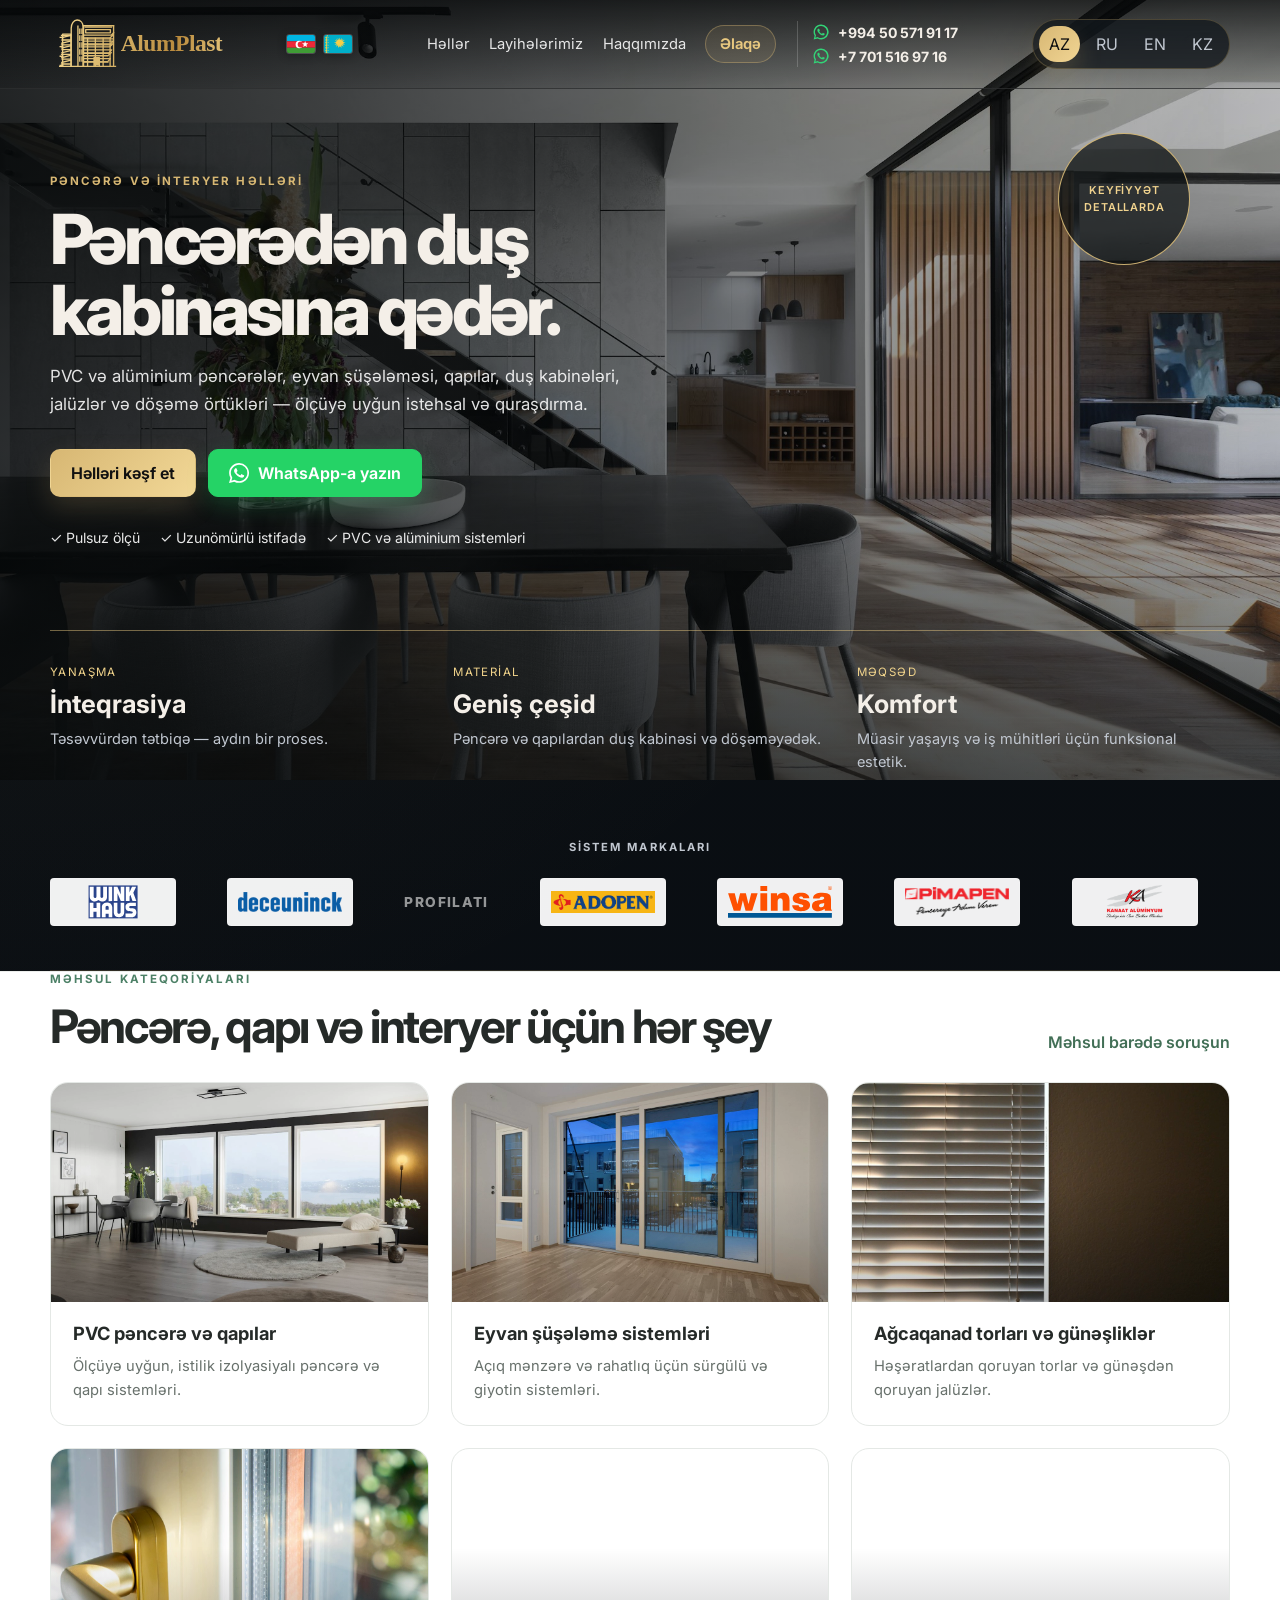
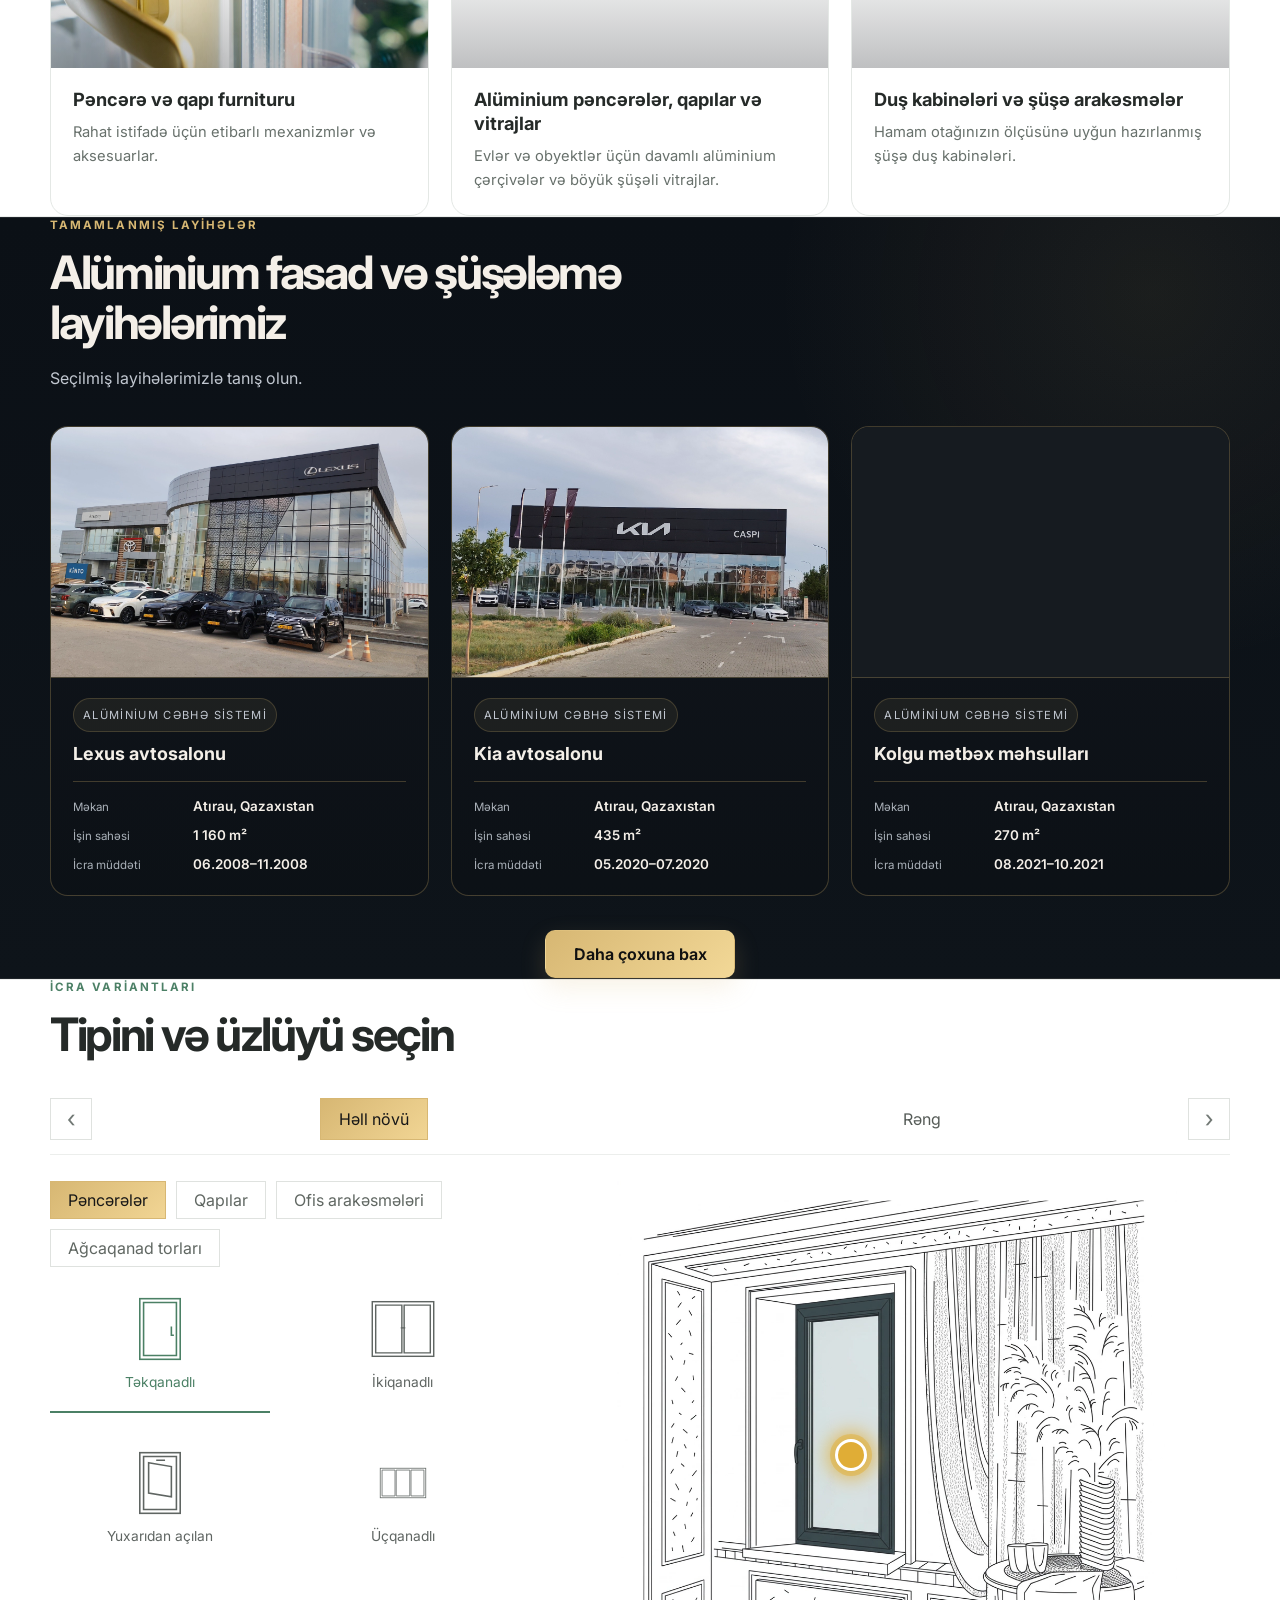
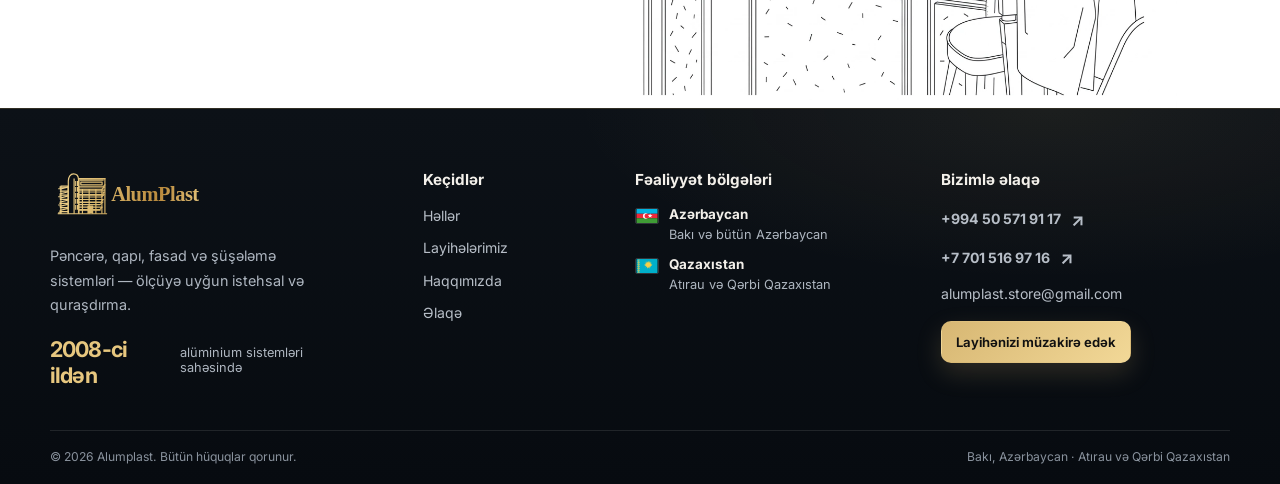
<file: index.html>
<!DOCTYPE html>
<html lang="az">
  <head>
    <meta charset="UTF-8" />
    <meta name="viewport" content="width=device-width, initial-scale=1.0" />
    <meta name="description" content="Alumplast layihələrindən nümunələr: PVC və alüminium pəncərə-qapılar, eyvan şüşələməsi, duş kabinələri və fasad sistemləri." />
    <meta property="og:title" content="Alumplast | PVC və alüminium pəncərələr, qapılar, fasadlar" />
    <meta property="og:description" content="Alumplast layihələrindən nümunələr: PVC və alüminium pəncərə-qapılar, eyvan şüşələməsi, duş kabinələri və fasad sistemləri." />
    <meta property="og:type" content="website" />
    <meta property="og:locale" content="az_AZ" />
    <title>Alumplast | PVC və alüminium pəncərələr, qapılar, fasadlar</title>
    <link rel="preload" as="image" href="assets/hero-glazing.webp?v=5" fetchpriority="high" />
    <link rel="preload" as="image" href="assets/finishes/window-single-open.webp?v=5" fetchpriority="low" />
    <link rel="preconnect" href="https://fonts.googleapis.com" />
    <link rel="preconnect" href="https://fonts.gstatic.com" crossorigin />
    <link rel="preload" as="style" href="https://fonts.googleapis.com/css2?family=Inter:wght@400;500;600;700;800;900&display=swap" onload="this.onload=null;this.rel='stylesheet'" />
    <noscript><link href="https://fonts.googleapis.com/css2?family=Inter:wght@400;500;600;700;800;900&display=swap" rel="stylesheet" /></noscript>
    <link rel="stylesheet" href="styles.css?v=9" />
  </head>
  <body>
    <div class="site-shell">
      <header class="topbar container">
        <div class="brand-lockup">
          <a class="brand" href="#top" aria-label="Alumplast home">
                    <img src="assets/logo.svg" alt="Alumplast logo" />
                  </a>
          <div class="country-flags" aria-label="Azərbaycan və Qazaxıstan bayraqları" data-i18n-aria-label="header.flags">
                    <img src="assets/flags/azerbaijan.svg" alt="Azərbaycan bayrağı" data-i18n-alt="header.flagAz" width="30" height="20" />
                    <img src="assets/flags/kazakhstan.svg" alt="Qazaxıstan bayrağı" data-i18n-alt="header.flagKz" width="30" height="20" />
                  </div>
        </div>

        <nav class="main-nav" aria-label="Əsas menyu" data-i18n-aria-label="nav.label">
          <a href="#solutions" class="nav-link">Həllər</a>
          <a href="projects.html" class="nav-link" data-i18n="nav.projects">Layihələrimiz</a>
          <a href="about.html" class="nav-link" data-i18n="nav.about">Haqqımızda</a>
          <a href="contact.html" class="nav-link nav-contact" data-i18n="nav.contact">Əlaqə</a>
          <div class="header-phone-list">
            <a href="https://wa.me/994505719117" class="header-phone" target="_blank" rel="noopener noreferrer" aria-label="WhatsApp +994 50 571 91 17" data-i18n-aria-label="header.whatsapp"><svg viewBox="0 0 24 24" aria-hidden="true"><path d="M12.04 2a9.85 9.85 0 0 0-8.48 14.86L2.2 22l5.3-1.39A9.91 9.91 0 1 0 12.04 2Zm0 17.98a8.05 8.05 0 0 1-4.1-1.12l-.3-.18-3.14.82.84-3.06-.2-.31a8.04 8.04 0 1 1 6.9 3.85Zm4.42-6.03c-.24-.12-1.42-.7-1.64-.78-.22-.08-.38-.12-.54.12-.16.24-.62.78-.76.94-.14.16-.28.18-.52.06-.24-.12-1.02-.38-1.95-1.2-.72-.64-1.2-1.42-1.34-1.66-.14-.24-.02-.37.1-.49.1-.1.24-.28.36-.42.12-.14.16-.24.24-.4.08-.16.04-.3-.02-.42-.06-.12-.54-1.3-.74-1.78-.2-.46-.4-.4-.54-.4h-.46c-.16 0-.42.06-.64.3-.22.24-.84.82-.84 2s.86 2.32.98 2.48c.12.16 1.7 2.6 4.12 3.64.58.25 1.03.4 1.38.51.58.18 1.1.15 1.52.09.46-.07 1.42-.58 1.62-1.14.2-.56.2-1.04.14-1.14-.06-.1-.22-.16-.46-.28Z"/></svg><span>+994 50 571 91 17</span></a>
            <a href="https://wa.me/77015169716" class="header-phone" target="_blank" rel="noopener noreferrer" aria-label="WhatsApp +7 701 516 97 16" data-i18n-aria-label="header.whatsappKz"><svg viewBox="0 0 24 24" aria-hidden="true"><path d="M12.04 2a9.85 9.85 0 0 0-8.48 14.86L2.2 22l5.3-1.39A9.91 9.91 0 1 0 12.04 2Zm0 17.98a8.05 8.05 0 0 1-4.1-1.12l-.3-.18-3.14.82.84-3.06-.2-.31a8.04 8.04 0 1 1 6.9 3.85Zm4.42-6.03c-.24-.12-1.42-.7-1.64-.78-.22-.08-.38-.12-.54.12-.16.24-.62.78-.76.94-.14.16-.28.18-.52.06-.24-.12-1.02-.38-1.95-1.2-.72-.64-1.2-1.42-1.34-1.66-.14-.24-.02-.37.1-.49.1-.1.24-.28.36-.42.12-.14.16-.24.24-.4.08-.16.04-.3-.02-.42-.06-.12-.54-1.3-.74-1.78-.2-.46-.4-.4-.54-.4h-.46c-.16 0-.42.06-.64.3-.22.24-.84.82-.84 2s.86 2.32.98 2.48c.12.16 1.7 2.6 4.12 3.64.58.25 1.03.4 1.38.51.58.18 1.1.15 1.52.09.46-.07 1.42-.58 1.62-1.14.2-.56.2-1.04.14-1.14-.06-.1-.22-.16-.46-.28Z"/></svg><span>+7 701 516 97 16</span></a>
          </div>
        </nav>

        <div class="actions">
          <div class="lang-switcher" aria-label="Language switcher">
            <button class="lang-btn active" data-lang="az" aria-label="Azerbaijani">AZ</button>
            <button class="lang-btn" data-lang="ru" aria-label="Russian">RU</button>
            <button class="lang-btn" data-lang="en" aria-label="English">EN</button>
            <button class="lang-btn" data-lang="kk" aria-label="Kazakh">KZ</button>
          </div>
        </div>
      </header>

      <main id="top">
        <section class="hero container">
          <div class="hero-copy">
            <p class="eyebrow" data-i18n="home.eyebrow">Windows and interior solutions</p>
            <h1 data-i18n="home.title">From windows<br />to shower cabins.</h1>
            <p class="lead" data-i18n="home.subtitle">PVC and aluminium windows, balcony glazing, doors, shower cabins, blinds and flooring — made to measure and professionally installed.</p>

            <div class="hero-actions">
              <a href="#solutions" class="button button-primary" data-i18n="hero.primaryCta">Explore solutions</a>
              <a href="https://wa.me/" class="button button-tertiary whatsapp-button" target="_blank" rel="noopener noreferrer"><svg class="whatsapp-icon" viewBox="0 0 24 24" aria-hidden="true"><path d="M20.52 3.48A11.82 11.82 0 0 0 12.08 0C5.5 0 .14 5.36.14 11.94c0 2.1.55 4.15 1.6 5.96L.04 24l6.25-1.64a11.9 11.9 0 0 0 5.78 1.47h.01c6.58 0 11.94-5.36 11.94-11.94 0-3.19-1.24-6.19-3.5-8.41ZM12.08 21.8a9.9 9.9 0 0 1-5.05-1.39l-.36-.21-3.71.97.99-3.62-.24-.37a9.87 9.87 0 0 1-1.52-5.24c0-5.46 4.45-9.91 9.91-9.91 2.64 0 5.12 1.03 7 2.91a9.85 9.85 0 0 1 2.9 7c0 5.46-4.45 9.91-9.91 9.91Zm5.44-7.42c-.3-.15-1.75-.86-2.02-.96-.27-.1-.47-.15-.67.15-.2.3-.76.96-.94 1.16-.17.2-.35.22-.65.07-.3-.15-1.25-.46-2.38-1.47-.88-.79-1.47-1.76-1.64-2.06-.17-.3-.02-.46.13-.61.13-.13.3-.35.45-.52.15-.17.2-.3.3-.5.1-.2.05-.37-.02-.52-.08-.15-.67-1.61-.92-2.21-.24-.58-.48-.5-.67-.51h-.57c-.2 0-.52.07-.79.37-.27.3-1.04 1.01-1.04 2.47s1.07 2.87 1.22 3.07c.15.2 2.1 3.2 5.08 4.49.71.31 1.26.5 1.69.64.71.23 1.36.2 1.87.12.57-.08 1.75-.71 2-1.41.25-.69.25-1.29.17-1.41-.07-.13-.27-.2-.57-.35Z"/></svg><span data-i18n="hero.whatsapp">WhatsApp-a yazın</span></a>
            </div>

            <div class="hero-proof-line" aria-label="Advantages">
              <span data-i18n="hero.proof1">✓ Free measurement</span>
              <span data-i18n="hero.proof2">✓ Long-term durability</span>
              <span data-i18n="home.proof3">✓ PVC and aluminium systems</span>
            </div>

            <ul class="hero-meta" aria-label="Key metrics">
              <li>
                <strong data-i18n="hero.metric1Value">2008</strong>
                <span data-i18n="hero.metric1Label">Since foundation</span>
              </li>
              <li>
                <strong data-i18n="hero.metric2Value">A-Z</strong>
                <span data-i18n="hero.metric2Label">Design &amp; delivery</span>
              </li>
              <li>
                <strong data-i18n="hero.metric3Value">4</strong>
                <span data-i18n="hero.metric3Label">Languages</span>
              </li>
            </ul>
          </div>

          <div class="hero-visual" aria-label="Alumplast building visualization">
            <div class="hero-badge" data-i18n="hero.badge">Quality in detail</div>
            <div class="visual-frame">
              <div class="visual-window window-1"></div>
              <div class="visual-window window-2"></div>
              <div class="visual-window window-3"></div>
              <div class="visual-window window-4"></div>
              <div class="visual-rail rail-left"></div>
              <div class="visual-rail rail-right"></div>
              <div class="visual-glow"></div>
            </div>
            <div class="floating-card card-one">
              <span class="card-label" data-i18n="home.card1Label">Full product range</span>
              <strong data-i18n="home.card1Value">Made to measure</strong>
            </div>
            <div class="floating-card card-two">
              <span class="card-label" data-i18n="hero.card2Label">Execution</span>
              <strong data-i18n="hero.card2Value">Precise detailing</strong>
            </div>
          </div>
        </section>

        <section class="stats container" aria-label="Company overview">
          <div class="stat-block">
            <span class="stat-kicker" data-i18n="stats.kicker1">Approach</span>
            <strong data-i18n="stats.value1">Integrated</strong>
            <p data-i18n="stats.text1">From concept to implementation — one clear process.</p>
          </div>
          <div class="stat-block">
            <span class="stat-kicker" data-i18n="stats.kicker2">Material</span>
            <strong data-i18n="home.stat2Value">Complete range</strong>
            <p data-i18n="home.stat2Text">From windows and doors to shower cabins and floors.</p>
          </div>
          <div class="stat-block">
            <span class="stat-kicker" data-i18n="stats.kicker3">Focus</span>
            <strong data-i18n="stats.value3">Comfort</strong>
            <p data-i18n="stats.text3">Functional aesthetics for modern living and work spaces.</p>
          </div>
        </section>

        <section class="brand-strip container" aria-label="Profile and hardware brands">
          <p class="brand-strip-label" data-i18n="brands.label">Sistem markaları</p>
          <div class="brand-strip-list">
            <div class="brand-strip-track" role="list" aria-label="Winkhaus, Deceuninck, Profilati, Adopen, Winsa, Pimapen, Kanaat Aluminium, Alumil">
              <div class="brand-strip-group" role="presentation">
                <span class="brand-logo" role="listitem"><img src="assets/brands/winkhaus.svg" alt="Winkhaus" /></span>
                <span class="brand-logo" role="listitem"><img src="assets/brands/deceuninck.webp?v=5" alt="Deceuninck" /></span>
                <span class="brand-wordmark brand-profilati" role="listitem">PROFILATI</span>
                <span class="brand-logo" role="listitem"><img src="assets/brands/adopen.webp?v=5" alt="Adopen" /></span>
                <span class="brand-logo" role="listitem"><img src="assets/brands/winsa.svg" alt="Winsa" /></span>
                <span class="brand-logo" role="listitem"><img src="assets/brands/pimapen.webp?v=5" alt="Pimapen" /></span>
                <span class="brand-logo" role="listitem"><img src="assets/brands/kanaat.webp?v=5" alt="Kanaat Aluminium" /></span>
                <span class="brand-logo" role="listitem"><img src="assets/brands/alumil.svg" alt="Alumil" /></span>
              </div>
              <div class="brand-strip-group" aria-hidden="true">
                <span class="brand-logo"><img src="assets/brands/winkhaus.svg" alt="" /></span>
                <span class="brand-logo"><img src="assets/brands/deceuninck.webp?v=5" alt="" /></span>
                <span class="brand-wordmark brand-profilati">PROFILATI</span>
                <span class="brand-logo"><img src="assets/brands/adopen.webp?v=5" alt="" /></span>
                <span class="brand-logo"><img src="assets/brands/winsa.svg" alt="" /></span>
                <span class="brand-logo"><img src="assets/brands/pimapen.webp?v=5" alt="" /></span>
                <span class="brand-logo"><img src="assets/brands/kanaat.webp?v=5" alt="" /></span>
                <span class="brand-logo"><img src="assets/brands/alumil.svg" alt="" /></span>
              </div>
            </div>
          </div>
        </section>

        <section id="solutions" class="section section-alt">
          <div class="container">
            <div class="section-heading heading-inline">
              <div>
                <p class="eyebrow" data-i18n="catalog.eyebrow">Product range</p>
                <h2 data-i18n="catalog.title">Everything for windows, doors and interiors.</h2>
              </div>
              <a href="mailto:alumplast.store@gmail.com" class="text-link" data-i18n="catalog.link">Ask about a product</a>
            </div>

            <div class="card-grid">
              <article class="feature-card">
                <div class="catalog-visual"><img src="assets/products/pvc-windows.webp?v=5" alt="" loading="lazy" decoding="async" /></div>
                <div class="feature-card-body">
                  <h3 data-i18n="catalog.item1Title">PVC windows and doors</h3>
                  <p data-i18n="catalog.item1Text">Thermally efficient window and door systems made to measure.</p>
                </div>
              </article>
              <article class="feature-card">
                <div class="catalog-visual"><img src="assets/products/balcony-glazing.webp?v=5" alt="" loading="lazy" decoding="async" /></div>
                <div class="feature-card-body">
                  <h3 data-i18n="catalog.item2Title">Balcony glazing systems</h3>
                  <p data-i18n="catalog.item2Text">Sliding and guillotine systems for open views and everyday comfort.</p>
                </div>
              </article>
              <article class="feature-card">
                <div class="catalog-visual"><img src="assets/products/window-blinds.webp?v=5" alt="" loading="lazy" decoding="async" /></div>
                <div class="feature-card-body">
                  <h3 data-i18n="catalog.item3Title">Insect screens and blinds</h3>
                  <p data-i18n="catalog.item3Text">Practical shading and insect protection for windows and doors.</p>
                </div>
              </article>
              <article class="feature-card">
                <div class="catalog-visual"><img src="assets/products/window-hardware.webp?v=5" alt="" loading="lazy" decoding="async" /></div>
                <div class="feature-card-body">
                  <h3 data-i18n="catalog.item5Title">Window and door hardware</h3>
                  <p data-i18n="catalog.item5Text">Reliable fittings and mechanisms for smooth everyday use.</p>
                </div>
              </article>
              <article class="feature-card">
                <div class="catalog-visual"><img src="assets/products/aluminium-facade.webp?v=5" alt="" loading="lazy" decoding="async" /></div>
                <div class="feature-card-body">
                  <h3 data-i18n="catalog.item7Title">Aluminium windows, doors and facades</h3>
                  <p data-i18n="catalog.item7Text">Aluminium glazing, entrance and facade systems for modern buildings.</p>
                </div>
              </article>
              <article class="feature-card">
                <div class="catalog-visual"><img src="assets/products/shower-cabin.webp?v=5" alt="" loading="lazy" decoding="async" /></div>
                <div class="feature-card-body">
                  <h3 data-i18n="catalog.item8Title">Shower and WC cabins</h3>
                  <p data-i18n="catalog.item8Text">Custom-fit glass shower cabins and WC partitions.</p>
                </div>
              </article>
            </div>
          </div>
        </section>

        <section id="featured-projects" class="section projects-section" aria-labelledby="projects-title"><div class="container"><div class="section-heading projects-heading"><p class="eyebrow" data-i18n="projects.eyebrow">Tamamlanmış layihələr</p><h2 id="projects-title" data-i18n="projects.title">Alüminium fasad və şüşələmə layihələrimiz</h2><p class="projects-intro" data-i18n="projects.featuredIntro">Se&#231;ilmi&#351; layih&#601;l&#601;rimizl&#601; tan&#305;&#351; olun.</p></div><div class="project-grid"><article class="project-card"><a class="project-card-link" href="project-lexus.html" data-i18n-aria-label="projects.name1" aria-label="Lexus avtosalonu"><div class="project-visual"><img src="assets/projects/lexus-showroom.webp?v=5" alt="Lexus avtosalonu" data-i18n-alt="projects.alt1" loading="lazy" decoding="async" /></div><div class="project-body"><p class="project-tag" data-i18n="projects.tagFacade">Alüminium cəbhə sistemi</p><h3 data-i18n="projects.name1">Lexus avtosalonu</h3><dl class="project-meta"><div><dt data-i18n="projects.location">Məkan</dt><dd data-i18n="projects.locationAtyrau">Atırau, Qazaxıstan</dd></div><div><dt data-i18n="projects.area">İşin sahəsi</dt><dd>1 160 m²</dd></div><div><dt data-i18n="projects.period">İcra müddəti</dt><dd>06.2008–11.2008</dd></div></dl></div></a></article>
<article class="project-card"><a class="project-card-link" href="project-kia.html" data-i18n-aria-label="projects.name2" aria-label="Kia avtosalonu"><div class="project-visual"><img src="assets/projects/kia-showroom.webp?v=5" alt="Kia avtosalonu" data-i18n-alt="projects.alt2" loading="lazy" decoding="async" /></div><div class="project-body"><p class="project-tag" data-i18n="projects.tagFacade">Alüminium cəbhə sistemi</p><h3 data-i18n="projects.name2">Kia avtosalonu</h3><dl class="project-meta"><div><dt data-i18n="projects.location">Məkan</dt><dd data-i18n="projects.locationAtyrau">Atırau, Qazaxıstan</dd></div><div><dt data-i18n="projects.area">İşin sahəsi</dt><dd>435 m²</dd></div><div><dt data-i18n="projects.period">İcra müddəti</dt><dd>05.2020–07.2020</dd></div></dl></div></a></article>
<article class="project-card"><a class="project-card-link" href="project-kolgu.html" data-i18n-aria-label="projects.name3" aria-label="Kolgu mətbəx məhsulları"><div class="project-visual"><img src="assets/projects/kolgu-kitchen-showroom.webp?v=5" alt="Kolgu mətbəx məhsulları" data-i18n-alt="projects.alt3" loading="lazy" decoding="async" /></div><div class="project-body"><p class="project-tag" data-i18n="projects.tagFacade">Alüminium cəbhə sistemi</p><h3 data-i18n="projects.name3">Kolgu mətbəx məhsulları</h3><dl class="project-meta"><div><dt data-i18n="projects.location">Məkan</dt><dd data-i18n="projects.locationAtyrau">Atırau, Qazaxıstan</dd></div><div><dt data-i18n="projects.area">İşin sahəsi</dt><dd>270 m²</dd></div><div><dt data-i18n="projects.period">İcra müddəti</dt><dd>08.2021–10.2021</dd></div></dl></div></a></article></div><div class="project-more-wrap"><a class="button button-primary project-more" href="projects.html" data-i18n="projects.more">Daha çoxuna bax</a></div></div></section>

        <section class="section finish-section" id="finishes">
          <div class="container">
            <div class="section-heading">
              <p class="eyebrow" data-i18n="finish.eyebrow">Варианты исполнения</p>
              <h2 data-i18n="finish.title">Tipini və üzlüyü seçin</h2>
            </div>

            <nav class="finish-step-tabs" aria-label="Configuration steps" data-i18n-aria-label="finish.navigation">
              <button class="finish-step-arrow" type="button" data-step-direction="-1" aria-label="Previous step" data-i18n-aria-label="finish.previousStep">‹</button>
              <div class="finish-step-list" role="group">
                <button class="finish-step-tab is-active" type="button" data-finish-step="solution" aria-current="step" aria-pressed="true" data-i18n="finish.solutionType">Тип решения</button>
                <button class="finish-step-tab" type="button" data-finish-step="polymer" aria-pressed="false" data-i18n="finish.color">Цвет</button>
              </div>
              <button class="finish-step-arrow" type="button" data-step-direction="1" aria-label="Next step" data-i18n-aria-label="finish.nextStep">›</button>
            </nav>

            <div class="finish-configurator" data-product-type="windows" data-finish-step="solution">
              <div class="finish-controls">
                <section class="finish-panel" id="finish-panel-solution" data-i18n-aria-label="finish.solutionType">
                  <div class="finish-product-tabs" role="group" data-i18n-aria-label="finish.productType">
                    <button class="finish-product-tab is-active" type="button" data-product-type="windows" aria-pressed="true" data-i18n="finish.windows">Окна</button>
                    <button class="finish-product-tab" type="button" data-product-type="doors" aria-pressed="false" data-i18n="finish.doors">Двери</button>
                    <button class="finish-product-tab" type="button" data-product-type="partitions" aria-pressed="false" data-i18n="finish.partitions">Офисные перегородки</button>
                    <button class="finish-product-tab" type="button" data-product-type="mosquitoNets" aria-pressed="false" data-i18n="finish.mosquitoNets">Москитные сетки</button>
                  </div>
                  <div class="finish-window-options" role="group" data-i18n-aria-label="finish.solutionType">
                    <button class="finish-window-option is-active" type="button" data-window-type="single" aria-pressed="true">
                      <svg viewBox="0 0 38 52" aria-hidden="true"><rect x="3" y="2" width="32" height="48" /><path d="M6 5h26v42H6z" /><path d="M28 24v7h2" /></svg>
                      <span data-i18n="finish.single">Одностворчатое</span>
                    </button>
                    <button class="finish-window-option" type="button" data-window-type="double" aria-pressed="false">
                      <svg viewBox="0 0 58 52" aria-hidden="true"><rect x="2" y="2" width="54" height="48" /><path d="M5 5h23v42H5zM30 5h23v42H30zM27 25h4" /></svg>
                      <span data-i18n="finish.double">Двухстворчатое</span>
                    </button>
                    <button class="finish-window-option" type="button" data-window-type="tilt" aria-pressed="false">
                      <svg viewBox="0 0 38 52" aria-hidden="true"><rect x="3" y="2" width="32" height="48" /><path d="M6 5h26v42H6zM10 10l18 3v24l-18-3zM16 8h7" /></svg>
                      <span data-i18n="finish.tiltWindow">Откидное</span>
                    </button>
                    <button class="finish-window-option" type="button" data-window-type="triple" aria-pressed="false">
                      <svg viewBox="0 0 78 52" aria-hidden="true"><rect x="2" y="2" width="74" height="48" /><path d="M5 5h21v42H5zM28 5h22v42H28zM52 5h21v42H52z" /></svg>
                      <span data-i18n="finish.triple">Трёхстворчатое</span>
                    </button>
                  </div>
                  <div class="finish-door-options" role="group" data-i18n-aria-label="finish.doors" hidden>
                    <button class="finish-window-option" type="button" data-door-type="sliding" aria-pressed="false">
                      <svg viewBox="0 0 58 52" aria-hidden="true">
                        <rect x="2" y="2" width="54" height="48" />
                        <path d="M5 5h23v42H5zM30 5h23v42H30z" />
                        <path d="M13 26h12m-4-4 4 4-4 4M45 26H33m4-4-4 4 4 4" />
                      </svg>
                      <span data-i18n="finish.sliding">Раздвижная</span>
                    </button>
                    <button class="finish-window-option" type="button" data-door-type="single" aria-pressed="false">
                      <svg viewBox="0 0 38 52" aria-hidden="true"><rect x="3" y="2" width="32" height="48" /><path d="M6 5h26v42H6zM29 25v7h2" /></svg>
                      <span data-i18n="finish.singleDoor">Tek qapi</span>
                    </button>
                    <button class="finish-window-option" type="button" data-door-type="double" aria-pressed="false">
                      <svg viewBox="0 0 58 52" aria-hidden="true"><rect x="2" y="2" width="54" height="48" /><path d="M5 5h23v42H5zM30 5h23v42H30zM27 25h4" /></svg>
                      <span data-i18n="finish.doubleDoor">İkiqanadlı qapı</span>
                    </button>
                    <button class="finish-window-option" type="button" data-door-type="automatic" aria-pressed="false">
                      <svg viewBox="0 0 58 52" aria-hidden="true"><rect x="2" y="2" width="54" height="48" /><path d="M5 5h23v42H5zM30 5h23v42H30zM18 18l-6 8 6 8m22-16 6 8-6 8" /></svg>
                      <span data-i18n="finish.automaticDoor">Автоматические двери</span>
                    </button>
                    <button class="finish-window-option" type="button" data-door-type="antiPanic" aria-pressed="false">
                      <svg viewBox="0 0 58 52" aria-hidden="true"><rect x="8" y="2" width="42" height="48" /><path d="M12 5h34v42H12zM19 25h20m-4-4 4 4-4 4" /></svg>
                      <span data-i18n="finish.antiPanic">Антипаник</span>
                    </button>
                  </div>
                  <div class="finish-partition-options" role="group" data-i18n-aria-label="finish.partitions" hidden>
                    <button class="finish-window-option" type="button" data-partition-type="aluminium" aria-pressed="false">
                      <svg viewBox="0 0 58 52" aria-hidden="true"><rect x="2" y="2" width="54" height="48" /><path d="M5 5h15v42H5zM22 5h15v42H22zM39 5h14v42H39zM20 3v46m18-46v46" /></svg>
                      <span data-i18n="finish.aluminium">Алюминий</span>
                    </button>
                    <button class="finish-window-option" type="button" data-partition-type="plastic" aria-pressed="false">
                      <svg viewBox="0 0 58 52" aria-hidden="true"><rect x="2" y="2" width="54" height="48" /><path d="M5 5h15v42H5zM22 5h15v42H22zM39 5h14v42H39zM20 3v46m18-46v46" /></svg>
                      <span data-i18n="finish.plastic">Пластик</span>
                    </button>
                  </div>
                  <div class="finish-mosquito-options" role="group" data-i18n-aria-label="finish.mosquitoNets" hidden>
                    <button class="finish-window-option" type="button" data-mosquito-type="standard" aria-pressed="false">
                      <svg viewBox="0 0 58 52" aria-hidden="true"><rect x="4" y="2" width="50" height="48" /><path d="M8 6h42v40H8zM8 16h42M8 26h42M8 36h42M18 6v40M28 6v40M38 6v40" /></svg>
                      <span data-i18n="finish.mosquitoStandard">Обычная</span>
                    </button>
                    <button class="finish-window-option" type="button" data-mosquito-type="opening" aria-pressed="false">
                      <svg viewBox="0 0 58 52" aria-hidden="true"><rect x="4" y="2" width="50" height="48" /><path d="M8 6h42v40H8zM8 16h42M8 26h42M8 36h42M18 6v40M28 6v40M38 6v40M50 12l-8-5" /></svg>
                      <span data-i18n="finish.mosquitoOpening">Открывающаяся</span>
                    </button>
                    <button class="finish-window-option" type="button" data-mosquito-type="accordion" aria-pressed="false">
                      <svg viewBox="0 0 58 52" aria-hidden="true"><rect x="3" y="2" width="52" height="48" /><path d="M8 6h7v40H8zm7 0 8 4v32l-8 4m8-40 8 4v32l-8 4m8-40 8 4v32l-8 4m8-40 8-4v40l-8-4m8 0 8-4v32l-8-4" /></svg>
                      <span data-i18n="finish.mosquitoAccordion">Гармошка</span>
                    </button>
                  </div>
                </section>
                <section class="finish-color-panel" data-finish-panel="polymer" data-i18n-aria-label="finish.color" hidden>
                  <div class="finish-material-options" role="group" data-i18n-aria-label="finish.profileMaterial">
                    <button class="finish-material-option is-active" type="button" data-profile-material="aluminium" aria-pressed="true" data-i18n="finish.aluminium">Алюминий</button>
                    <button class="finish-material-option" type="button" data-profile-material="plastic" aria-pressed="false" data-i18n="finish.plastic">Пластик</button>
                  </div>
                  <p class="finish-color-description" data-i18n="finish.colorDescription">Выберите цвет профиля из доступных образцов.</p>
                  <div class="finish-material-color-set" data-material-colors="aluminium">
                    <div class="finish-color-options" role="group" data-i18n-aria-label="finish.colors">
                    <button class="finish-color-option is-active" type="button" data-profile-color="black" data-profile-image="assets/finishes/profile-coating-black.webp?v=5" aria-pressed="true">
                      <span class="finish-color-media"><span class="finish-color-swatch" aria-hidden="true"></span></span>
                      <span class="finish-color-name" data-i18n="finish.black">Чёрный</span>
                    </button>
                    <button class="finish-color-option" type="button" data-profile-color="grey" data-profile-image="assets/finishes/profile-coating-grey.webp?v=5" aria-pressed="false">
                      <span class="finish-color-media"><span class="finish-color-swatch" aria-hidden="true"></span></span>
                      <span class="finish-color-name" data-i18n="finish.grey">Серый</span>
                    </button>
                    <button class="finish-color-option" type="button" data-profile-color="brown" data-profile-image="assets/finishes/profile-coating-brown.webp?v=5" aria-pressed="false">
                      <span class="finish-color-media"><span class="finish-color-swatch" aria-hidden="true"></span></span>
                      <span class="finish-color-name" data-i18n="finish.brown">Коричневый</span>
                    </button>
                    <button class="finish-color-option" type="button" data-profile-color="anthracite" data-profile-image="assets/finishes/profile-coating-anthracite.webp?v=5" aria-pressed="false">
                      <span class="finish-color-media"><span class="finish-color-swatch" aria-hidden="true"></span></span>
                      <span class="finish-color-name" data-i18n="finish.anthracite">Антрацит</span>
                    </button>
                    <button class="finish-color-option" type="button" data-profile-color="white" data-profile-image="assets/finishes/profile-coating-white.webp?v=5" aria-pressed="false">
                      <span class="finish-color-media"><span class="finish-color-swatch" aria-hidden="true"></span></span>
                      <span class="finish-color-name" data-i18n="finish.white">Белый</span>
                    </button>
                    </div>
                    <div class="finish-color-facts">
                      <div class="finish-color-fact">
                        <strong data-i18n="finish.ralCount">200+</strong>
                        <span data-i18n="finish.ralCountLabel">цветов по каталогу RAL</span>
                      </div>
                      <p data-i18n="finish.polymerDescription">На выбор предоставляется 3 типа покрытий: матовое, глянцевое и муар.</p>
                    </div>
                  </div>
                  <div class="finish-material-color-set" data-material-colors="plastic" hidden>
                    <div class="finish-color-options" role="group" data-i18n-aria-label="finish.colors">
                      <button class="finish-color-option is-active" type="button" data-profile-color="mahogany" data-profile-image="assets/finishes/profile-plastic-mahogany.webp?v=5" aria-pressed="true">
                        <span class="finish-color-media"><span class="finish-color-swatch" aria-hidden="true"></span></span>
                        <span class="finish-color-name" data-i18n="finish.mahogany">Махагон</span>
                      </button>
                      <button class="finish-color-option" type="button" data-profile-color="whiteOak" data-profile-image="assets/finishes/profile-plastic-white-oak.webp?v=5" aria-pressed="false">
                        <span class="finish-color-media"><span class="finish-color-swatch" aria-hidden="true"></span></span>
                        <span class="finish-color-name" data-i18n="finish.whiteOak">Белый дуб</span>
                      </button>
                      <button class="finish-color-option" type="button" data-profile-color="walnut" data-profile-image="assets/finishes/profile-plastic-walnut.webp?v=5" aria-pressed="false">
                        <span class="finish-color-media"><span class="finish-color-swatch" aria-hidden="true"></span></span>
                        <span class="finish-color-name" data-i18n="finish.walnut">Орех</span>
                      </button>
                      <button class="finish-color-option" type="button" data-profile-color="anthracite" data-profile-image="assets/finishes/profile-plastic-anthracite.webp?v=5" aria-pressed="false">
                        <span class="finish-color-media"><span class="finish-color-swatch" aria-hidden="true"></span></span>
                        <span class="finish-color-name" data-i18n="finish.anthracite">Антрацит</span>
                      </button>
                      <button class="finish-color-option" type="button" data-profile-color="goldenOak" data-profile-image="assets/finishes/profile-plastic-golden-oak.webp?v=5" aria-pressed="false">
                        <span class="finish-color-media"><span class="finish-color-swatch" aria-hidden="true"></span></span>
                        <span class="finish-color-name" data-i18n="finish.goldenOak">Золотой дуб</span>
                      </button>
                    </div>
                    <div class="finish-color-facts">
                      <div class="finish-color-fact">
                        <strong data-i18n="finish.plasticColorCount">180+</strong>
                        <span data-i18n="finish.plasticColorCountLabel">цветов по каталогу</span>
                      </div>
                    </div>
                  </div>
                </section>
              </div>

              <div class="finish-preview">
                <div class="finish-type-photo-stage">
                  <div class="finish-window-visual" data-window-visual="single">
                    <img class="finish-type-photo is-active" data-window-photo="single" src="assets/finishes/window-single-anthracite.webp?v=5" data-alternate-src="assets/finishes/window-single-open.webp?v=5" alt="" loading="lazy" decoding="async" />
                    <button class="finish-door-hotspot finish-window-hotspot" type="button" aria-pressed="false" data-i18n-aria-label="finish.showOpenWindow"></button>
                  </div>
                  <div class="finish-window-visual" data-window-visual="double" hidden>
                    <img class="finish-type-photo" data-window-photo="double" src="assets/finishes/window-double-anthracite.webp?v=5" data-alternate-src="assets/finishes/window-double-open.webp?v=5" alt="" loading="lazy" decoding="async" />
                    <button class="finish-door-hotspot finish-window-hotspot finish-double-window-hotspot" type="button" aria-pressed="false" data-i18n-aria-label="finish.showOpenWindow"></button>
                  </div>
                  <div class="finish-window-visual" data-window-visual="tilt" hidden>
                    <img class="finish-type-photo" data-window-photo="tilt" src="assets/finishes/window-tilt.webp?v=5" data-alternate-src="assets/finishes/window-tilt-open.webp?v=5" alt="" loading="lazy" decoding="async" />
                    <button class="finish-door-hotspot finish-window-hotspot finish-tilt-window-hotspot" type="button" aria-pressed="false" data-i18n-aria-label="finish.showOpenWindow"></button>
                  </div>
                  <div class="finish-window-visual" data-window-visual="triple" hidden>
                    <img class="finish-type-photo" data-window-photo="triple" src="assets/finishes/window-triple.webp?v=5" data-alternate-src="assets/finishes/window-triple-open.webp?v=5" alt="" loading="lazy" decoding="async" />
                    <button class="finish-door-hotspot finish-window-hotspot finish-triple-window-hotspot" type="button" aria-pressed="false" data-i18n-aria-label="finish.showOpenWindow"></button>
                  </div>
                  <div class="finish-sliding-preview" data-door-photo="sliding" hidden>
                    <div class="finish-sliding-visual">
                      <img src="assets/finishes/sliding-door.webp?v=5" data-alternate-src="assets/finishes/sliding-door-open.webp?v=5" alt="" loading="lazy" decoding="async" />
                      <button class="finish-door-hotspot" type="button" aria-pressed="false" data-i18n-aria-label="finish.showAlternateDoor"></button>
                    </div>
                  </div>
                  <div class="finish-single-door-preview" data-door-photo="single" hidden>
                    <div class="finish-single-door-visual">
                      <img src="assets/finishes/single-door.webp?v=5" data-alternate-src="assets/finishes/single-door-open.webp?v=5" alt="" loading="lazy" decoding="async" />
                      <button class="finish-door-hotspot finish-single-door-hotspot" type="button" aria-pressed="false" data-i18n-aria-label="finish.showOpenSingleDoor"></button>
                    </div>
                  </div>
                  <div class="finish-double-door-preview" data-door-photo="double" hidden>
                    <div class="finish-double-door-visual">
                      <img src="assets/finishes/door-double.webp?v=5" data-alternate-src="assets/finishes/door-double-open.webp?v=5" alt="" loading="lazy" decoding="async" />
                      <button class="finish-door-hotspot finish-double-door-hotspot" type="button" aria-pressed="false" data-i18n-aria-label="finish.showOpenDoubleDoor"></button>
                    </div>
                  </div>
                  <div class="finish-automatic-door-preview" data-door-photo="automatic" hidden>
                    <div class="finish-automatic-door-visual">
                      <img src="assets/finishes/door-automatic.webp?v=5" data-alternate-src="assets/finishes/door-automatic-open.webp?v=5" alt="" loading="lazy" decoding="async" />
                      <button class="finish-door-hotspot finish-automatic-door-hotspot" type="button" aria-pressed="false" data-i18n-aria-label="finish.showOpenAutomaticDoor"></button>
                    </div>
                  </div>
                  <div class="finish-anti-panic-door-preview" data-door-photo="antiPanic" hidden>
                    <div class="finish-anti-panic-door-visual">
                      <img src="assets/finishes/door-anti-panic.webp?v=5" data-closed-src="assets/finishes/door-anti-panic.webp?v=5" data-alternate-src="assets/finishes/door-anti-panic-open.webp?v=5" alt="" loading="lazy" decoding="async" />
                      <button class="finish-door-hotspot finish-anti-panic-door-hotspot" type="button" aria-pressed="false" data-i18n-aria-label="finish.showOpenAntiPanicDoor"></button>
                    </div>
                  </div>
                  <div class="finish-partition-preview" hidden>
                    <div class="finish-partition-visual" data-partition-visual="aluminium" hidden>
                      <img src="assets/finishes/partition-aluminium.webp?v=5" data-closed-src="assets/finishes/partition-aluminium.webp?v=5" data-alternate-src="assets/finishes/partition-aluminium-open.webp?v=5" alt="" loading="lazy" decoding="async" />
                      <button class="finish-door-hotspot finish-partition-hotspot" type="button" aria-pressed="false" data-i18n-aria-label="finish.showOpenPartition"></button>
                    </div>
                    <div class="finish-partition-visual" data-partition-visual="plastic" hidden>
                      <img src="assets/finishes/partition-plastic.webp?v=5" data-closed-src="assets/finishes/partition-plastic.webp?v=5" data-alternate-src="assets/finishes/partition-plastic-open.webp?v=5" alt="" loading="lazy" decoding="async" />
                      <button class="finish-door-hotspot finish-partition-hotspot" type="button" aria-pressed="false" data-i18n-aria-label="finish.showOpenPartition"></button>
                    </div>
                  </div>
                  <div class="finish-mosquito-preview" data-mosquito-preview="standard" hidden>
                    <img src="assets/finishes/mosquito-net-standard.webp?v=5" alt="" loading="lazy" decoding="async" />
                  </div>
                  <div class="finish-mosquito-preview" data-mosquito-preview="opening" hidden>
                    <img src="assets/finishes/mosquito-net-opening.webp?v=5" alt="" loading="lazy" decoding="async" />
                  </div>
                  <div class="finish-mosquito-preview" data-mosquito-preview="accordion" hidden>
                    <div class="finish-mosquito-accordion-visual">
                      <img src="assets/finishes/mosquito-net-accordion.webp?v=5" data-closed-src="assets/finishes/mosquito-net-accordion.webp?v=5" data-alternate-src="assets/finishes/mosquito-net-accordion-open.webp?v=5" alt="" loading="lazy" decoding="async" />
                      <button class="finish-door-hotspot finish-mosquito-accordion-hotspot" type="button" aria-pressed="false" data-i18n-aria-label="finish.showOpenAccordionNet"></button>
                    </div>
                  </div>
                </div>
                <div class="finish-coating-preview" hidden>
                  <img src="assets/finishes/profile-coating-black.webp?v=5" alt="Чёрный профиль с полимерным покрытием" loading="lazy" decoding="async" />
                </div>
              </div>
            </div>
          </div>
        </section>

      </main>

      <footer class="site-footer">
  <div class="container">
    <div class="footer-main">
      <div class="footer-brand-block">
        <a class="footer-brand" href="index.html" aria-label="Alumplast"><img src="assets/logo.svg" alt="Alumplast" /></a>
        <p data-i18n="footer.text">Memarlıq, komfort və davamlılıq üçün alüminium sistemləri.</p>
        <span class="footer-since"><strong data-i18n="footer.since">2008-ci ildən</strong><span data-i18n="footer.sinceLabel">alüminium sistemləri sahəsində</span></span>
      </div>
      <div class="footer-column">
        <h2 data-i18n="footer.navTitle">Keçidlər</h2>
        <a href="index.html#solutions" data-i18n="nav.solutions">Həllər</a>
        <a href="projects.html" data-i18n="nav.projects">Layihələrimiz</a>
        <a href="about.html" data-i18n="nav.about">Haqqımızda</a>
        <a href="contact.html" data-i18n="nav.contact">Əlaqə</a>
      </div>
      <div class="footer-column footer-regions">
        <h2 data-i18n="footer.areas">Fəaliyyət bölgələri</h2>
        <div class="footer-region"><img src="assets/flags/azerbaijan.svg" alt="" width="24" height="16" /><div><strong data-i18n="footer.azerbaijan">Azərbaycan</strong><span data-i18n="footer.azCoverage">Bakı və bütün Azərbaycan</span></div></div>
        <div class="footer-region"><img src="assets/flags/kazakhstan.svg" alt="" width="24" height="16" /><div><strong data-i18n="footer.kazakhstan">Qazaxıstan</strong><span data-i18n="footer.kzCoverage">Atırau və Qərbi Qazaxıstan</span></div></div>
      </div>
      <div class="footer-column footer-contact">
        <h2 data-i18n="contactPage.eyebrow">Bizimlə əlaqə</h2>
        <a class="footer-contact-phone" href="https://wa.me/994505719117" target="_blank" rel="noopener noreferrer">+994 50 571 91 17 <span>↗</span></a>
        <a class="footer-contact-phone" href="https://wa.me/77015169716" target="_blank" rel="noopener noreferrer" aria-label="WhatsApp +7 701 516 97 16" data-i18n-aria-label="header.whatsappKz">+7 701 516 97 16 <span>&#8599;</span></a>
        <a class="footer-mail" href="mailto:alumplast.store@gmail.com">alumplast.store@gmail.com</a>
        <a class="button button-primary footer-cta" href="contact.html" data-i18n="footer.contactCta">Layihənizi müzakirə edək</a>
      </div>
    </div>
    <div class="footer-bottom">
      <p>© <span data-current-year>2026</span> Alumplast. <span data-i18n="footer.rights">Bütün hüquqlar qorunur.</span></p>
      <p data-i18n="footer.regionLine">Bakı, Azərbaycan · Atırau, Qazaxıstan</p>
    </div>
  </div>
</footer>
    </div>

    <script src="script.js?v=11"></script>
  </body>
</html>
</file>
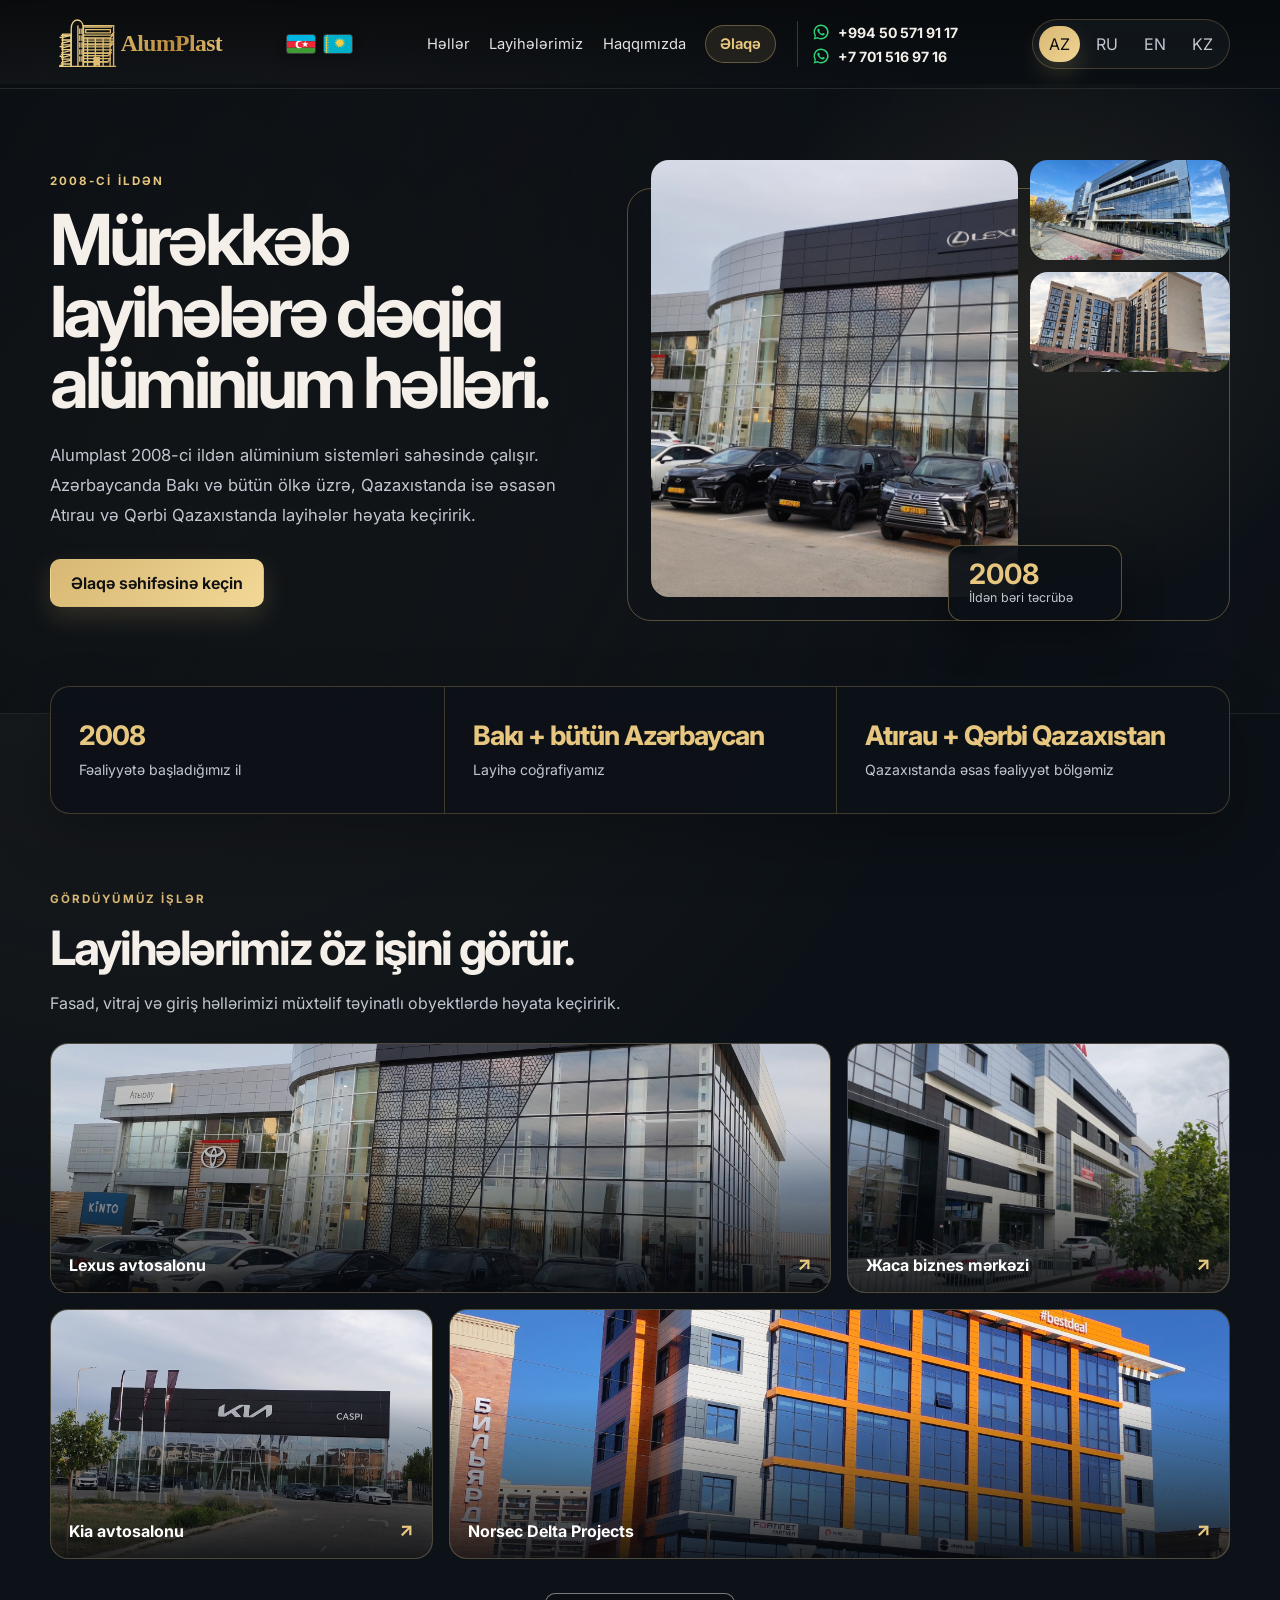
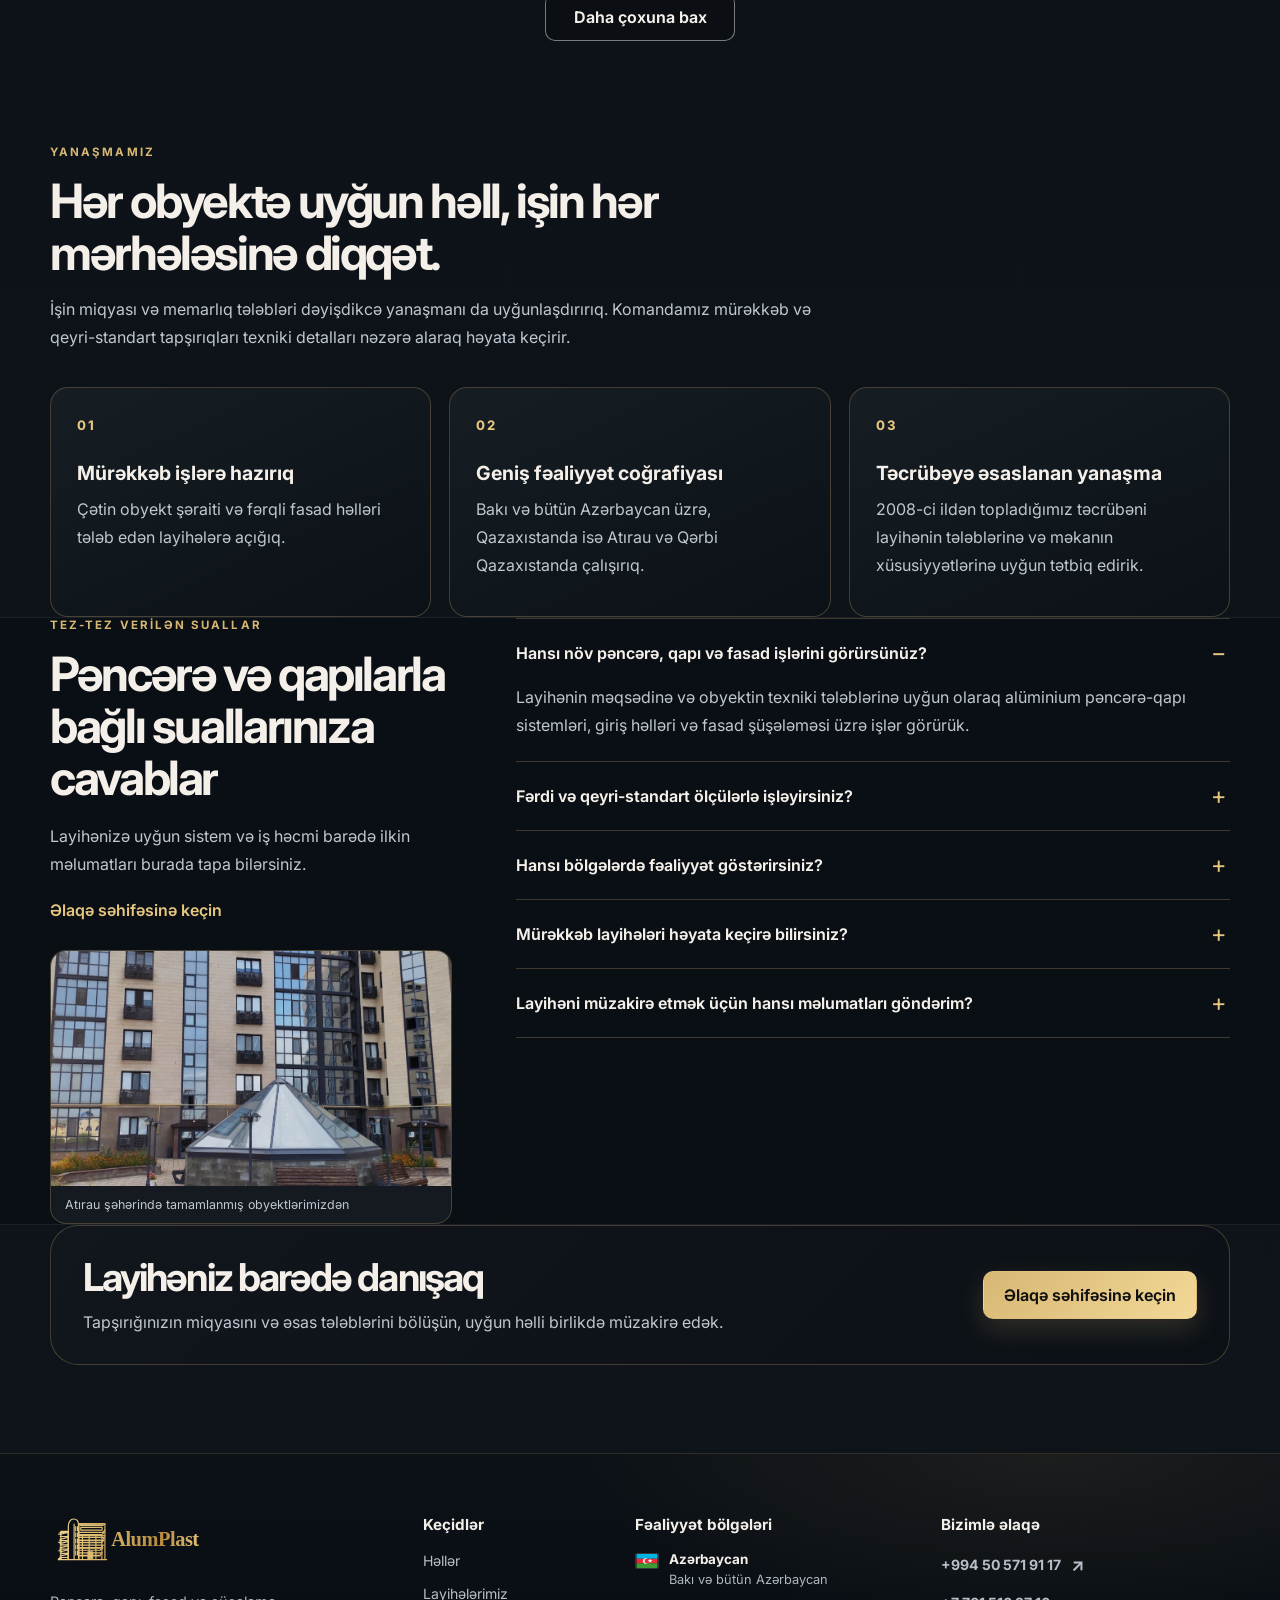
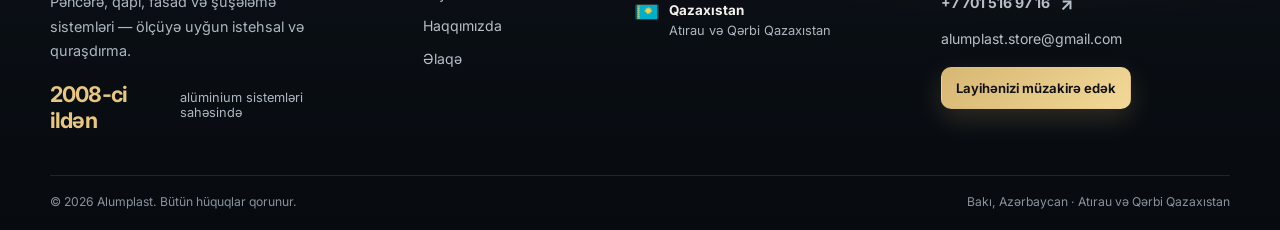
<file: about.html>
<!DOCTYPE html>
<html lang="az">
<head>
  <meta charset="UTF-8" />
  <meta name="viewport" content="width=device-width, initial-scale=1.0" />
  <meta name="description" content="Alumplast 2008-ci ildən Azərbaycanda, Bakı və bütün ölkə üzrə, eləcə də Qazaxıstanda Atırau və Qərbi Qazaxıstanda alüminium və şüşələmə layihələri həyata keçirir." />
  <meta property="og:title" content="Alumplast | Haqqımızda — alüminium layihələri 2008-dən" />
  <meta property="og:description" content="Bakı və bütün Azərbaycan, Atırau və Qərbi Qazaxıstanda alüminium sistemləri üzrə layihələr." />
  <meta property="og:type" content="website" />
  <meta property="og:locale" content="az_AZ" />
  <title>Alumplast | Haqqımızda — alüminium layihələri 2008-dən</title>
  <link rel="preconnect" href="https://fonts.googleapis.com" />
  <link rel="preconnect" href="https://fonts.gstatic.com" crossorigin />
  <link rel="preload" as="style" href="https://fonts.googleapis.com/css2?family=Inter:wght@400;500;600;700;800;900&display=swap" onload="this.onload=null;this.rel='stylesheet'" />
  <noscript><link href="https://fonts.googleapis.com/css2?family=Inter:wght@400;500;600;700;800;900&display=swap" rel="stylesheet" /></noscript>
  <link rel="stylesheet" href="styles.css?v=9" />
</head>
<body data-page="about">
  <div class="site-shell">
    <header class="topbar container">
      <div class="brand-lockup">
        <a class="brand" href="index.html" aria-label="Alumplast"><img src="assets/logo.svg" alt="Alumplast" /></a>
        <div class="country-flags" aria-label="Azərbaycan və Qazaxıstan bayraqları" data-i18n-aria-label="header.flags">
                  <img src="assets/flags/azerbaijan.svg" alt="Azərbaycan bayrağı" data-i18n-alt="header.flagAz" width="30" height="20" />
                  <img src="assets/flags/kazakhstan.svg" alt="Qazaxıstan bayrağı" data-i18n-alt="header.flagKz" width="30" height="20" />
                </div>
      </div>
      <nav class="main-nav" aria-label="Əsas menyu" data-i18n-aria-label="nav.label">
        <a href="index.html#solutions" class="nav-link" data-i18n="nav.solutions">Həllər</a>
          <a href="projects.html" class="nav-link" data-i18n="nav.projects">Layihələrimiz</a>
          <a href="about.html" class="nav-link" aria-current="page" data-i18n="nav.about">Haqqımızda</a>
          <a href="contact.html" class="nav-link nav-contact" data-i18n="nav.contact">Əlaqə</a>
          <div class="header-phone-list">
            <a href="https://wa.me/994505719117" class="header-phone" target="_blank" rel="noopener noreferrer" aria-label="WhatsApp +994 50 571 91 17" data-i18n-aria-label="header.whatsapp"><svg viewBox="0 0 24 24" aria-hidden="true"><path d="M12.04 2a9.85 9.85 0 0 0-8.48 14.86L2.2 22l5.3-1.39A9.91 9.91 0 1 0 12.04 2Zm0 17.98a8.05 8.05 0 0 1-4.1-1.12l-.3-.18-3.14.82.84-3.06-.2-.31a8.04 8.04 0 1 1 6.9 3.85Zm4.42-6.03c-.24-.12-1.42-.7-1.64-.78-.22-.08-.38-.12-.54.12-.16.24-.62.78-.76.94-.14.16-.28.18-.52.06-.24-.12-1.02-.38-1.95-1.2-.72-.64-1.2-1.42-1.34-1.66-.14-.24-.02-.37.1-.49.1-.1.24-.28.36-.42.12-.14.16-.24.24-.4.08-.16.04-.3-.02-.42-.06-.12-.54-1.3-.74-1.78-.2-.46-.4-.4-.54-.4h-.46c-.16 0-.42.06-.64.3-.22.24-.84.82-.84 2s.86 2.32.98 2.48c.12.16 1.7 2.6 4.12 3.64.58.25 1.03.4 1.38.51.58.18 1.1.15 1.52.09.46-.07 1.42-.58 1.62-1.14.2-.56.2-1.04.14-1.14-.06-.1-.22-.16-.46-.28Z"/></svg><span>+994 50 571 91 17</span></a>
            <a href="https://wa.me/77015169716" class="header-phone" target="_blank" rel="noopener noreferrer" aria-label="WhatsApp +7 701 516 97 16" data-i18n-aria-label="header.whatsappKz"><svg viewBox="0 0 24 24" aria-hidden="true"><path d="M12.04 2a9.85 9.85 0 0 0-8.48 14.86L2.2 22l5.3-1.39A9.91 9.91 0 1 0 12.04 2Zm0 17.98a8.05 8.05 0 0 1-4.1-1.12l-.3-.18-3.14.82.84-3.06-.2-.31a8.04 8.04 0 1 1 6.9 3.85Zm4.42-6.03c-.24-.12-1.42-.7-1.64-.78-.22-.08-.38-.12-.54.12-.16.24-.62.78-.76.94-.14.16-.28.18-.52.06-.24-.12-1.02-.38-1.95-1.2-.72-.64-1.2-1.42-1.34-1.66-.14-.24-.02-.37.1-.49.1-.1.24-.28.36-.42.12-.14.16-.24.24-.4.08-.16.04-.3-.02-.42-.06-.12-.54-1.3-.74-1.78-.2-.46-.4-.4-.54-.4h-.46c-.16 0-.42.06-.64.3-.22.24-.84.82-.84 2s.86 2.32.98 2.48c.12.16 1.7 2.6 4.12 3.64.58.25 1.03.4 1.38.51.58.18 1.1.15 1.52.09.46-.07 1.42-.58 1.62-1.14.2-.56.2-1.04.14-1.14-.06-.1-.22-.16-.46-.28Z"/></svg><span>+7 701 516 97 16</span></a>
          </div>
      </nav>
      <div class="actions"><div class="lang-switcher" aria-label="Language switcher">
        <button class="lang-btn active" data-lang="az" aria-label="Azerbaijani">AZ</button>
        <button class="lang-btn" data-lang="ru" aria-label="Russian">RU</button>
        <button class="lang-btn" data-lang="en" aria-label="English">EN</button>
        <button class="lang-btn" data-lang="kk" aria-label="Kazakh">KZ</button>
      </div></div>
    </header>

    <main class="info-page">
      <section class="company-hero">
        <div class="container company-hero-grid">
          <div class="company-hero-copy">
            <p class="eyebrow" data-i18n="aboutPage.eyebrow">2008-ci ildən</p>
            <h1 data-i18n="aboutPage.title">Mürəkkəb layihələrə dəqiq alüminium həlləri.</h1>
            <p class="company-hero-lead" data-i18n="aboutPage.intro">Alumplast 2008-ci ildən alüminium sistemləri sahəsində çalışır. Azərbaycanda Bakı və ölkənin müxtəlif bölgələrində, Qazaxıstanda isə əsasən Atırau və Qərbi Qazaxıstanda layihələr həyata keçiririk.</p>
            <a class="button button-primary" href="contact.html" data-i18n="aboutPage.ctaButton">Əlaqə səhifəsinə keçin</a>
          </div>
          <div class="company-hero-visual">
            <figure class="company-photo-main">
              <img src="assets/projects/lexus-showroom.webp" alt="Lexus avtosalonunun şüşəli fasadı" data-i18n-alt="projects.alt1" width="1600" height="1067" fetchpriority="high" />
            </figure>
            <div class="company-photo-stack">
              <figure><img src="assets/projects/zhasa-business-center.webp" alt="Жаса biznes mərkəzinin alüminium və şüşə fasadı" data-i18n-alt="projects.alt11" width="1200" height="800" loading="lazy" /></figure>
              <figure><img src="assets/projects/baspana-atyrau-1.webp" alt="Baspana yaşayış kompleksinin fasadı" data-i18n-alt="projects.alt9" width="1200" height="800" loading="lazy" /></figure>
            </div>
            <div class="company-hero-stamp"><strong>2008</strong><span data-i18n="aboutPage.photoStamp">İldən bəri təcrübə</span></div>
          </div>
        </div>
      </section>

      <section class="company-metrics container" aria-label="Fəaliyyət coğrafiyası">
        <article class="company-metric"><span class="company-metric-value" data-i18n="aboutPage.metricYear">2008</span><span class="company-metric-label" data-i18n="aboutPage.metricYearLabel">Fəaliyyətə başladığımız il</span></article>
        <article class="company-metric"><span class="company-metric-value" data-i18n="aboutPage.metricAzerbaijan">Bakı + bütün Azərbaycan</span><span class="company-metric-label" data-i18n="aboutPage.metricAzerbaijanLabel">Layihə coğrafiyamız</span></article>
        <article class="company-metric"><span class="company-metric-value" data-i18n="aboutPage.metricKazakhstan">Atırau + Qərbi Qazaxıstan</span><span class="company-metric-label" data-i18n="aboutPage.metricKazakhstanLabel">Qazaxıstanda əsas fəaliyyət bölgəmiz</span></article>
      </section>

      <section class="section company-work">
        <div class="container">
          <div class="section-heading company-work-heading">
            <p class="eyebrow" data-i18n="aboutPage.workEyebrow">Gördüyümüz işlər</p>
            <h2 data-i18n="aboutPage.workTitle">Layihələrimiz öz işini görür.</h2>
            <p class="projects-intro" data-i18n="aboutPage.workIntro">Fasad, vitraj və giriş həllərimizi müxtəlif təyinatlı obyektlərdə həyata keçiririk.</p>
          </div>
          <div class="company-work-grid">
            <a class="company-work-card company-work-card-wide" href="project-lexus.html">
              <img src="assets/projects/lexus-showroom.webp" alt="Lexus avtosalonunun şüşəli fasadı" data-i18n-alt="projects.alt1" width="1600" height="1067" loading="lazy" />
              <span class="company-work-caption"><span data-i18n="projects.name1">Lexus avtosalonu</span><span aria-hidden="true">↗</span></span>
            </a>
            <a class="company-work-card" href="project-zhasa.html">
              <img src="assets/projects/zhasa-business-center-side.webp" alt="Жаса biznes mərkəzinin fasadı" data-i18n-alt="projects.alt11" width="1200" height="800" loading="lazy" />
              <span class="company-work-caption"><span data-i18n="projects.name11">Жаса biznes mərkəzi</span><span aria-hidden="true">↗</span></span>
            </a>
            <a class="company-work-card" href="project-kia.html">
              <img src="assets/projects/kia-showroom.webp" alt="Kia avtosalonunun şüşəli fasadı" data-i18n-alt="projects.alt2" width="1200" height="800" loading="lazy" />
              <span class="company-work-caption"><span data-i18n="projects.name2">Kia avtosalonu</span><span aria-hidden="true">↗</span></span>
            </a>
            <a class="company-work-card company-work-card-wide" href="project-norsec.html">
              <img src="assets/projects/norsec-delta-center.webp" alt="Norsec Delta Projects mərkəzinin fasadı" data-i18n-alt="projects.alt4" width="1200" height="800" loading="lazy" />
              <span class="company-work-caption"><span data-i18n="projects.name4">Norsec Delta Projects</span><span aria-hidden="true">↗</span></span>
            </a>
          </div>
          <div class="project-more-wrap"><a class="button button-secondary project-more" href="projects.html" data-i18n="projects.more">Daha çoxuna bax</a></div>
        </div>
      </section>

      <section class="section company-approach">
        <div class="container">
          <div class="section-heading company-section-heading">
            <p class="eyebrow" data-i18n="aboutPage.approachEyebrow">Yanaşmamız</p>
            <h2 data-i18n="aboutPage.approachTitle">Hər obyektə uyğun həll, işin hər mərhələsinə diqqət.</h2>
            <p class="projects-intro" data-i18n="aboutPage.approachText">İşin miqyası və memarlıq tələbləri dəyişdikcə yanaşmanı da uyğunlaşdırırıq. Komandamız mürəkkəb və qeyri-standart tapşırıqları texniki detalları nəzərə alaraq həyata keçirir.</p>
          </div>
          <div class="company-principles">
            <article class="company-principle"><span class="principle-index">01</span><h3 data-i18n="aboutPage.point1Title">Mürəkkəb işlərə hazırıq</h3><p data-i18n="aboutPage.point1Text">Çətin obyekt şəraiti və fərqli fasad həlləri tələb edən layihələrə açığıq.</p></article>
            <article class="company-principle"><span class="principle-index">02</span><h3 data-i18n="aboutPage.point2Title">Geniş fəaliyyət coğrafiyası</h3><p data-i18n="aboutPage.point2Text">Bakı və bütün Azərbaycan üzrə, Qazaxıstanda isə Atırau və Qərbi Qazaxıstanda çalışırıq.</p></article>
            <article class="company-principle"><span class="principle-index">03</span><h3 data-i18n="aboutPage.point3Title">Təcrübəyə əsaslanan yanaşma</h3><p data-i18n="aboutPage.point3Text">2008-ci ildən topladığımız təcrübəni layihənin tələblərinə və məkanın xüsusiyyətlərinə uyğun tətbiq edirik.</p></article>
          </div>
        </div>
      </section>

      <section class="section company-faq" aria-labelledby="company-faq-title">
        <div class="container company-faq-grid">
          <div class="company-faq-intro">
            <p class="eyebrow" data-i18n="aboutPage.faqEyebrow">Tez-tez verilən suallar</p>
            <h2 id="company-faq-title" data-i18n="aboutPage.faqTitle">Pəncərə və qapılarla bağlı suallarınıza cavablar</h2>
            <p data-i18n="aboutPage.faqIntro">Layihənizə uyğun sistem və iş həcmi barədə ilkin məlumatları burada tapa bilərsiniz.</p>
            <a class="text-link" href="contact.html" data-i18n="aboutPage.ctaButton">Əlaqə səhifəsinə keçin</a>
            <figure class="company-faq-photo">
              <img src="assets/projects/baspana-atyrau-8.webp" alt="Baspana yaşayış kompleksinin həyəti" data-i18n-alt="projects.alt9" width="1200" height="800" loading="lazy" />
              <figcaption data-i18n="aboutPage.faqPhotoCaption">Atırau şəhərində tamamlanmış obyektlərimizdən</figcaption>
            </figure>
          </div>
          <div class="company-faq-list">
            <details class="company-faq-item" open><summary data-i18n="aboutPage.question1">Hansı növ pəncərə, qapı və fasad işlərini görürsünüz?</summary><p data-i18n="aboutPage.answer1">Layihənin məqsədinə və obyektin texniki tələblərinə uyğun olaraq alüminium pəncərə-qapı sistemləri, giriş həlləri və fasad şüşələməsi üzrə işlər görürük.</p></details>
            <details class="company-faq-item"><summary data-i18n="aboutPage.question2">Fərdi və qeyri-standart ölçülərlə işləyirsiniz?</summary><p data-i18n="aboutPage.answer2">Bəli. Hər obyektin ölçüləri və memarlıq tələbləri fərqlidir. Tapşırığın detallarını öyrənib layihəyə uyğun həlli nəzərdən keçiririk.</p></details>
            <details class="company-faq-item"><summary data-i18n="aboutPage.question3">Hansı bölgələrdə fəaliyyət göstərirsiniz?</summary><p data-i18n="aboutPage.answer3">Azərbaycanda Bakı və bütün ölkə üzrə, Qazaxıstanda isə Atırau və Qərbi Qazaxıstanda çalışırıq.</p></details>
            <details class="company-faq-item"><summary data-i18n="aboutPage.question4">Mürəkkəb layihələri həyata keçirə bilirsiniz?</summary><p data-i18n="aboutPage.answer4">Mürəkkəb və çətinlik dərəcəsi yüksək olan işləri də qəbul edirik. Tapşırığın xüsusiyyətlərini öyrənib uyğun yanaşmanı müəyyənləşdiririk.</p></details>
            <details class="company-faq-item"><summary data-i18n="aboutPage.question5">Layihəni müzakirə etmək üçün hansı məlumatları göndərim?</summary><p data-i18n="aboutPage.answer5">Obyektin yerləşdiyi bölgəni, layihə təsvirini, mövcud ölçü və çertyojları, eləcə də istəklərinizi paylaşın. Bu məlumatlar ilkin müzakirəni asanlaşdıracaq.</p></details>
          </div>
        </div>
      </section>

      <section class="company-cta-wrap container">
        <div class="cta-panel company-cta">
          <div><h2 data-i18n="aboutPage.ctaTitle">Layihəniz barədə danışaq</h2><p data-i18n="aboutPage.ctaText">Tapşırığınızın miqyasını və əsas tələblərini bölüşün, uyğun həlli birlikdə müzakirə edək.</p></div>
          <a class="button button-primary" href="contact.html" data-i18n="aboutPage.ctaButton">Əlaqə səhifəsinə keçin</a>
        </div>
      </section>
    </main>

    <footer class="site-footer">
  <div class="container">
    <div class="footer-main">
      <div class="footer-brand-block">
        <a class="footer-brand" href="index.html" aria-label="Alumplast"><img src="assets/logo.svg" alt="Alumplast" /></a>
        <p data-i18n="footer.text">Memarlıq, komfort və davamlılıq üçün alüminium sistemləri.</p>
        <span class="footer-since"><strong data-i18n="footer.since">2008-ci ildən</strong><span data-i18n="footer.sinceLabel">alüminium sistemləri sahəsində</span></span>
      </div>
      <div class="footer-column">
        <h2 data-i18n="footer.navTitle">Keçidlər</h2>
        <a href="index.html#solutions" data-i18n="nav.solutions">Həllər</a>
        <a href="projects.html" data-i18n="nav.projects">Layihələrimiz</a>
        <a href="about.html" data-i18n="nav.about">Haqqımızda</a>
        <a href="contact.html" data-i18n="nav.contact">Əlaqə</a>
      </div>
      <div class="footer-column footer-regions">
        <h2 data-i18n="footer.areas">Fəaliyyət bölgələri</h2>
        <div class="footer-region"><img src="assets/flags/azerbaijan.svg" alt="" width="24" height="16" /><div><strong data-i18n="footer.azerbaijan">Azərbaycan</strong><span data-i18n="footer.azCoverage">Bakı və bütün Azərbaycan</span></div></div>
        <div class="footer-region"><img src="assets/flags/kazakhstan.svg" alt="" width="24" height="16" /><div><strong data-i18n="footer.kazakhstan">Qazaxıstan</strong><span data-i18n="footer.kzCoverage">Atırau və Qərbi Qazaxıstan</span></div></div>
      </div>
      <div class="footer-column footer-contact">
        <h2 data-i18n="contactPage.eyebrow">Bizimlə əlaqə</h2>
        <a class="footer-contact-phone" href="https://wa.me/994505719117" target="_blank" rel="noopener noreferrer">+994 50 571 91 17 <span>↗</span></a>
        <a class="footer-contact-phone" href="https://wa.me/77015169716" target="_blank" rel="noopener noreferrer" aria-label="WhatsApp +7 701 516 97 16" data-i18n-aria-label="header.whatsappKz">+7 701 516 97 16 <span>&#8599;</span></a>
        <a class="footer-mail" href="mailto:alumplast.store@gmail.com">alumplast.store@gmail.com</a>
        <a class="button button-primary footer-cta" href="contact.html" data-i18n="footer.contactCta">Layihənizi müzakirə edək</a>
      </div>
    </div>
    <div class="footer-bottom">
      <p>© <span data-current-year>2026</span> Alumplast. <span data-i18n="footer.rights">Bütün hüquqlar qorunur.</span></p>
      <p data-i18n="footer.regionLine">Bakı, Azərbaycan · Atırau, Qazaxıstan</p>
    </div>
  </div>
</footer>
  </div>
  <script src="script.js?v=11"></script>
</body>
</html>
</file>
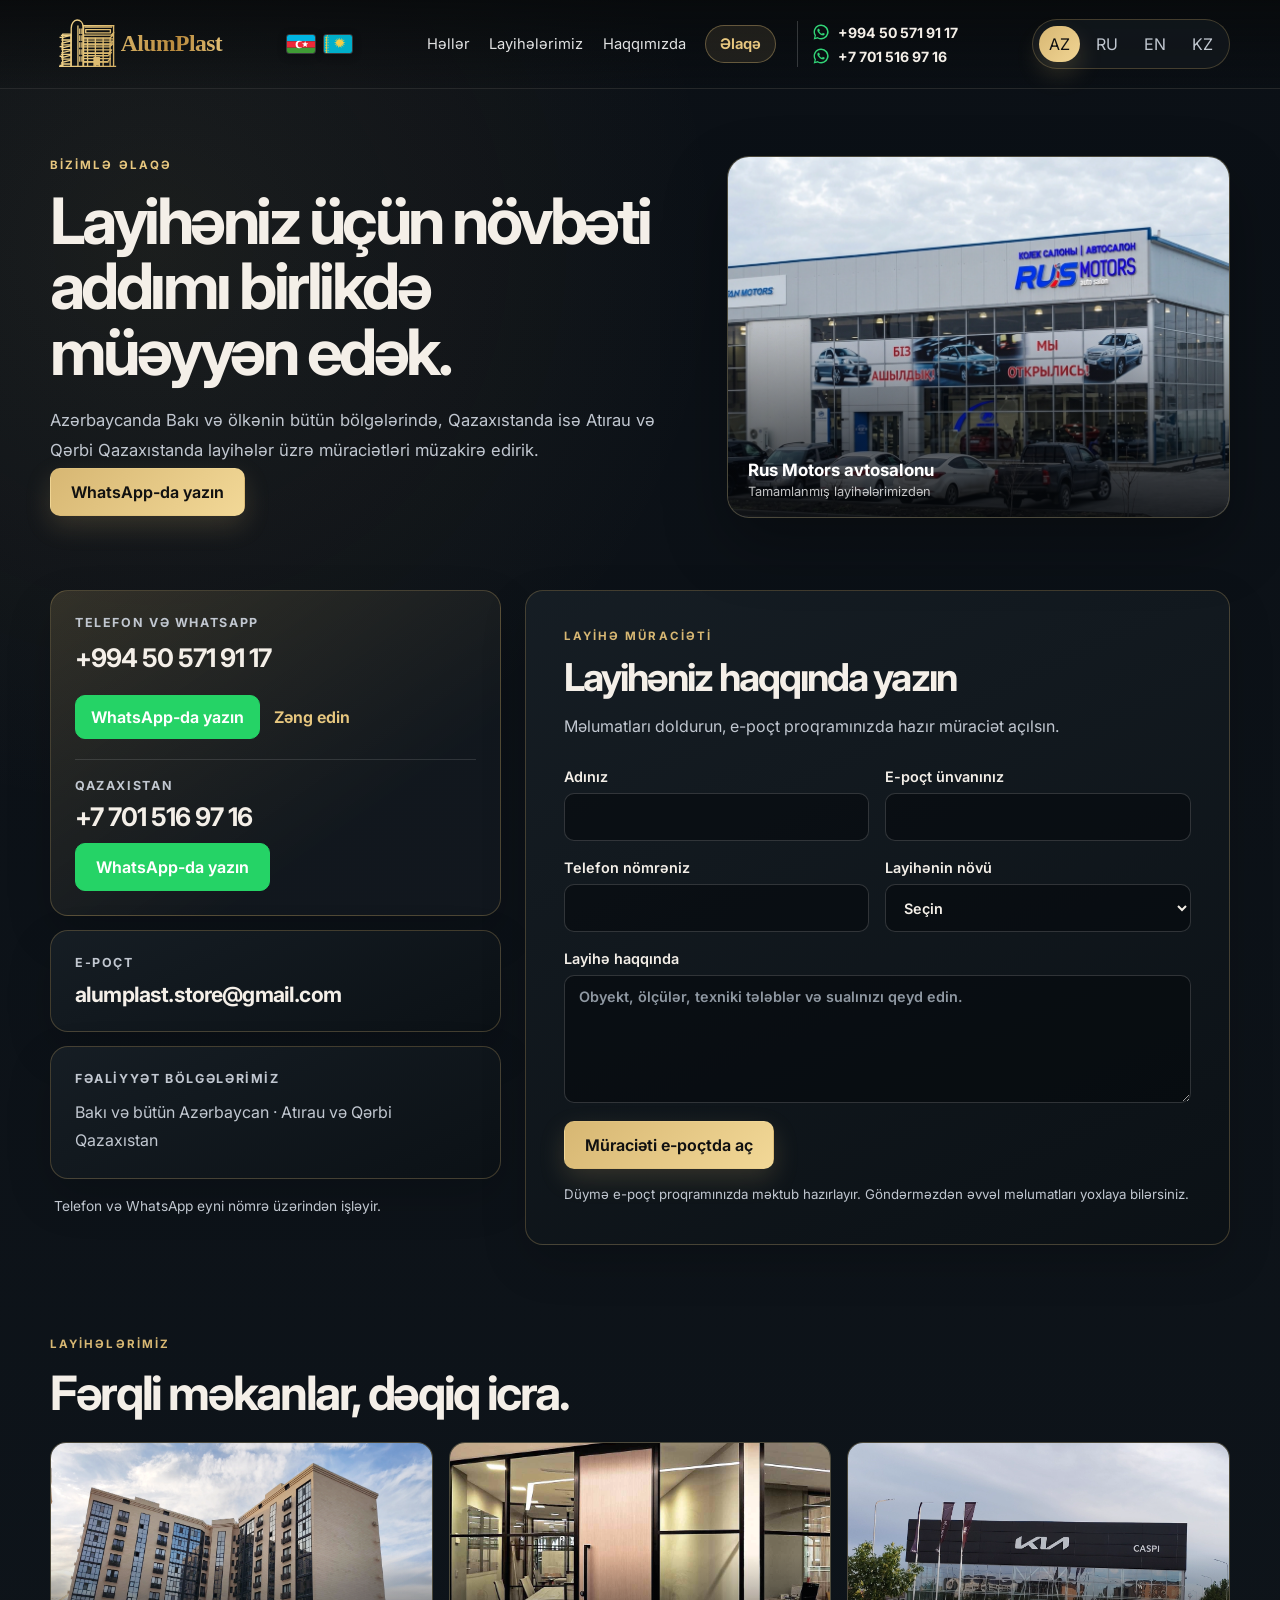
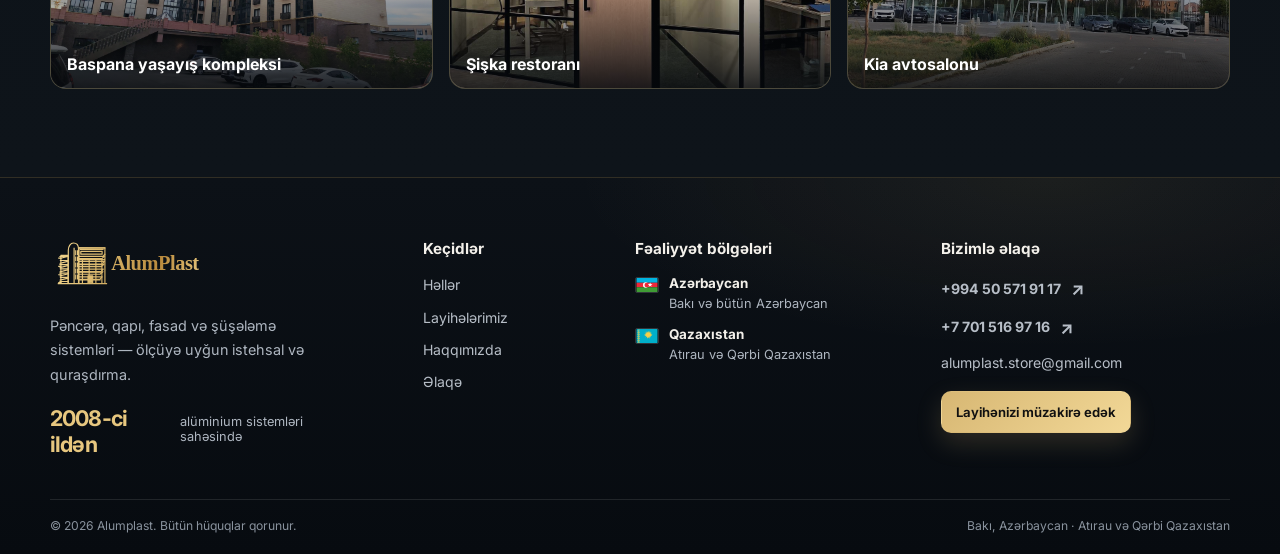
<file: contact.html>
<!DOCTYPE html>
<html lang="az">
<head>
  <meta charset="UTF-8" />
  <meta name="viewport" content="width=device-width, initial-scale=1.0" />
  <meta name="description" content="Alumplast ilə əlaqə saxlayın: alüminium sistemləri üzrə layihələrinizi Bakı və bütün Azərbaycan, Atırau və Qərbi Qazaxıstan bölgələrində müzakirə edin." />
  <meta property="og:title" content="Alumplast | Əlaqə — layihənizi müzakirə edək" />
  <meta property="og:description" content="Alumplast ilə əlaqə saxlayın: Bakı və bütün Azərbaycan, Atırau və Qərbi Qazaxıstan." />
  <meta property="og:type" content="website" />
  <meta property="og:locale" content="az_AZ" />
  <title>Alumplast | Əlaqə — layihənizi müzakirə edək</title>
  <link rel="preconnect" href="https://fonts.googleapis.com" />
  <link rel="preconnect" href="https://fonts.gstatic.com" crossorigin />
  <link rel="preload" as="style" href="https://fonts.googleapis.com/css2?family=Inter:wght@400;500;600;700;800;900&display=swap" onload="this.onload=null;this.rel='stylesheet'" />
  <noscript><link href="https://fonts.googleapis.com/css2?family=Inter:wght@400;500;600;700;800;900&display=swap" rel="stylesheet" /></noscript>
  <link rel="stylesheet" href="styles.css?v=9" />
</head>
<body data-page="contact">
  <div class="site-shell">
    <header class="topbar container">
      <div class="brand-lockup">
        <a class="brand" href="index.html" aria-label="Alumplast"><img src="assets/logo.svg" alt="Alumplast" /></a>
        <div class="country-flags" aria-label="Azərbaycan və Qazaxıstan bayraqları" data-i18n-aria-label="header.flags">
                  <img src="assets/flags/azerbaijan.svg" alt="Azərbaycan bayrağı" data-i18n-alt="header.flagAz" width="30" height="20" />
                  <img src="assets/flags/kazakhstan.svg" alt="Qazaxıstan bayrağı" data-i18n-alt="header.flagKz" width="30" height="20" />
                </div>
      </div>
      <nav class="main-nav" aria-label="Əsas menyu" data-i18n-aria-label="nav.label">
        <a href="index.html#solutions" class="nav-link" data-i18n="nav.solutions">Həllər</a>
          <a href="projects.html" class="nav-link" data-i18n="nav.projects">Layihələrimiz</a>
          <a href="about.html" class="nav-link" data-i18n="nav.about">Haqqımızda</a>
          <a href="contact.html" class="nav-link nav-contact" aria-current="page" data-i18n="nav.contact">Əlaqə</a>
          <div class="header-phone-list">
            <a href="https://wa.me/994505719117" class="header-phone" target="_blank" rel="noopener noreferrer" aria-label="WhatsApp +994 50 571 91 17" data-i18n-aria-label="header.whatsapp"><svg viewBox="0 0 24 24" aria-hidden="true"><path d="M12.04 2a9.85 9.85 0 0 0-8.48 14.86L2.2 22l5.3-1.39A9.91 9.91 0 1 0 12.04 2Zm0 17.98a8.05 8.05 0 0 1-4.1-1.12l-.3-.18-3.14.82.84-3.06-.2-.31a8.04 8.04 0 1 1 6.9 3.85Zm4.42-6.03c-.24-.12-1.42-.7-1.64-.78-.22-.08-.38-.12-.54.12-.16.24-.62.78-.76.94-.14.16-.28.18-.52.06-.24-.12-1.02-.38-1.95-1.2-.72-.64-1.2-1.42-1.34-1.66-.14-.24-.02-.37.1-.49.1-.1.24-.28.36-.42.12-.14.16-.24.24-.4.08-.16.04-.3-.02-.42-.06-.12-.54-1.3-.74-1.78-.2-.46-.4-.4-.54-.4h-.46c-.16 0-.42.06-.64.3-.22.24-.84.82-.84 2s.86 2.32.98 2.48c.12.16 1.7 2.6 4.12 3.64.58.25 1.03.4 1.38.51.58.18 1.1.15 1.52.09.46-.07 1.42-.58 1.62-1.14.2-.56.2-1.04.14-1.14-.06-.1-.22-.16-.46-.28Z"/></svg><span>+994 50 571 91 17</span></a>
            <a href="https://wa.me/77015169716" class="header-phone" target="_blank" rel="noopener noreferrer" aria-label="WhatsApp +7 701 516 97 16" data-i18n-aria-label="header.whatsappKz"><svg viewBox="0 0 24 24" aria-hidden="true"><path d="M12.04 2a9.85 9.85 0 0 0-8.48 14.86L2.2 22l5.3-1.39A9.91 9.91 0 1 0 12.04 2Zm0 17.98a8.05 8.05 0 0 1-4.1-1.12l-.3-.18-3.14.82.84-3.06-.2-.31a8.04 8.04 0 1 1 6.9 3.85Zm4.42-6.03c-.24-.12-1.42-.7-1.64-.78-.22-.08-.38-.12-.54.12-.16.24-.62.78-.76.94-.14.16-.28.18-.52.06-.24-.12-1.02-.38-1.95-1.2-.72-.64-1.2-1.42-1.34-1.66-.14-.24-.02-.37.1-.49.1-.1.24-.28.36-.42.12-.14.16-.24.24-.4.08-.16.04-.3-.02-.42-.06-.12-.54-1.3-.74-1.78-.2-.46-.4-.4-.54-.4h-.46c-.16 0-.42.06-.64.3-.22.24-.84.82-.84 2s.86 2.32.98 2.48c.12.16 1.7 2.6 4.12 3.64.58.25 1.03.4 1.38.51.58.18 1.1.15 1.52.09.46-.07 1.42-.58 1.62-1.14.2-.56.2-1.04.14-1.14-.06-.1-.22-.16-.46-.28Z"/></svg><span>+7 701 516 97 16</span></a>
          </div>
      </nav>
      <div class="actions"><div class="lang-switcher" aria-label="Language switcher">
        <button class="lang-btn active" data-lang="az" aria-label="Azerbaijani">AZ</button>
        <button class="lang-btn" data-lang="ru" aria-label="Russian">RU</button>
        <button class="lang-btn" data-lang="en" aria-label="English">EN</button>
        <button class="lang-btn" data-lang="kk" aria-label="Kazakh">KZ</button>
      </div></div>
    </header>

    <main class="info-page contact-page">
      <section class="contact-hero">
        <div class="container contact-hero-grid">
          <div class="contact-hero-copy">
            <p class="eyebrow" data-i18n="contactPage.eyebrow">Bizimlə əlaqə</p>
            <h1 data-i18n="contactPage.title">Layihəniz üçün növbəti addımı birlikdə müəyyən edək.</h1>
            <p class="contact-hero-lead" data-i18n="contactPage.intro">Azərbaycanda Bakı və ölkənin bütün bölgələrində, Qazaxıstanda isə Atırau və Qərbi Qazaxıstanda layihələr üzrə müraciətləri müzakirə edirik.</p>
            <a class="button button-primary contact-hero-cta" href="https://wa.me/994505719117" target="_blank" rel="noopener noreferrer" data-i18n="contactPage.whatsappCta">WhatsApp-da yazın</a>
          </div>
          <figure class="contact-hero-visual">
            <img src="assets/projects/rus-motors-showroom.webp" alt="Rus Motors avtosalonunun alüminium və şüşəli fasadı" data-i18n-alt="projects.alt10" width="1200" height="800" fetchpriority="high" />
            <figcaption><span data-i18n="projects.name10">Rus Motors avtosalonu</span><span data-i18n="contactPage.photoCaption">Tamamlanmış layihələrimizdən</span></figcaption>
          </figure>
        </div>
      </section>

      <section class="container contact-layout" id="contact-methods">
        <aside class="contact-details">
          <div class="contact-card contact-card-primary">
            <span class="contact-card-label" data-i18n="contactPage.phoneLabel">Telefon və WhatsApp</span>
            <a class="contact-card-value" href="tel:+994505719117">+994 50 571 91 17</a>
            <div class="contact-actions">
              <a class="button button-tertiary" href="https://wa.me/994505719117" target="_blank" rel="noopener noreferrer" data-i18n="contactPage.whatsappCta">WhatsApp-da yazın</a>
              <a class="contact-call-link" href="tel:+994505719117" data-i18n="contactPage.callCta">Zəng edin</a>
            </div>
            <div class="contact-secondary-number">
              <span class="contact-card-label" data-i18n="footer.kazakhstan">Qazaxıstan</span>
              <a class="contact-card-value" href="tel:+77015169716">+7 701 516 97 16</a>
              <a class="button button-tertiary contact-kz-whatsapp" href="https://wa.me/77015169716" target="_blank" rel="noopener noreferrer" aria-label="WhatsApp +7 701 516 97 16" data-i18n-aria-label="header.whatsappKz" data-i18n="contactPage.whatsappCta">WhatsApp-da yazın</a>
            </div>
          </div>
          <div class="contact-card">
            <span class="contact-card-label" data-i18n="contactPage.emailLabel">E-poçt</span>
            <a class="contact-card-value contact-email-value" href="mailto:alumplast.store@gmail.com">alumplast.store@gmail.com</a>
          </div>
          <div class="contact-card contact-coverage-card">
            <span class="contact-card-label" data-i18n="contactPage.coverageLabel">Fəaliyyət bölgələrimiz</span>
            <p data-i18n="contactPage.coverageText">Bakı və bütün Azərbaycan · Atırau və Qərbi Qazaxıstan</p>
          </div>
          <p class="contact-direct-note" data-i18n="contactPage.directNote">Telefon və WhatsApp eyni nömrə üzərindən işləyir.</p>
        </aside>

        <section class="contact-form-card">
          <div class="contact-form-heading">
            <p class="eyebrow" data-i18n="contactPage.formEyebrow">Layihə müraciəti</p>
            <h2 data-i18n="contactPage.formTitle">Layihəniz haqqında yazın</h2>
            <p data-i18n="contactPage.formIntro">Məlumatları doldurun, e-poçt proqramınızda hazır müraciət açılsın.</p>
          </div>
          <form class="contact-form" data-contact-form data-contact-email="alumplast.store@gmail.com">
            <div class="contact-form-row">
              <label><span data-i18n="contactPage.nameLabel">Adınız</span><input name="name" type="text" autocomplete="name" required /></label>
              <label><span data-i18n="contactPage.emailFieldLabel">E-poçt ünvanınız</span><input name="email" type="email" autocomplete="email" required /></label>
            </div>
            <div class="contact-form-row">
              <label><span data-i18n="contactPage.phoneFieldLabel">Telefon nömrəniz</span><input name="phone" type="tel" autocomplete="tel" /></label>
              <label><span data-i18n="contactPage.interestLabel">Layihənin növü</span><select name="interest" required>
                <option value="" data-i18n="contactPage.interestDefault">Seçin</option>
                <option value="facade" data-i18n="contactPage.interestFacade">Fasad və şüşələmə</option>
                <option value="windows" data-i18n="contactPage.interestWindows">Pəncərə və qapı sistemləri</option>
                <option value="other" data-i18n="contactPage.interestOther">Digər layihə</option>
              </select></label>
            </div>
            <label><span data-i18n="contactPage.messageLabel">Layihə haqqında</span><textarea name="message" rows="5" required data-i18n-placeholder="contactPage.messagePlaceholder" placeholder="Obyekt, ölçülər, texniki tələblər və sualınızı qeyd edin."></textarea></label>
            <button class="button button-primary contact-submit" type="submit" data-i18n="contactPage.submit">Müraciəti e-poçtda aç</button>
            <p class="contact-form-note" data-i18n="contactPage.formNote">Düymə e-poçt proqramınızda məktub hazırlayır. Göndərməzdən əvvəl məlumatları yoxlaya bilərsiniz.</p>
          </form>
        </section>
      </section>

      <section class="container contact-projects">
        <div class="section-heading contact-projects-heading">
          <p class="eyebrow" data-i18n="contactPage.workEyebrow">Layihələrimiz</p>
          <h2 data-i18n="contactPage.workTitle">Fərqli məkanlar, dəqiq icra.</h2>
        </div>
        <div class="contact-project-strip">
          <a class="contact-project-tile" href="project-baspana.html"><img src="assets/projects/baspana-atyrau-1.webp" alt="Baspana yaşayış kompleksinin fasadı" data-i18n-alt="projects.alt9" width="1200" height="800" loading="lazy" /><span data-i18n="projects.name9">Baspana yaşayış kompleksi</span></a>
          <a class="contact-project-tile" href="project-shishka.html"><img src="assets/projects/shishka-restaurant.webp" alt="Şişka restoranında daxili şüşələmə" data-i18n-alt="projects.alt7" width="1200" height="800" loading="lazy" /><span data-i18n="projects.name7">Şişka restoranı</span></a>
          <a class="contact-project-tile" href="project-kia.html"><img src="assets/projects/kia-showroom.webp" alt="Kia avtosalonunun şüşəli fasadı" data-i18n-alt="projects.alt2" width="1200" height="800" loading="lazy" /><span data-i18n="projects.name2">Kia avtosalonu</span></a>
        </div>
      </section>
    </main>

    <footer class="site-footer">
  <div class="container">
    <div class="footer-main">
      <div class="footer-brand-block">
        <a class="footer-brand" href="index.html" aria-label="Alumplast"><img src="assets/logo.svg" alt="Alumplast" /></a>
        <p data-i18n="footer.text">Memarlıq, komfort və davamlılıq üçün alüminium sistemləri.</p>
        <span class="footer-since"><strong data-i18n="footer.since">2008-ci ildən</strong><span data-i18n="footer.sinceLabel">alüminium sistemləri sahəsində</span></span>
      </div>
      <div class="footer-column">
        <h2 data-i18n="footer.navTitle">Keçidlər</h2>
        <a href="index.html#solutions" data-i18n="nav.solutions">Həllər</a>
        <a href="projects.html" data-i18n="nav.projects">Layihələrimiz</a>
        <a href="about.html" data-i18n="nav.about">Haqqımızda</a>
        <a href="contact.html" data-i18n="nav.contact">Əlaqə</a>
      </div>
      <div class="footer-column footer-regions">
        <h2 data-i18n="footer.areas">Fəaliyyət bölgələri</h2>
        <div class="footer-region"><img src="assets/flags/azerbaijan.svg" alt="" width="24" height="16" /><div><strong data-i18n="footer.azerbaijan">Azərbaycan</strong><span data-i18n="footer.azCoverage">Bakı və bütün Azərbaycan</span></div></div>
        <div class="footer-region"><img src="assets/flags/kazakhstan.svg" alt="" width="24" height="16" /><div><strong data-i18n="footer.kazakhstan">Qazaxıstan</strong><span data-i18n="footer.kzCoverage">Atırau və Qərbi Qazaxıstan</span></div></div>
      </div>
      <div class="footer-column footer-contact">
        <h2 data-i18n="contactPage.eyebrow">Bizimlə əlaqə</h2>
        <a class="footer-contact-phone" href="https://wa.me/994505719117" target="_blank" rel="noopener noreferrer">+994 50 571 91 17 <span>↗</span></a>
        <a class="footer-contact-phone" href="https://wa.me/77015169716" target="_blank" rel="noopener noreferrer" aria-label="WhatsApp +7 701 516 97 16" data-i18n-aria-label="header.whatsappKz">+7 701 516 97 16 <span>&#8599;</span></a>
        <a class="footer-mail" href="mailto:alumplast.store@gmail.com">alumplast.store@gmail.com</a>
        <a class="button button-primary footer-cta" href="contact.html" data-i18n="footer.contactCta">Layihənizi müzakirə edək</a>
      </div>
    </div>
    <div class="footer-bottom">
      <p>© <span data-current-year>2026</span> Alumplast. <span data-i18n="footer.rights">Bütün hüquqlar qorunur.</span></p>
      <p data-i18n="footer.regionLine">Bakı, Azərbaycan · Atırau, Qazaxıstan</p>
    </div>
  </div>
</footer>
  </div>
  <script src="script.js?v=11"></script>
</body>
</html>
</file>
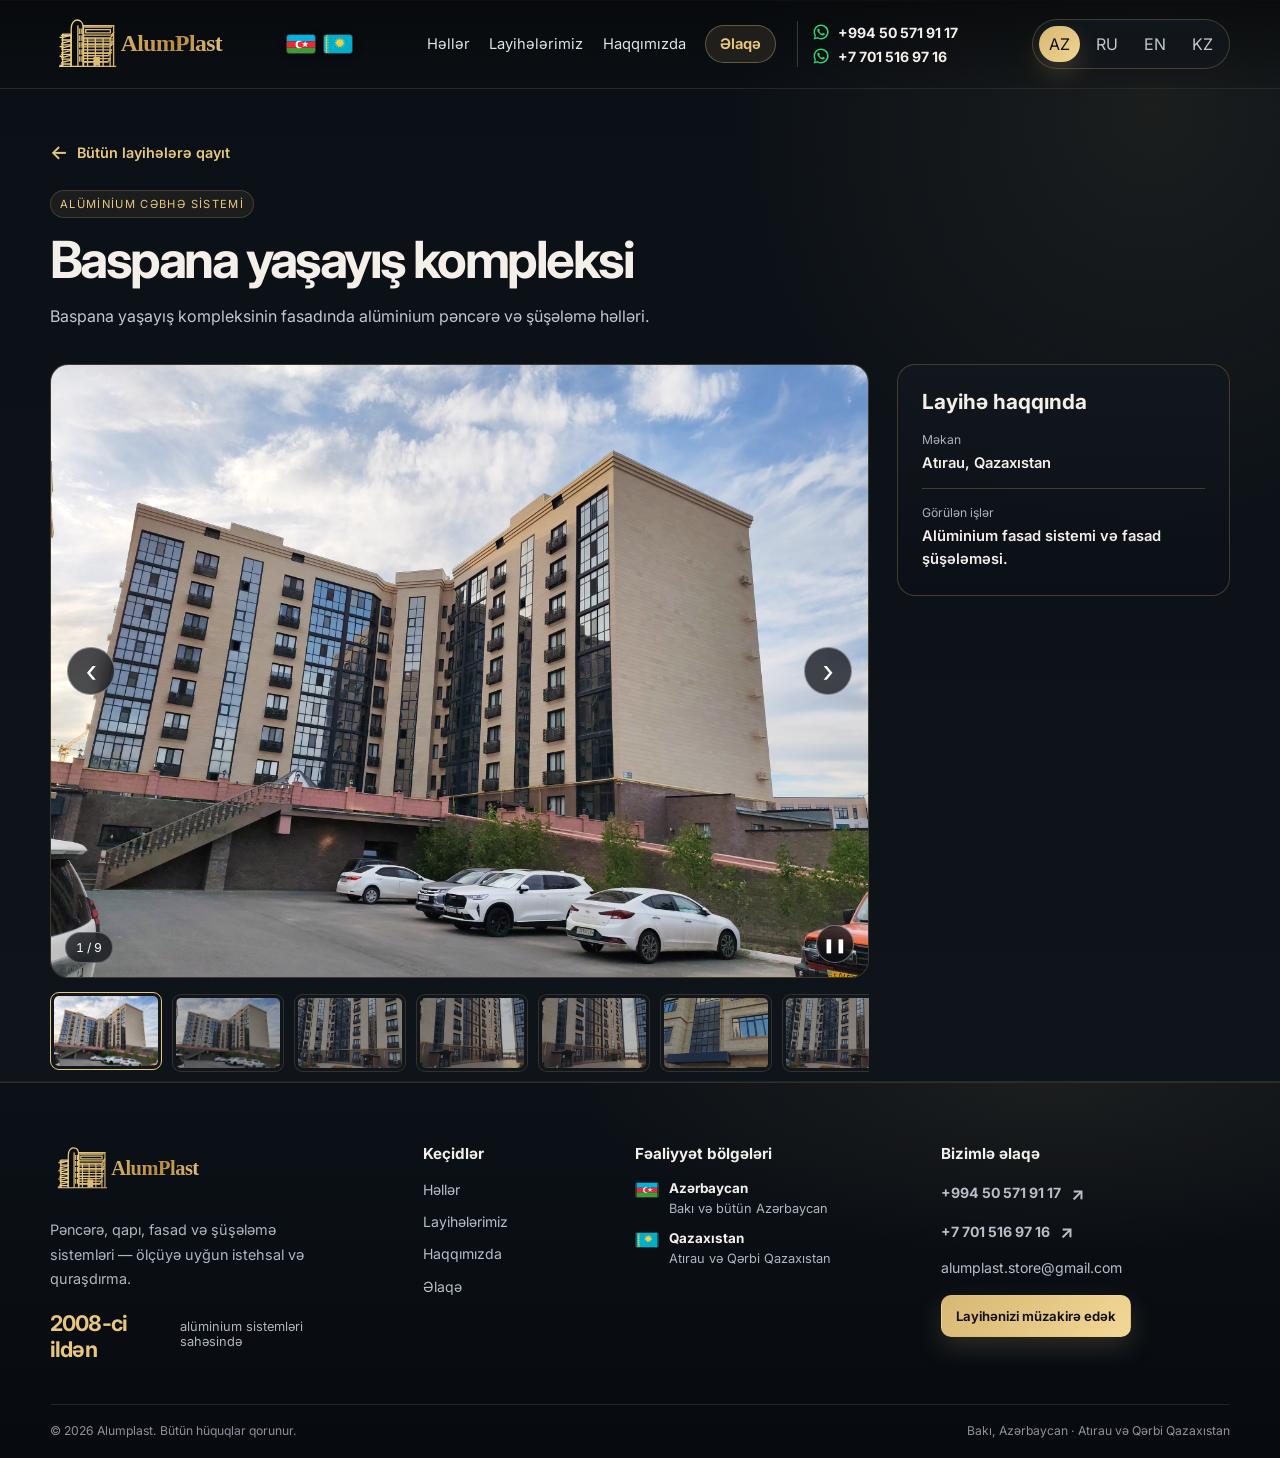
<file: project-baspana.html>
<!DOCTYPE html>
<html lang="az"><head>
    <meta charset="UTF-8" />
    <meta name="viewport" content="width=device-width, initial-scale=1.0" />
    <meta name="description" content="Baspana yaşayış kompleksi: alüminium pəncərə və fasad şüşələmə həlləri. Atırau, Qazaxıstan." />
    <meta property="og:title" content="Alumplast | Baspana yaşayış kompleksi" />
    <meta property="og:description" content="Baspana yaşayış kompleksi: alüminium pəncərə və fasad şüşələmə həlləri. Atırau, Qazaxıstan." />
    <meta property="og:type" content="website" />
    <meta property="og:locale" content="az_AZ" />
    <title>Alumplast | Baspana yaşayış kompleksi</title>
    <link rel="preconnect" href="https://fonts.googleapis.com" />
    <link rel="preconnect" href="https://fonts.gstatic.com" crossorigin />
    <link rel="preload" as="style" href="https://fonts.googleapis.com/css2?family=Inter:wght@400;500;600;700;800;900&display=swap" onload="this.onload=null;this.rel='stylesheet'" />
    <noscript><link href="https://fonts.googleapis.com/css2?family=Inter:wght@400;500;600;700;800;900&display=swap" rel="stylesheet" /></noscript>
    <link rel="stylesheet" href="styles.css?v=9" />
  </head><body data-project-id="9"><div class="site-shell"><header class="topbar container"><div class="brand-lockup">
  <a class="brand" href="index.html" aria-label="Alumplast"><img src="assets/logo.svg" alt="Alumplast" /></a>
  <div class="country-flags" aria-label="Azərbaycan və Qazaxıstan bayraqları" data-i18n-aria-label="header.flags">
          <img src="assets/flags/azerbaijan.svg" alt="Azərbaycan bayrağı" data-i18n-alt="header.flagAz" width="30" height="20" />
          <img src="assets/flags/kazakhstan.svg" alt="Qazaxıstan bayrağı" data-i18n-alt="header.flagKz" width="30" height="20" />
        </div>
</div><nav class="main-nav" aria-label="&#399;sas menyu" data-i18n-aria-label="nav.label"><a href="index.html#solutions" class="nav-link" data-i18n="nav.solutions">Həllər</a>
          <a href="projects.html" class="nav-link" data-i18n="nav.projects">Layihələrimiz</a>
          <a href="about.html" class="nav-link" data-i18n="nav.about">Haqqımızda</a>
          <a href="contact.html" class="nav-link nav-contact" data-i18n="nav.contact">Əlaqə</a>
          <div class="header-phone-list">
            <a href="https://wa.me/994505719117" class="header-phone" target="_blank" rel="noopener noreferrer" aria-label="WhatsApp +994 50 571 91 17" data-i18n-aria-label="header.whatsapp"><svg viewBox="0 0 24 24" aria-hidden="true"><path d="M12.04 2a9.85 9.85 0 0 0-8.48 14.86L2.2 22l5.3-1.39A9.91 9.91 0 1 0 12.04 2Zm0 17.98a8.05 8.05 0 0 1-4.1-1.12l-.3-.18-3.14.82.84-3.06-.2-.31a8.04 8.04 0 1 1 6.9 3.85Zm4.42-6.03c-.24-.12-1.42-.7-1.64-.78-.22-.08-.38-.12-.54.12-.16.24-.62.78-.76.94-.14.16-.28.18-.52.06-.24-.12-1.02-.38-1.95-1.2-.72-.64-1.2-1.42-1.34-1.66-.14-.24-.02-.37.1-.49.1-.1.24-.28.36-.42.12-.14.16-.24.24-.4.08-.16.04-.3-.02-.42-.06-.12-.54-1.3-.74-1.78-.2-.46-.4-.4-.54-.4h-.46c-.16 0-.42.06-.64.3-.22.24-.84.82-.84 2s.86 2.32.98 2.48c.12.16 1.7 2.6 4.12 3.64.58.25 1.03.4 1.38.51.58.18 1.1.15 1.52.09.46-.07 1.42-.58 1.62-1.14.2-.56.2-1.04.14-1.14-.06-.1-.22-.16-.46-.28Z"/></svg><span>+994 50 571 91 17</span></a>
            <a href="https://wa.me/77015169716" class="header-phone" target="_blank" rel="noopener noreferrer" aria-label="WhatsApp +7 701 516 97 16" data-i18n-aria-label="header.whatsappKz"><svg viewBox="0 0 24 24" aria-hidden="true"><path d="M12.04 2a9.85 9.85 0 0 0-8.48 14.86L2.2 22l5.3-1.39A9.91 9.91 0 1 0 12.04 2Zm0 17.98a8.05 8.05 0 0 1-4.1-1.12l-.3-.18-3.14.82.84-3.06-.2-.31a8.04 8.04 0 1 1 6.9 3.85Zm4.42-6.03c-.24-.12-1.42-.7-1.64-.78-.22-.08-.38-.12-.54.12-.16.24-.62.78-.76.94-.14.16-.28.18-.52.06-.24-.12-1.02-.38-1.95-1.2-.72-.64-1.2-1.42-1.34-1.66-.14-.24-.02-.37.1-.49.1-.1.24-.28.36-.42.12-.14.16-.24.24-.4.08-.16.04-.3-.02-.42-.06-.12-.54-1.3-.74-1.78-.2-.46-.4-.4-.54-.4h-.46c-.16 0-.42.06-.64.3-.22.24-.84.82-.84 2s.86 2.32.98 2.48c.12.16 1.7 2.6 4.12 3.64.58.25 1.03.4 1.38.51.58.18 1.1.15 1.52.09.46-.07 1.42-.58 1.62-1.14.2-.56.2-1.04.14-1.14-.06-.1-.22-.16-.46-.28Z"/></svg><span>+7 701 516 97 16</span></a>
          </div></nav><div class="actions"><div class="lang-switcher" aria-label="Language switcher"><button class="lang-btn active" data-lang="az" aria-label="Azerbaijani">AZ</button><button class="lang-btn" data-lang="ru" aria-label="Russian">RU</button><button class="lang-btn" data-lang="en" aria-label="English">EN</button><button class="lang-btn" data-lang="kk" aria-label="Kazakh">KZ</button></div></div></header><main class="section projects-section project-detail-section"><div class="container"><a class="project-back-link" href="projects.html"><span aria-hidden="true">&#8592;</span> <span data-i18n="projects.backAll">Bütün layihələrə qayıt</span></a><div class="project-detail-heading"><p class="project-tag" data-i18n="projects.tagFacade">Alüminium cəbhə sistemi</p><h1 data-i18n="projects.name9">Baspana yaşayış kompleksi</h1><p class="project-detail-summary" data-i18n="projects.detail9">Baspana yaşayış kompleksinin fasadında alüminium pəncərə və şüşələmə həlləri.</p></div><div class="project-detail-layout"><section class="project-gallery" aria-labelledby="project-gallery-title"><h2 id="project-gallery-title" class="visually-hidden" data-i18n="projects.gallery">Layihənin şəkilləri</h2><figure class="project-gallery-item"><img src="assets/projects/baspana-atyrau-1.webp?v=6" data-thumbnail-src="assets/projects/thumbs/baspana-atyrau-1-thumb.webp?v=6" alt="Baspana yaşayış kompleksi" data-i18n-alt="projects.alt9" fetchpriority="high" decoding="async" /></figure>
<figure class="project-gallery-item"><img src="assets/projects/baspana-atyrau-2.webp?v=6" data-thumbnail-src="assets/projects/thumbs/baspana-atyrau-2-thumb.webp?v=6" alt="Baspana yaşayış kompleksi" data-i18n-alt="projects.alt9" loading="lazy" decoding="async" /></figure>
<figure class="project-gallery-item"><img src="assets/projects/baspana-atyrau-3.webp?v=6" data-thumbnail-src="assets/projects/thumbs/baspana-atyrau-3-thumb.webp?v=6" alt="Baspana yaşayış kompleksi" data-i18n-alt="projects.alt9" loading="lazy" decoding="async" /></figure>
<figure class="project-gallery-item"><img src="assets/projects/baspana-atyrau-4.webp?v=6" data-thumbnail-src="assets/projects/thumbs/baspana-atyrau-4-thumb.webp?v=6" alt="Baspana yaşayış kompleksi" data-i18n-alt="projects.alt9" loading="lazy" decoding="async" /></figure><figure class="project-gallery-item"><img src="assets/projects/baspana-atyrau-5.webp?v=8" data-thumbnail-src="assets/projects/thumbs/baspana-atyrau-5-thumb.webp?v=8" alt="Baspana yaşayış kompleksi" data-i18n-alt="projects.alt9" loading="lazy" decoding="async" /></figure><figure class="project-gallery-item"><img src="assets/projects/baspana-atyrau-6.webp?v=8" data-thumbnail-src="assets/projects/thumbs/baspana-atyrau-6-thumb.webp?v=8" alt="Baspana yaşayış kompleksi" data-i18n-alt="projects.alt9" loading="lazy" decoding="async" /></figure><figure class="project-gallery-item"><img src="assets/projects/baspana-atyrau-7.webp?v=8" data-thumbnail-src="assets/projects/thumbs/baspana-atyrau-7-thumb.webp?v=8" alt="Baspana yaşayış kompleksi" data-i18n-alt="projects.alt9" loading="lazy" decoding="async" /></figure><figure class="project-gallery-item"><img src="assets/projects/baspana-atyrau-8.webp?v=8" data-thumbnail-src="assets/projects/thumbs/baspana-atyrau-8-thumb.webp?v=8" alt="Baspana yaşayış kompleksi" data-i18n-alt="projects.alt9" loading="lazy" decoding="async" /></figure><figure class="project-gallery-item"><img src="assets/projects/baspana-atyrau-9.webp?v=8" data-thumbnail-src="assets/projects/thumbs/baspana-atyrau-9-thumb.webp?v=8" alt="Baspana yaşayış kompleksi" data-i18n-alt="projects.alt9" loading="lazy" decoding="async" /></figure></section><aside class="project-facts-panel"><h2 data-i18n="projects.projectFacts">Layihə haqqında</h2><dl class="project-facts"><div><dt data-i18n="projects.location">Məkan</dt><dd data-i18n="projects.locationAtyrau">Atırau, Qazaxıstan</dd></div><div><dt data-i18n="projects.workScope">Görülən işlər</dt><dd data-i18n="projects.scopeFacade">Alüminium fasad sistemi və fasad şüşələməsi.</dd></div></dl></aside></div></div></main><footer class="site-footer">
  <div class="container">
    <div class="footer-main">
      <div class="footer-brand-block">
        <a class="footer-brand" href="index.html" aria-label="Alumplast"><img src="assets/logo.svg" alt="Alumplast" /></a>
        <p data-i18n="footer.text">Memarlıq, komfort və davamlılıq üçün alüminium sistemləri.</p>
        <span class="footer-since"><strong data-i18n="footer.since">2008-ci ildən</strong><span data-i18n="footer.sinceLabel">alüminium sistemləri sahəsində</span></span>
      </div>
      <div class="footer-column">
        <h2 data-i18n="footer.navTitle">Keçidlər</h2>
        <a href="index.html#solutions" data-i18n="nav.solutions">Həllər</a>
        <a href="projects.html" data-i18n="nav.projects">Layihələrimiz</a>
        <a href="about.html" data-i18n="nav.about">Haqqımızda</a>
        <a href="contact.html" data-i18n="nav.contact">Əlaqə</a>
      </div>
      <div class="footer-column footer-regions">
        <h2 data-i18n="footer.areas">Fəaliyyət bölgələri</h2>
        <div class="footer-region"><img src="assets/flags/azerbaijan.svg" alt="" width="24" height="16" /><div><strong data-i18n="footer.azerbaijan">Azərbaycan</strong><span data-i18n="footer.azCoverage">Bakı və bütün Azərbaycan</span></div></div>
        <div class="footer-region"><img src="assets/flags/kazakhstan.svg" alt="" width="24" height="16" /><div><strong data-i18n="footer.kazakhstan">Qazaxıstan</strong><span data-i18n="footer.kzCoverage">Atırau və Qərbi Qazaxıstan</span></div></div>
      </div>
      <div class="footer-column footer-contact">
        <h2 data-i18n="contactPage.eyebrow">Bizimlə əlaqə</h2>
        <a class="footer-contact-phone" href="https://wa.me/994505719117" target="_blank" rel="noopener noreferrer">+994 50 571 91 17 <span>↗</span></a>
        <a class="footer-contact-phone" href="https://wa.me/77015169716" target="_blank" rel="noopener noreferrer" aria-label="WhatsApp +7 701 516 97 16" data-i18n-aria-label="header.whatsappKz">+7 701 516 97 16 <span>&#8599;</span></a>
        <a class="footer-mail" href="mailto:alumplast.store@gmail.com">alumplast.store@gmail.com</a>
        <a class="button button-primary footer-cta" href="contact.html" data-i18n="footer.contactCta">Layihənizi müzakirə edək</a>
      </div>
    </div>
    <div class="footer-bottom">
      <p>© <span data-current-year>2026</span> Alumplast. <span data-i18n="footer.rights">Bütün hüquqlar qorunur.</span></p>
      <p data-i18n="footer.regionLine">Bakı, Azərbaycan · Atırau, Qazaxıstan</p>
    </div>
  </div>
</footer></div><script src="script.js?v=11"></script></body></html>
</file>
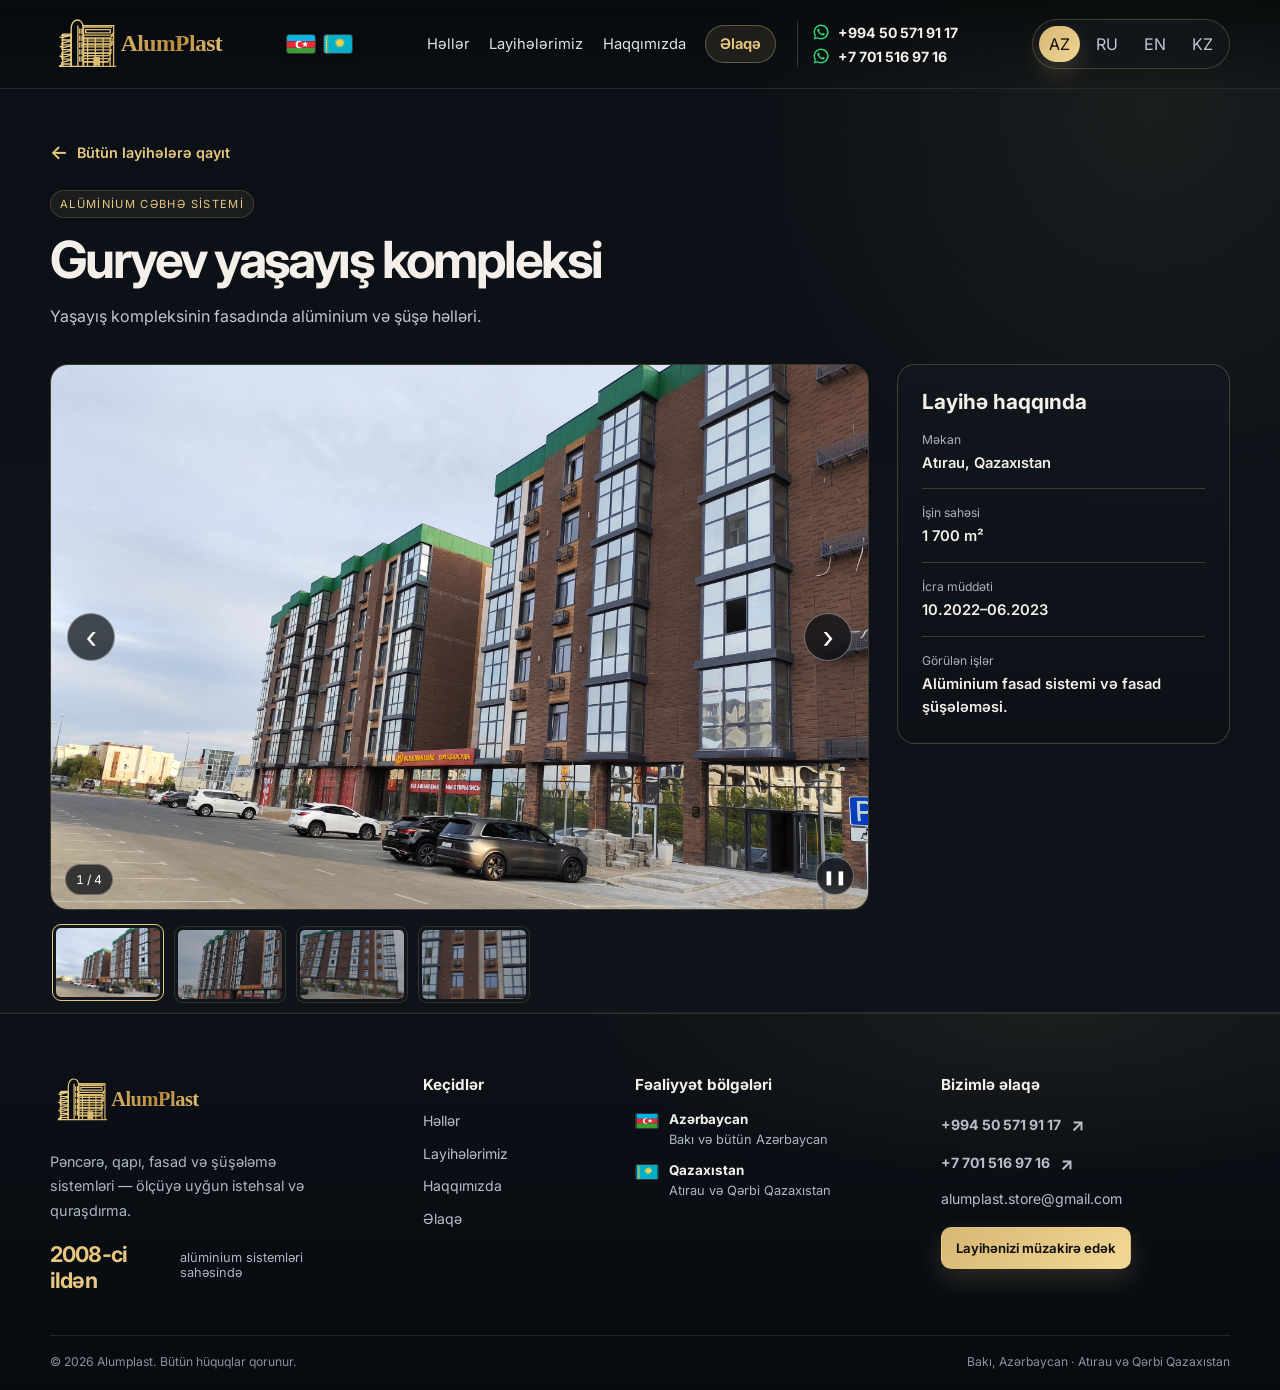
<file: project-guryev.html>
<!DOCTYPE html>
<html lang="az"><head>
    <meta charset="UTF-8" />
    <meta name="viewport" content="width=device-width, initial-scale=1.0" />
    <meta name="description" content="Guryev yaşayış kompleksi: Yaşayış kompleksinin fasadında alüminium və şüşə həlləri. Atırau, Qazaxıstan. İşin sahəsi: 1 700 m²." />
    <meta property="og:title" content="Alumplast | Guryev yaşayış kompleksi" />
    <meta property="og:description" content="Guryev yaşayış kompleksi: Yaşayış kompleksinin fasadında alüminium və şüşə həlləri. Atırau, Qazaxıstan. İşin sahəsi: 1 700 m²." />
    <meta property="og:type" content="website" />
    <meta property="og:locale" content="az_AZ" />
    <title>Alumplast | Guryev yaşayış kompleksi</title>
    <link rel="preconnect" href="https://fonts.googleapis.com" />
    <link rel="preconnect" href="https://fonts.gstatic.com" crossorigin />
    <link rel="preload" as="style" href="https://fonts.googleapis.com/css2?family=Inter:wght@400;500;600;700;800;900&display=swap" onload="this.onload=null;this.rel='stylesheet'" />
    <noscript><link href="https://fonts.googleapis.com/css2?family=Inter:wght@400;500;600;700;800;900&display=swap" rel="stylesheet" /></noscript>
    <link rel="stylesheet" href="styles.css?v=9" />
  </head><body data-project-id="5" data-project-area="1 700 m²" data-project-period="10.2022–06.2023"><div class="site-shell"><header class="topbar container"><div class="brand-lockup">
  <a class="brand" href="index.html" aria-label="Alumplast"><img src="assets/logo.svg" alt="Alumplast" /></a>
  <div class="country-flags" aria-label="Azərbaycan və Qazaxıstan bayraqları" data-i18n-aria-label="header.flags">
          <img src="assets/flags/azerbaijan.svg" alt="Azərbaycan bayrağı" data-i18n-alt="header.flagAz" width="30" height="20" />
          <img src="assets/flags/kazakhstan.svg" alt="Qazaxıstan bayrağı" data-i18n-alt="header.flagKz" width="30" height="20" />
        </div>
</div><nav class="main-nav" aria-label="&#399;sas menyu" data-i18n-aria-label="nav.label"><a href="index.html#solutions" class="nav-link" data-i18n="nav.solutions">Həllər</a>
          <a href="projects.html" class="nav-link" data-i18n="nav.projects">Layihələrimiz</a>
          <a href="about.html" class="nav-link" data-i18n="nav.about">Haqqımızda</a>
          <a href="contact.html" class="nav-link nav-contact" data-i18n="nav.contact">Əlaqə</a>
          <div class="header-phone-list">
            <a href="https://wa.me/994505719117" class="header-phone" target="_blank" rel="noopener noreferrer" aria-label="WhatsApp +994 50 571 91 17" data-i18n-aria-label="header.whatsapp"><svg viewBox="0 0 24 24" aria-hidden="true"><path d="M12.04 2a9.85 9.85 0 0 0-8.48 14.86L2.2 22l5.3-1.39A9.91 9.91 0 1 0 12.04 2Zm0 17.98a8.05 8.05 0 0 1-4.1-1.12l-.3-.18-3.14.82.84-3.06-.2-.31a8.04 8.04 0 1 1 6.9 3.85Zm4.42-6.03c-.24-.12-1.42-.7-1.64-.78-.22-.08-.38-.12-.54.12-.16.24-.62.78-.76.94-.14.16-.28.18-.52.06-.24-.12-1.02-.38-1.95-1.2-.72-.64-1.2-1.42-1.34-1.66-.14-.24-.02-.37.1-.49.1-.1.24-.28.36-.42.12-.14.16-.24.24-.4.08-.16.04-.3-.02-.42-.06-.12-.54-1.3-.74-1.78-.2-.46-.4-.4-.54-.4h-.46c-.16 0-.42.06-.64.3-.22.24-.84.82-.84 2s.86 2.32.98 2.48c.12.16 1.7 2.6 4.12 3.64.58.25 1.03.4 1.38.51.58.18 1.1.15 1.52.09.46-.07 1.42-.58 1.62-1.14.2-.56.2-1.04.14-1.14-.06-.1-.22-.16-.46-.28Z"/></svg><span>+994 50 571 91 17</span></a>
            <a href="https://wa.me/77015169716" class="header-phone" target="_blank" rel="noopener noreferrer" aria-label="WhatsApp +7 701 516 97 16" data-i18n-aria-label="header.whatsappKz"><svg viewBox="0 0 24 24" aria-hidden="true"><path d="M12.04 2a9.85 9.85 0 0 0-8.48 14.86L2.2 22l5.3-1.39A9.91 9.91 0 1 0 12.04 2Zm0 17.98a8.05 8.05 0 0 1-4.1-1.12l-.3-.18-3.14.82.84-3.06-.2-.31a8.04 8.04 0 1 1 6.9 3.85Zm4.42-6.03c-.24-.12-1.42-.7-1.64-.78-.22-.08-.38-.12-.54.12-.16.24-.62.78-.76.94-.14.16-.28.18-.52.06-.24-.12-1.02-.38-1.95-1.2-.72-.64-1.2-1.42-1.34-1.66-.14-.24-.02-.37.1-.49.1-.1.24-.28.36-.42.12-.14.16-.24.24-.4.08-.16.04-.3-.02-.42-.06-.12-.54-1.3-.74-1.78-.2-.46-.4-.4-.54-.4h-.46c-.16 0-.42.06-.64.3-.22.24-.84.82-.84 2s.86 2.32.98 2.48c.12.16 1.7 2.6 4.12 3.64.58.25 1.03.4 1.38.51.58.18 1.1.15 1.52.09.46-.07 1.42-.58 1.62-1.14.2-.56.2-1.04.14-1.14-.06-.1-.22-.16-.46-.28Z"/></svg><span>+7 701 516 97 16</span></a>
          </div></nav><div class="actions"><div class="lang-switcher" aria-label="Language switcher"><button class="lang-btn active" data-lang="az" aria-label="Azerbaijani">AZ</button><button class="lang-btn" data-lang="ru" aria-label="Russian">RU</button><button class="lang-btn" data-lang="en" aria-label="English">EN</button><button class="lang-btn" data-lang="kk" aria-label="Kazakh">KZ</button></div></div></header><main class="section projects-section project-detail-section"><div class="container"><a class="project-back-link" href="projects.html"><span aria-hidden="true">&#8592;</span> <span data-i18n="projects.backAll">Bütün layihələrə qayıt</span></a><div class="project-detail-heading"><p class="project-tag" data-i18n="projects.tagFacade">Alüminium cəbhə sistemi</p><h1 data-i18n="projects.name5">Guryev yaşayış kompleksi</h1><p class="project-detail-summary" data-i18n="projects.detail5">Yaşayış kompleksinin fasadında alüminium və şüşə həlləri.</p></div><div class="project-detail-layout"><section class="project-gallery" aria-labelledby="project-gallery-title"><h2 id="project-gallery-title" class="visually-hidden" data-i18n="projects.gallery">Layihənin şəkilləri</h2><figure class="project-gallery-item"><img src="assets/projects/guryev-residential-complex.webp?v=5" data-thumbnail-src="assets/projects/thumbs/guryev-residential-complex-thumb.webp?v=5" alt="Guryev yaşayış kompleksi" data-i18n-alt="projects.alt5" fetchpriority="high" decoding="async" /></figure>
<figure class="project-gallery-item"><img src="assets/projects/guryev-residential-complex-2.webp?v=5" alt="Guryev yaşayış kompleksi" data-i18n-alt="projects.alt5" loading="lazy" decoding="async" /></figure>
<figure class="project-gallery-item"><img src="assets/projects/guryev-residential-complex-3.webp?v=5" alt="Guryev yaşayış kompleksi" data-i18n-alt="projects.alt5" loading="lazy" decoding="async" /></figure>
<figure class="project-gallery-item"><img src="assets/projects/guryev-residential-complex-4.webp?v=5" alt="Guryev yaşayış kompleksi" data-i18n-alt="projects.alt5" loading="lazy" decoding="async" /></figure></section><aside class="project-facts-panel"><h2 data-i18n="projects.projectFacts">Layihə haqqında</h2><dl class="project-facts"><div><dt data-i18n="projects.location">Məkan</dt><dd data-i18n="projects.locationAtyrau">Atırau, Qazaxıstan</dd></div><div><dt data-i18n="projects.area">İşin sahəsi</dt><dd>1 700 m²</dd></div><div><dt data-i18n="projects.period">İcra müddəti</dt><dd>10.2022–06.2023</dd></div><div><dt data-i18n="projects.workScope">Görülən işlər</dt><dd data-i18n="projects.scopeFacade">Al&#252;minium fasad sistemi v&#601; fasad &#351;&#252;&#351;&#601;l&#601;m&#601;si.</dd></div></dl></aside></div></div></main><footer class="site-footer">
  <div class="container">
    <div class="footer-main">
      <div class="footer-brand-block">
        <a class="footer-brand" href="index.html" aria-label="Alumplast"><img src="assets/logo.svg" alt="Alumplast" /></a>
        <p data-i18n="footer.text">Memarlıq, komfort və davamlılıq üçün alüminium sistemləri.</p>
        <span class="footer-since"><strong data-i18n="footer.since">2008-ci ildən</strong><span data-i18n="footer.sinceLabel">alüminium sistemləri sahəsində</span></span>
      </div>
      <div class="footer-column">
        <h2 data-i18n="footer.navTitle">Keçidlər</h2>
        <a href="index.html#solutions" data-i18n="nav.solutions">Həllər</a>
        <a href="projects.html" data-i18n="nav.projects">Layihələrimiz</a>
        <a href="about.html" data-i18n="nav.about">Haqqımızda</a>
        <a href="contact.html" data-i18n="nav.contact">Əlaqə</a>
      </div>
      <div class="footer-column footer-regions">
        <h2 data-i18n="footer.areas">Fəaliyyət bölgələri</h2>
        <div class="footer-region"><img src="assets/flags/azerbaijan.svg" alt="" width="24" height="16" /><div><strong data-i18n="footer.azerbaijan">Azərbaycan</strong><span data-i18n="footer.azCoverage">Bakı və bütün Azərbaycan</span></div></div>
        <div class="footer-region"><img src="assets/flags/kazakhstan.svg" alt="" width="24" height="16" /><div><strong data-i18n="footer.kazakhstan">Qazaxıstan</strong><span data-i18n="footer.kzCoverage">Atırau və Qərbi Qazaxıstan</span></div></div>
      </div>
      <div class="footer-column footer-contact">
        <h2 data-i18n="contactPage.eyebrow">Bizimlə əlaqə</h2>
        <a class="footer-contact-phone" href="https://wa.me/994505719117" target="_blank" rel="noopener noreferrer">+994 50 571 91 17 <span>↗</span></a>
        <a class="footer-contact-phone" href="https://wa.me/77015169716" target="_blank" rel="noopener noreferrer" aria-label="WhatsApp +7 701 516 97 16" data-i18n-aria-label="header.whatsappKz">+7 701 516 97 16 <span>&#8599;</span></a>
        <a class="footer-mail" href="mailto:alumplast.store@gmail.com">alumplast.store@gmail.com</a>
        <a class="button button-primary footer-cta" href="contact.html" data-i18n="footer.contactCta">Layihənizi müzakirə edək</a>
      </div>
    </div>
    <div class="footer-bottom">
      <p>© <span data-current-year>2026</span> Alumplast. <span data-i18n="footer.rights">Bütün hüquqlar qorunur.</span></p>
      <p data-i18n="footer.regionLine">Bakı, Azərbaycan · Atırau, Qazaxıstan</p>
    </div>
  </div>
</footer></div><script src="script.js?v=11"></script></body></html>
</file>
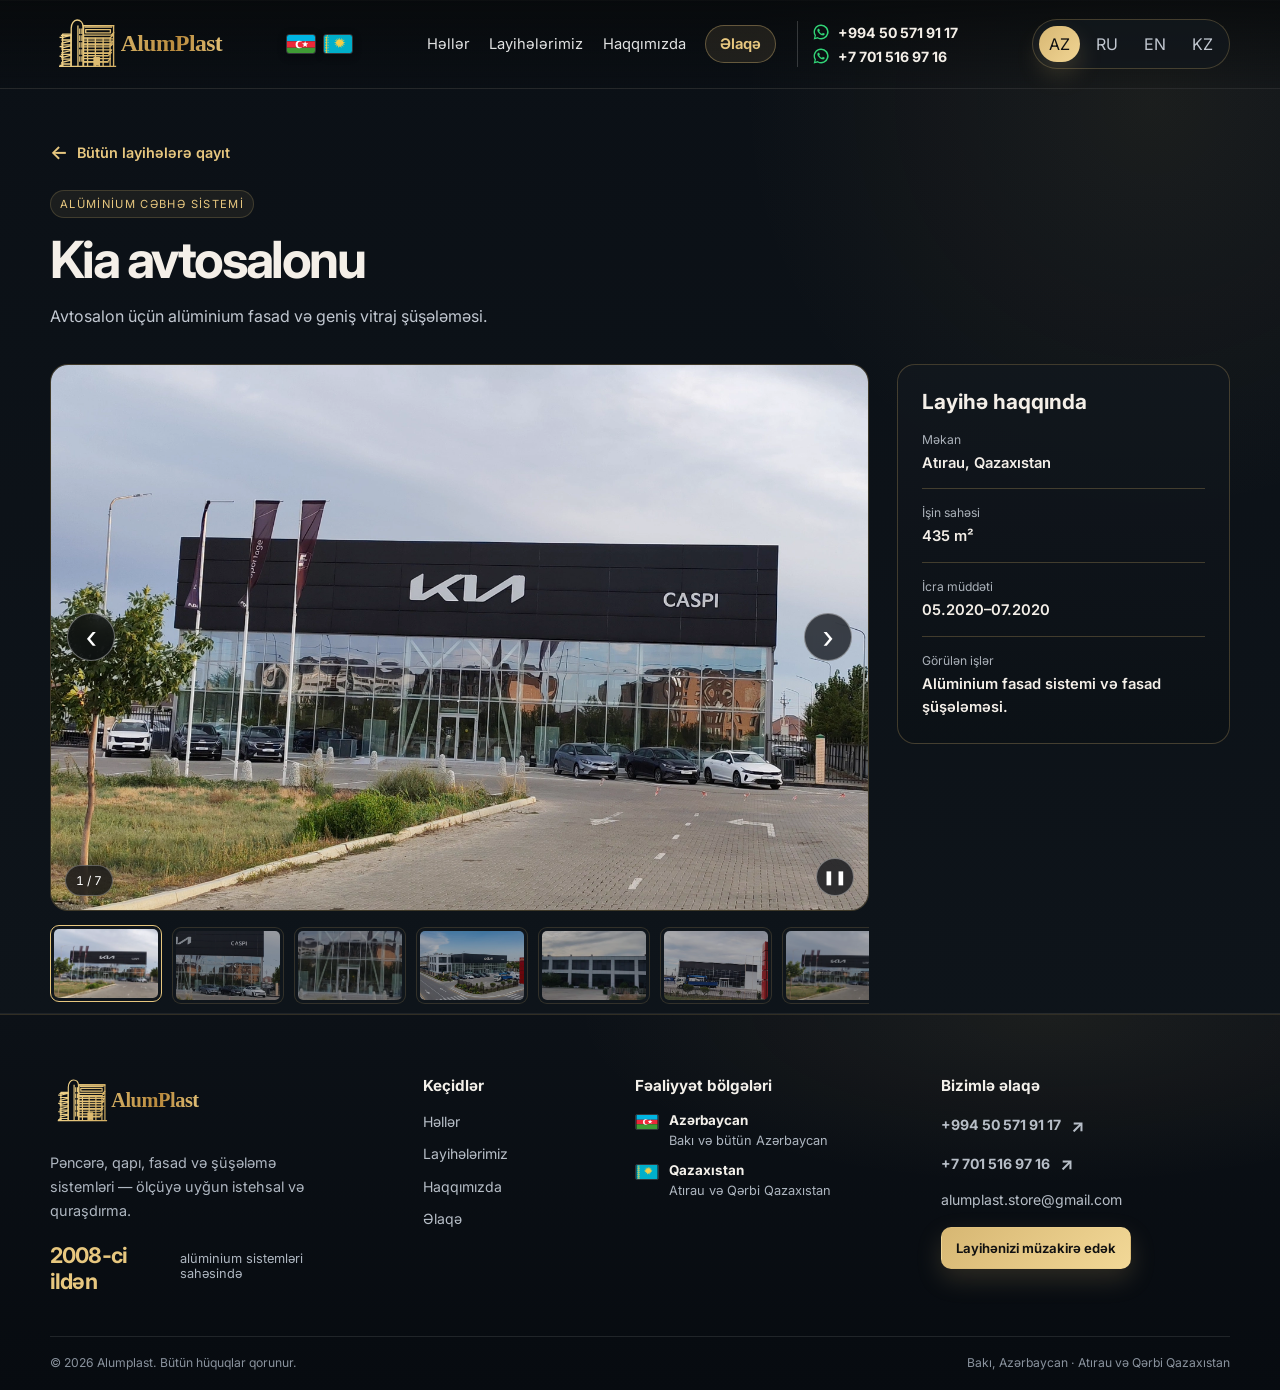
<file: project-kia.html>
<!DOCTYPE html>
<html lang="az"><head>
    <meta charset="UTF-8" />
    <meta name="viewport" content="width=device-width, initial-scale=1.0" />
    <meta name="description" content="Kia avtosalonu: Avtosalon üçün alüminium fasad və geniş vitraj şüşələməsi. Atırau, Qazaxıstan. İşin sahəsi: 435 m²." />
    <meta property="og:title" content="Alumplast | Kia avtosalonu" />
    <meta property="og:description" content="Kia avtosalonu: Avtosalon üçün alüminium fasad və geniş vitraj şüşələməsi. Atırau, Qazaxıstan. İşin sahəsi: 435 m²." />
    <meta property="og:type" content="website" />
    <meta property="og:locale" content="az_AZ" />
    <title>Alumplast | Kia avtosalonu</title>
    <link rel="preconnect" href="https://fonts.googleapis.com" />
    <link rel="preconnect" href="https://fonts.gstatic.com" crossorigin />
    <link rel="preload" as="style" href="https://fonts.googleapis.com/css2?family=Inter:wght@400;500;600;700;800;900&display=swap" onload="this.onload=null;this.rel='stylesheet'" />
    <noscript><link href="https://fonts.googleapis.com/css2?family=Inter:wght@400;500;600;700;800;900&display=swap" rel="stylesheet" /></noscript>
    <link rel="stylesheet" href="styles.css?v=9" />
  </head><body data-project-id="2" data-project-area="435 m²" data-project-period="05.2020–07.2020"><div class="site-shell"><header class="topbar container"><div class="brand-lockup">
  <a class="brand" href="index.html" aria-label="Alumplast"><img src="assets/logo.svg" alt="Alumplast" /></a>
  <div class="country-flags" aria-label="Azərbaycan və Qazaxıstan bayraqları" data-i18n-aria-label="header.flags">
          <img src="assets/flags/azerbaijan.svg" alt="Azərbaycan bayrağı" data-i18n-alt="header.flagAz" width="30" height="20" />
          <img src="assets/flags/kazakhstan.svg" alt="Qazaxıstan bayrağı" data-i18n-alt="header.flagKz" width="30" height="20" />
        </div>
</div><nav class="main-nav" aria-label="&#399;sas menyu" data-i18n-aria-label="nav.label"><a href="index.html#solutions" class="nav-link" data-i18n="nav.solutions">Həllər</a>
          <a href="projects.html" class="nav-link" data-i18n="nav.projects">Layihələrimiz</a>
          <a href="about.html" class="nav-link" data-i18n="nav.about">Haqqımızda</a>
          <a href="contact.html" class="nav-link nav-contact" data-i18n="nav.contact">Əlaqə</a>
          <div class="header-phone-list">
            <a href="https://wa.me/994505719117" class="header-phone" target="_blank" rel="noopener noreferrer" aria-label="WhatsApp +994 50 571 91 17" data-i18n-aria-label="header.whatsapp"><svg viewBox="0 0 24 24" aria-hidden="true"><path d="M12.04 2a9.85 9.85 0 0 0-8.48 14.86L2.2 22l5.3-1.39A9.91 9.91 0 1 0 12.04 2Zm0 17.98a8.05 8.05 0 0 1-4.1-1.12l-.3-.18-3.14.82.84-3.06-.2-.31a8.04 8.04 0 1 1 6.9 3.85Zm4.42-6.03c-.24-.12-1.42-.7-1.64-.78-.22-.08-.38-.12-.54.12-.16.24-.62.78-.76.94-.14.16-.28.18-.52.06-.24-.12-1.02-.38-1.95-1.2-.72-.64-1.2-1.42-1.34-1.66-.14-.24-.02-.37.1-.49.1-.1.24-.28.36-.42.12-.14.16-.24.24-.4.08-.16.04-.3-.02-.42-.06-.12-.54-1.3-.74-1.78-.2-.46-.4-.4-.54-.4h-.46c-.16 0-.42.06-.64.3-.22.24-.84.82-.84 2s.86 2.32.98 2.48c.12.16 1.7 2.6 4.12 3.64.58.25 1.03.4 1.38.51.58.18 1.1.15 1.52.09.46-.07 1.42-.58 1.62-1.14.2-.56.2-1.04.14-1.14-.06-.1-.22-.16-.46-.28Z"/></svg><span>+994 50 571 91 17</span></a>
            <a href="https://wa.me/77015169716" class="header-phone" target="_blank" rel="noopener noreferrer" aria-label="WhatsApp +7 701 516 97 16" data-i18n-aria-label="header.whatsappKz"><svg viewBox="0 0 24 24" aria-hidden="true"><path d="M12.04 2a9.85 9.85 0 0 0-8.48 14.86L2.2 22l5.3-1.39A9.91 9.91 0 1 0 12.04 2Zm0 17.98a8.05 8.05 0 0 1-4.1-1.12l-.3-.18-3.14.82.84-3.06-.2-.31a8.04 8.04 0 1 1 6.9 3.85Zm4.42-6.03c-.24-.12-1.42-.7-1.64-.78-.22-.08-.38-.12-.54.12-.16.24-.62.78-.76.94-.14.16-.28.18-.52.06-.24-.12-1.02-.38-1.95-1.2-.72-.64-1.2-1.42-1.34-1.66-.14-.24-.02-.37.1-.49.1-.1.24-.28.36-.42.12-.14.16-.24.24-.4.08-.16.04-.3-.02-.42-.06-.12-.54-1.3-.74-1.78-.2-.46-.4-.4-.54-.4h-.46c-.16 0-.42.06-.64.3-.22.24-.84.82-.84 2s.86 2.32.98 2.48c.12.16 1.7 2.6 4.12 3.64.58.25 1.03.4 1.38.51.58.18 1.1.15 1.52.09.46-.07 1.42-.58 1.62-1.14.2-.56.2-1.04.14-1.14-.06-.1-.22-.16-.46-.28Z"/></svg><span>+7 701 516 97 16</span></a>
          </div></nav><div class="actions"><div class="lang-switcher" aria-label="Language switcher"><button class="lang-btn active" data-lang="az" aria-label="Azerbaijani">AZ</button><button class="lang-btn" data-lang="ru" aria-label="Russian">RU</button><button class="lang-btn" data-lang="en" aria-label="English">EN</button><button class="lang-btn" data-lang="kk" aria-label="Kazakh">KZ</button></div></div></header><main class="section projects-section project-detail-section"><div class="container"><a class="project-back-link" href="projects.html"><span aria-hidden="true">&#8592;</span> <span data-i18n="projects.backAll">Bütün layihələrə qayıt</span></a><div class="project-detail-heading"><p class="project-tag" data-i18n="projects.tagFacade">Alüminium cəbhə sistemi</p><h1 data-i18n="projects.name2">Kia avtosalonu</h1><p class="project-detail-summary" data-i18n="projects.detail2">Avtosalon üçün alüminium fasad və geniş vitraj şüşələməsi.</p></div><div class="project-detail-layout"><section class="project-gallery" aria-labelledby="project-gallery-title"><h2 id="project-gallery-title" class="visually-hidden" data-i18n="projects.gallery">Layihənin şəkilləri</h2><figure class="project-gallery-item"><img src="assets/projects/kia-showroom.webp?v=5" data-thumbnail-src="assets/projects/thumbs/kia-showroom-thumb.webp?v=5" alt="Kia avtosalonu" data-i18n-alt="projects.alt2" fetchpriority="high" decoding="async" /></figure>
<figure class="project-gallery-item"><img src="assets/projects/kia-showroom-2.webp?v=5" alt="Kia avtosalonu" data-i18n-alt="projects.alt2" loading="lazy" decoding="async" /></figure>
<figure class="project-gallery-item"><img src="assets/projects/kia-showroom-3.webp?v=5" alt="Kia avtosalonu" data-i18n-alt="projects.alt2" loading="lazy" decoding="async" /></figure>
<figure class="project-gallery-item"><img src="assets/projects/kia-showroom-extra-1.webp?v=5" data-thumbnail-src="assets/projects/thumbs/kia-showroom-extra-1-thumb.webp?v=5" alt="Kia avtosalonu" data-i18n-alt="projects.alt2" loading="lazy" decoding="async" /></figure>
<figure class="project-gallery-item"><img src="assets/projects/kia-showroom-extra-2.webp?v=5" data-thumbnail-src="assets/projects/thumbs/kia-showroom-extra-2-thumb.webp?v=5" alt="Kia avtosalonu" data-i18n-alt="projects.alt2" loading="lazy" decoding="async" /></figure>
<figure class="project-gallery-item"><img src="assets/projects/kia-showroom-extra-3.webp?v=5" data-thumbnail-src="assets/projects/thumbs/kia-showroom-extra-3-thumb.webp?v=5" alt="Kia avtosalonu" data-i18n-alt="projects.alt2" loading="lazy" decoding="async" /></figure>
<figure class="project-gallery-item"><img src="assets/projects/kia-showroom-extra-4.webp?v=5" data-thumbnail-src="assets/projects/thumbs/kia-showroom-extra-4-thumb.webp?v=5" alt="Kia avtosalonu" data-i18n-alt="projects.alt2" loading="lazy" decoding="async" /></figure></section><aside class="project-facts-panel"><h2 data-i18n="projects.projectFacts">Layihə haqqında</h2><dl class="project-facts"><div><dt data-i18n="projects.location">Məkan</dt><dd data-i18n="projects.locationAtyrau">Atırau, Qazaxıstan</dd></div><div><dt data-i18n="projects.area">İşin sahəsi</dt><dd>435 m²</dd></div><div><dt data-i18n="projects.period">İcra müddəti</dt><dd>05.2020–07.2020</dd></div><div><dt data-i18n="projects.workScope">Görülən işlər</dt><dd data-i18n="projects.scopeFacade">Al&#252;minium fasad sistemi v&#601; fasad &#351;&#252;&#351;&#601;l&#601;m&#601;si.</dd></div></dl></aside></div></div></main><footer class="site-footer">
  <div class="container">
    <div class="footer-main">
      <div class="footer-brand-block">
        <a class="footer-brand" href="index.html" aria-label="Alumplast"><img src="assets/logo.svg" alt="Alumplast" /></a>
        <p data-i18n="footer.text">Memarlıq, komfort və davamlılıq üçün alüminium sistemləri.</p>
        <span class="footer-since"><strong data-i18n="footer.since">2008-ci ildən</strong><span data-i18n="footer.sinceLabel">alüminium sistemləri sahəsində</span></span>
      </div>
      <div class="footer-column">
        <h2 data-i18n="footer.navTitle">Keçidlər</h2>
        <a href="index.html#solutions" data-i18n="nav.solutions">Həllər</a>
        <a href="projects.html" data-i18n="nav.projects">Layihələrimiz</a>
        <a href="about.html" data-i18n="nav.about">Haqqımızda</a>
        <a href="contact.html" data-i18n="nav.contact">Əlaqə</a>
      </div>
      <div class="footer-column footer-regions">
        <h2 data-i18n="footer.areas">Fəaliyyət bölgələri</h2>
        <div class="footer-region"><img src="assets/flags/azerbaijan.svg" alt="" width="24" height="16" /><div><strong data-i18n="footer.azerbaijan">Azərbaycan</strong><span data-i18n="footer.azCoverage">Bakı və bütün Azərbaycan</span></div></div>
        <div class="footer-region"><img src="assets/flags/kazakhstan.svg" alt="" width="24" height="16" /><div><strong data-i18n="footer.kazakhstan">Qazaxıstan</strong><span data-i18n="footer.kzCoverage">Atırau və Qərbi Qazaxıstan</span></div></div>
      </div>
      <div class="footer-column footer-contact">
        <h2 data-i18n="contactPage.eyebrow">Bizimlə əlaqə</h2>
        <a class="footer-contact-phone" href="https://wa.me/994505719117" target="_blank" rel="noopener noreferrer">+994 50 571 91 17 <span>↗</span></a>
        <a class="footer-contact-phone" href="https://wa.me/77015169716" target="_blank" rel="noopener noreferrer" aria-label="WhatsApp +7 701 516 97 16" data-i18n-aria-label="header.whatsappKz">+7 701 516 97 16 <span>&#8599;</span></a>
        <a class="footer-mail" href="mailto:alumplast.store@gmail.com">alumplast.store@gmail.com</a>
        <a class="button button-primary footer-cta" href="contact.html" data-i18n="footer.contactCta">Layihənizi müzakirə edək</a>
      </div>
    </div>
    <div class="footer-bottom">
      <p>© <span data-current-year>2026</span> Alumplast. <span data-i18n="footer.rights">Bütün hüquqlar qorunur.</span></p>
      <p data-i18n="footer.regionLine">Bakı, Azərbaycan · Atırau, Qazaxıstan</p>
    </div>
  </div>
</footer></div><script src="script.js?v=11"></script></body></html>
</file>
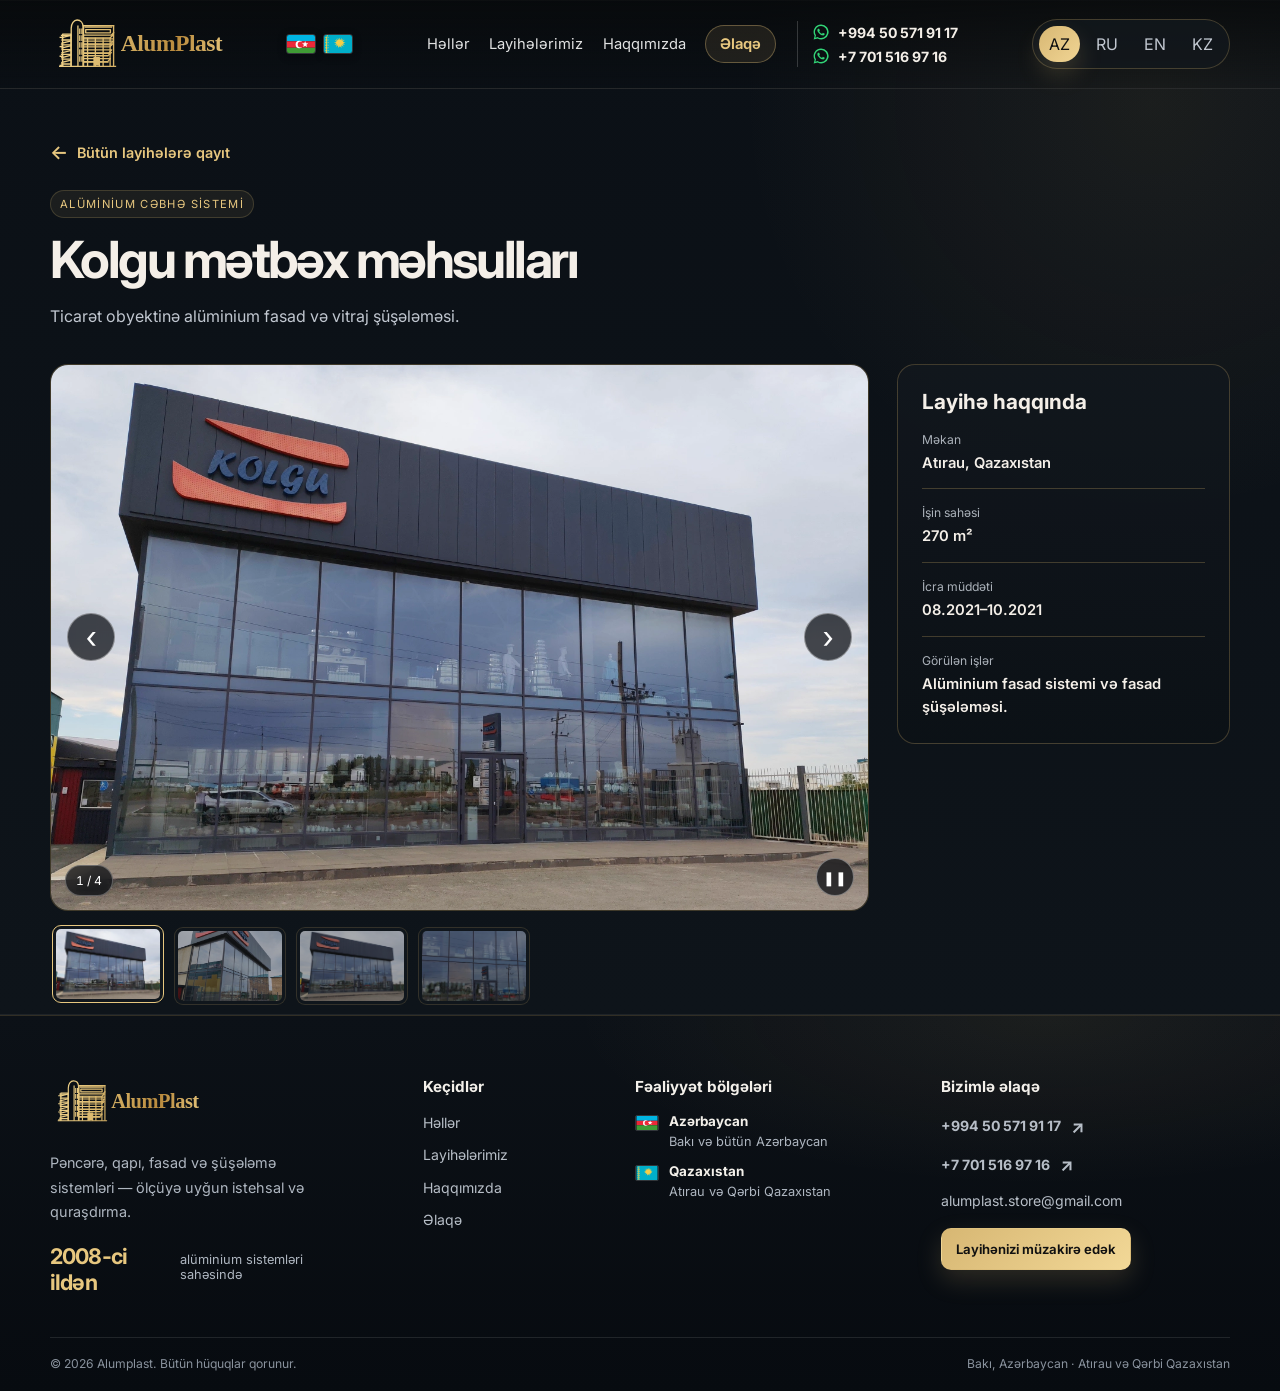
<file: project-kolgu.html>
<!DOCTYPE html>
<html lang="az"><head>
    <meta charset="UTF-8" />
    <meta name="viewport" content="width=device-width, initial-scale=1.0" />
    <meta name="description" content="Kolgu mətbəx məhsulları: Ticarət obyektinə alüminium fasad və vitraj şüşələməsi. Atırau, Qazaxıstan. İşin sahəsi: 270 m²." />
    <meta property="og:title" content="Alumplast | Kolgu mətbəx məhsulları" />
    <meta property="og:description" content="Kolgu mətbəx məhsulları: Ticarət obyektinə alüminium fasad və vitraj şüşələməsi. Atırau, Qazaxıstan. İşin sahəsi: 270 m²." />
    <meta property="og:type" content="website" />
    <meta property="og:locale" content="az_AZ" />
    <title>Alumplast | Kolgu mətbəx məhsulları</title>
    <link rel="preconnect" href="https://fonts.googleapis.com" />
    <link rel="preconnect" href="https://fonts.gstatic.com" crossorigin />
    <link rel="preload" as="style" href="https://fonts.googleapis.com/css2?family=Inter:wght@400;500;600;700;800;900&display=swap" onload="this.onload=null;this.rel='stylesheet'" />
    <noscript><link href="https://fonts.googleapis.com/css2?family=Inter:wght@400;500;600;700;800;900&display=swap" rel="stylesheet" /></noscript>
    <link rel="stylesheet" href="styles.css?v=9" />
  </head><body data-project-id="3" data-project-area="270 m²" data-project-period="08.2021–10.2021"><div class="site-shell"><header class="topbar container"><div class="brand-lockup">
  <a class="brand" href="index.html" aria-label="Alumplast"><img src="assets/logo.svg" alt="Alumplast" /></a>
  <div class="country-flags" aria-label="Azərbaycan və Qazaxıstan bayraqları" data-i18n-aria-label="header.flags">
          <img src="assets/flags/azerbaijan.svg" alt="Azərbaycan bayrağı" data-i18n-alt="header.flagAz" width="30" height="20" />
          <img src="assets/flags/kazakhstan.svg" alt="Qazaxıstan bayrağı" data-i18n-alt="header.flagKz" width="30" height="20" />
        </div>
</div><nav class="main-nav" aria-label="&#399;sas menyu" data-i18n-aria-label="nav.label"><a href="index.html#solutions" class="nav-link" data-i18n="nav.solutions">Həllər</a>
          <a href="projects.html" class="nav-link" data-i18n="nav.projects">Layihələrimiz</a>
          <a href="about.html" class="nav-link" data-i18n="nav.about">Haqqımızda</a>
          <a href="contact.html" class="nav-link nav-contact" data-i18n="nav.contact">Əlaqə</a>
          <div class="header-phone-list">
            <a href="https://wa.me/994505719117" class="header-phone" target="_blank" rel="noopener noreferrer" aria-label="WhatsApp +994 50 571 91 17" data-i18n-aria-label="header.whatsapp"><svg viewBox="0 0 24 24" aria-hidden="true"><path d="M12.04 2a9.85 9.85 0 0 0-8.48 14.86L2.2 22l5.3-1.39A9.91 9.91 0 1 0 12.04 2Zm0 17.98a8.05 8.05 0 0 1-4.1-1.12l-.3-.18-3.14.82.84-3.06-.2-.31a8.04 8.04 0 1 1 6.9 3.85Zm4.42-6.03c-.24-.12-1.42-.7-1.64-.78-.22-.08-.38-.12-.54.12-.16.24-.62.78-.76.94-.14.16-.28.18-.52.06-.24-.12-1.02-.38-1.95-1.2-.72-.64-1.2-1.42-1.34-1.66-.14-.24-.02-.37.1-.49.1-.1.24-.28.36-.42.12-.14.16-.24.24-.4.08-.16.04-.3-.02-.42-.06-.12-.54-1.3-.74-1.78-.2-.46-.4-.4-.54-.4h-.46c-.16 0-.42.06-.64.3-.22.24-.84.82-.84 2s.86 2.32.98 2.48c.12.16 1.7 2.6 4.12 3.64.58.25 1.03.4 1.38.51.58.18 1.1.15 1.52.09.46-.07 1.42-.58 1.62-1.14.2-.56.2-1.04.14-1.14-.06-.1-.22-.16-.46-.28Z"/></svg><span>+994 50 571 91 17</span></a>
            <a href="https://wa.me/77015169716" class="header-phone" target="_blank" rel="noopener noreferrer" aria-label="WhatsApp +7 701 516 97 16" data-i18n-aria-label="header.whatsappKz"><svg viewBox="0 0 24 24" aria-hidden="true"><path d="M12.04 2a9.85 9.85 0 0 0-8.48 14.86L2.2 22l5.3-1.39A9.91 9.91 0 1 0 12.04 2Zm0 17.98a8.05 8.05 0 0 1-4.1-1.12l-.3-.18-3.14.82.84-3.06-.2-.31a8.04 8.04 0 1 1 6.9 3.85Zm4.42-6.03c-.24-.12-1.42-.7-1.64-.78-.22-.08-.38-.12-.54.12-.16.24-.62.78-.76.94-.14.16-.28.18-.52.06-.24-.12-1.02-.38-1.95-1.2-.72-.64-1.2-1.42-1.34-1.66-.14-.24-.02-.37.1-.49.1-.1.24-.28.36-.42.12-.14.16-.24.24-.4.08-.16.04-.3-.02-.42-.06-.12-.54-1.3-.74-1.78-.2-.46-.4-.4-.54-.4h-.46c-.16 0-.42.06-.64.3-.22.24-.84.82-.84 2s.86 2.32.98 2.48c.12.16 1.7 2.6 4.12 3.64.58.25 1.03.4 1.38.51.58.18 1.1.15 1.52.09.46-.07 1.42-.58 1.62-1.14.2-.56.2-1.04.14-1.14-.06-.1-.22-.16-.46-.28Z"/></svg><span>+7 701 516 97 16</span></a>
          </div></nav><div class="actions"><div class="lang-switcher" aria-label="Language switcher"><button class="lang-btn active" data-lang="az" aria-label="Azerbaijani">AZ</button><button class="lang-btn" data-lang="ru" aria-label="Russian">RU</button><button class="lang-btn" data-lang="en" aria-label="English">EN</button><button class="lang-btn" data-lang="kk" aria-label="Kazakh">KZ</button></div></div></header><main class="section projects-section project-detail-section"><div class="container"><a class="project-back-link" href="projects.html"><span aria-hidden="true">&#8592;</span> <span data-i18n="projects.backAll">Bütün layihələrə qayıt</span></a><div class="project-detail-heading"><p class="project-tag" data-i18n="projects.tagFacade">Alüminium cəbhə sistemi</p><h1 data-i18n="projects.name3">Kolgu mətbəx məhsulları</h1><p class="project-detail-summary" data-i18n="projects.detail3">Ticarət obyektinə alüminium fasad və vitraj şüşələməsi.</p></div><div class="project-detail-layout"><section class="project-gallery" aria-labelledby="project-gallery-title"><h2 id="project-gallery-title" class="visually-hidden" data-i18n="projects.gallery">Layihənin şəkilləri</h2><figure class="project-gallery-item"><img src="assets/projects/kolgu-kitchen-showroom.webp?v=5" data-thumbnail-src="assets/projects/thumbs/kolgu-kitchen-showroom-thumb.webp?v=5" alt="Kolgu mətbəx məhsulları" data-i18n-alt="projects.alt3" fetchpriority="high" decoding="async" /></figure>
<figure class="project-gallery-item"><img src="assets/projects/kolgu-kitchen-showroom-2.webp?v=5" alt="Kolgu mətbəx məhsulları" data-i18n-alt="projects.alt3" loading="lazy" decoding="async" /></figure>
<figure class="project-gallery-item"><img src="assets/projects/kolgu-kitchen-showroom-3.webp?v=5" alt="Kolgu mətbəx məhsulları" data-i18n-alt="projects.alt3" loading="lazy" decoding="async" /></figure>
<figure class="project-gallery-item"><img src="assets/projects/kolgu-kitchen-showroom-4.webp?v=5" alt="Kolgu mətbəx məhsulları" data-i18n-alt="projects.alt3" loading="lazy" decoding="async" /></figure></section><aside class="project-facts-panel"><h2 data-i18n="projects.projectFacts">Layihə haqqında</h2><dl class="project-facts"><div><dt data-i18n="projects.location">Məkan</dt><dd data-i18n="projects.locationAtyrau">Atırau, Qazaxıstan</dd></div><div><dt data-i18n="projects.area">İşin sahəsi</dt><dd>270 m²</dd></div><div><dt data-i18n="projects.period">İcra müddəti</dt><dd>08.2021–10.2021</dd></div><div><dt data-i18n="projects.workScope">Görülən işlər</dt><dd data-i18n="projects.scopeFacade">Al&#252;minium fasad sistemi v&#601; fasad &#351;&#252;&#351;&#601;l&#601;m&#601;si.</dd></div></dl></aside></div></div></main><footer class="site-footer">
  <div class="container">
    <div class="footer-main">
      <div class="footer-brand-block">
        <a class="footer-brand" href="index.html" aria-label="Alumplast"><img src="assets/logo.svg" alt="Alumplast" /></a>
        <p data-i18n="footer.text">Memarlıq, komfort və davamlılıq üçün alüminium sistemləri.</p>
        <span class="footer-since"><strong data-i18n="footer.since">2008-ci ildən</strong><span data-i18n="footer.sinceLabel">alüminium sistemləri sahəsində</span></span>
      </div>
      <div class="footer-column">
        <h2 data-i18n="footer.navTitle">Keçidlər</h2>
        <a href="index.html#solutions" data-i18n="nav.solutions">Həllər</a>
        <a href="projects.html" data-i18n="nav.projects">Layihələrimiz</a>
        <a href="about.html" data-i18n="nav.about">Haqqımızda</a>
        <a href="contact.html" data-i18n="nav.contact">Əlaqə</a>
      </div>
      <div class="footer-column footer-regions">
        <h2 data-i18n="footer.areas">Fəaliyyət bölgələri</h2>
        <div class="footer-region"><img src="assets/flags/azerbaijan.svg" alt="" width="24" height="16" /><div><strong data-i18n="footer.azerbaijan">Azərbaycan</strong><span data-i18n="footer.azCoverage">Bakı və bütün Azərbaycan</span></div></div>
        <div class="footer-region"><img src="assets/flags/kazakhstan.svg" alt="" width="24" height="16" /><div><strong data-i18n="footer.kazakhstan">Qazaxıstan</strong><span data-i18n="footer.kzCoverage">Atırau və Qərbi Qazaxıstan</span></div></div>
      </div>
      <div class="footer-column footer-contact">
        <h2 data-i18n="contactPage.eyebrow">Bizimlə əlaqə</h2>
        <a class="footer-contact-phone" href="https://wa.me/994505719117" target="_blank" rel="noopener noreferrer">+994 50 571 91 17 <span>↗</span></a>
        <a class="footer-contact-phone" href="https://wa.me/77015169716" target="_blank" rel="noopener noreferrer" aria-label="WhatsApp +7 701 516 97 16" data-i18n-aria-label="header.whatsappKz">+7 701 516 97 16 <span>&#8599;</span></a>
        <a class="footer-mail" href="mailto:alumplast.store@gmail.com">alumplast.store@gmail.com</a>
        <a class="button button-primary footer-cta" href="contact.html" data-i18n="footer.contactCta">Layihənizi müzakirə edək</a>
      </div>
    </div>
    <div class="footer-bottom">
      <p>© <span data-current-year>2026</span> Alumplast. <span data-i18n="footer.rights">Bütün hüquqlar qorunur.</span></p>
      <p data-i18n="footer.regionLine">Bakı, Azərbaycan · Atırau, Qazaxıstan</p>
    </div>
  </div>
</footer></div><script src="script.js?v=11"></script></body></html>
</file>
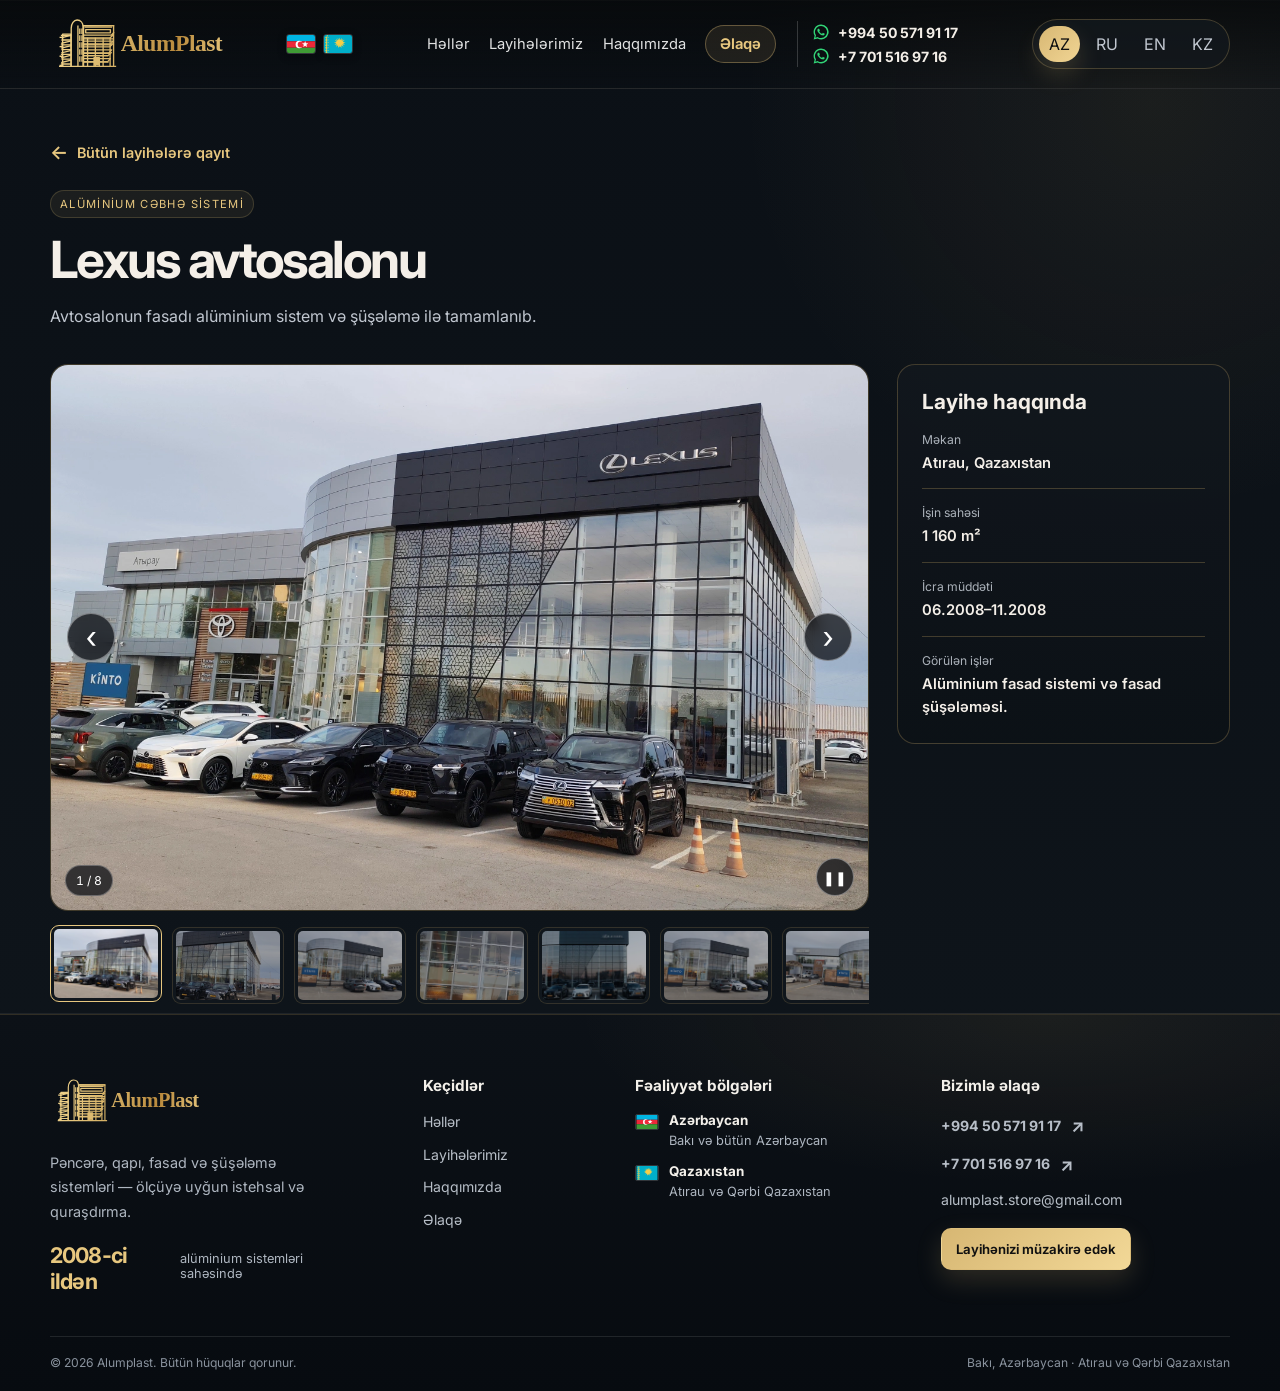
<file: project-lexus.html>
<!DOCTYPE html>
<html lang="az"><head>
    <meta charset="UTF-8" />
    <meta name="viewport" content="width=device-width, initial-scale=1.0" />
    <meta name="description" content="Lexus avtosalonu: Avtosalonun fasadı alüminium sistem və şüşələmə ilə tamamlanıb. Atırau, Qazaxıstan. İşin sahəsi: 1 160 m²." />
    <meta property="og:title" content="Alumplast | Lexus avtosalonu" />
    <meta property="og:description" content="Lexus avtosalonu: Avtosalonun fasadı alüminium sistem və şüşələmə ilə tamamlanıb. Atırau, Qazaxıstan. İşin sahəsi: 1 160 m²." />
    <meta property="og:type" content="website" />
    <meta property="og:locale" content="az_AZ" />
    <title>Alumplast | Lexus avtosalonu</title>
    <link rel="preconnect" href="https://fonts.googleapis.com" />
    <link rel="preconnect" href="https://fonts.gstatic.com" crossorigin />
    <link rel="preload" as="style" href="https://fonts.googleapis.com/css2?family=Inter:wght@400;500;600;700;800;900&display=swap" onload="this.onload=null;this.rel='stylesheet'" />
    <noscript><link href="https://fonts.googleapis.com/css2?family=Inter:wght@400;500;600;700;800;900&display=swap" rel="stylesheet" /></noscript>
    <link rel="stylesheet" href="styles.css?v=9" />
  </head><body data-project-id="1" data-project-area="1 160 m²" data-project-period="06.2008–11.2008"><div class="site-shell"><header class="topbar container"><div class="brand-lockup">
  <a class="brand" href="index.html" aria-label="Alumplast"><img src="assets/logo.svg" alt="Alumplast" /></a>
  <div class="country-flags" aria-label="Azərbaycan və Qazaxıstan bayraqları" data-i18n-aria-label="header.flags">
          <img src="assets/flags/azerbaijan.svg" alt="Azərbaycan bayrağı" data-i18n-alt="header.flagAz" width="30" height="20" />
          <img src="assets/flags/kazakhstan.svg" alt="Qazaxıstan bayrağı" data-i18n-alt="header.flagKz" width="30" height="20" />
        </div>
</div><nav class="main-nav" aria-label="&#399;sas menyu" data-i18n-aria-label="nav.label"><a href="index.html#solutions" class="nav-link" data-i18n="nav.solutions">Həllər</a>
          <a href="projects.html" class="nav-link" data-i18n="nav.projects">Layihələrimiz</a>
          <a href="about.html" class="nav-link" data-i18n="nav.about">Haqqımızda</a>
          <a href="contact.html" class="nav-link nav-contact" data-i18n="nav.contact">Əlaqə</a>
          <div class="header-phone-list">
            <a href="https://wa.me/994505719117" class="header-phone" target="_blank" rel="noopener noreferrer" aria-label="WhatsApp +994 50 571 91 17" data-i18n-aria-label="header.whatsapp"><svg viewBox="0 0 24 24" aria-hidden="true"><path d="M12.04 2a9.85 9.85 0 0 0-8.48 14.86L2.2 22l5.3-1.39A9.91 9.91 0 1 0 12.04 2Zm0 17.98a8.05 8.05 0 0 1-4.1-1.12l-.3-.18-3.14.82.84-3.06-.2-.31a8.04 8.04 0 1 1 6.9 3.85Zm4.42-6.03c-.24-.12-1.42-.7-1.64-.78-.22-.08-.38-.12-.54.12-.16.24-.62.78-.76.94-.14.16-.28.18-.52.06-.24-.12-1.02-.38-1.95-1.2-.72-.64-1.2-1.42-1.34-1.66-.14-.24-.02-.37.1-.49.1-.1.24-.28.36-.42.12-.14.16-.24.24-.4.08-.16.04-.3-.02-.42-.06-.12-.54-1.3-.74-1.78-.2-.46-.4-.4-.54-.4h-.46c-.16 0-.42.06-.64.3-.22.24-.84.82-.84 2s.86 2.32.98 2.48c.12.16 1.7 2.6 4.12 3.64.58.25 1.03.4 1.38.51.58.18 1.1.15 1.52.09.46-.07 1.42-.58 1.62-1.14.2-.56.2-1.04.14-1.14-.06-.1-.22-.16-.46-.28Z"/></svg><span>+994 50 571 91 17</span></a>
            <a href="https://wa.me/77015169716" class="header-phone" target="_blank" rel="noopener noreferrer" aria-label="WhatsApp +7 701 516 97 16" data-i18n-aria-label="header.whatsappKz"><svg viewBox="0 0 24 24" aria-hidden="true"><path d="M12.04 2a9.85 9.85 0 0 0-8.48 14.86L2.2 22l5.3-1.39A9.91 9.91 0 1 0 12.04 2Zm0 17.98a8.05 8.05 0 0 1-4.1-1.12l-.3-.18-3.14.82.84-3.06-.2-.31a8.04 8.04 0 1 1 6.9 3.85Zm4.42-6.03c-.24-.12-1.42-.7-1.64-.78-.22-.08-.38-.12-.54.12-.16.24-.62.78-.76.94-.14.16-.28.18-.52.06-.24-.12-1.02-.38-1.95-1.2-.72-.64-1.2-1.42-1.34-1.66-.14-.24-.02-.37.1-.49.1-.1.24-.28.36-.42.12-.14.16-.24.24-.4.08-.16.04-.3-.02-.42-.06-.12-.54-1.3-.74-1.78-.2-.46-.4-.4-.54-.4h-.46c-.16 0-.42.06-.64.3-.22.24-.84.82-.84 2s.86 2.32.98 2.48c.12.16 1.7 2.6 4.12 3.64.58.25 1.03.4 1.38.51.58.18 1.1.15 1.52.09.46-.07 1.42-.58 1.62-1.14.2-.56.2-1.04.14-1.14-.06-.1-.22-.16-.46-.28Z"/></svg><span>+7 701 516 97 16</span></a>
          </div></nav><div class="actions"><div class="lang-switcher" aria-label="Language switcher"><button class="lang-btn active" data-lang="az" aria-label="Azerbaijani">AZ</button><button class="lang-btn" data-lang="ru" aria-label="Russian">RU</button><button class="lang-btn" data-lang="en" aria-label="English">EN</button><button class="lang-btn" data-lang="kk" aria-label="Kazakh">KZ</button></div></div></header><main class="section projects-section project-detail-section"><div class="container"><a class="project-back-link" href="projects.html"><span aria-hidden="true">&#8592;</span> <span data-i18n="projects.backAll">Bütün layihələrə qayıt</span></a><div class="project-detail-heading"><p class="project-tag" data-i18n="projects.tagFacade">Alüminium cəbhə sistemi</p><h1 data-i18n="projects.name1">Lexus avtosalonu</h1><p class="project-detail-summary" data-i18n="projects.detail1">Avtosalonun fasadı alüminium sistem və şüşələmə ilə tamamlanıb.</p></div><div class="project-detail-layout"><section class="project-gallery" aria-labelledby="project-gallery-title"><h2 id="project-gallery-title" class="visually-hidden" data-i18n="projects.gallery">Layihənin şəkilləri</h2><figure class="project-gallery-item"><img src="assets/projects/lexus-showroom.webp?v=5" data-thumbnail-src="assets/projects/thumbs/lexus-showroom-thumb.webp?v=5" alt="Lexus avtosalonu" data-i18n-alt="projects.alt1" fetchpriority="high" decoding="async" /></figure>
<figure class="project-gallery-item"><img src="assets/projects/lexus-showroom-2.webp?v=5" alt="Lexus avtosalonu" data-i18n-alt="projects.alt1" loading="lazy" decoding="async" /></figure>
<figure class="project-gallery-item"><img src="assets/projects/lexus-showroom-3.webp?v=5" alt="Lexus avtosalonu" data-i18n-alt="projects.alt1" loading="lazy" decoding="async" /></figure>
<figure class="project-gallery-item"><img src="assets/projects/lexus-showroom-4.webp?v=5" alt="Lexus avtosalonu" data-i18n-alt="projects.alt1" loading="lazy" decoding="async" /></figure>
<figure class="project-gallery-item"><img src="assets/projects/lexus-showroom-extra-1.webp?v=5" data-thumbnail-src="assets/projects/thumbs/lexus-showroom-extra-1-thumb.webp?v=5" alt="Lexus avtosalonu" data-i18n-alt="projects.alt1" loading="lazy" decoding="async" /></figure>
<figure class="project-gallery-item"><img src="assets/projects/lexus-showroom-extra-2.webp?v=5" data-thumbnail-src="assets/projects/thumbs/lexus-showroom-extra-2-thumb.webp?v=5" alt="Lexus avtosalonu" data-i18n-alt="projects.alt1" loading="lazy" decoding="async" /></figure>
<figure class="project-gallery-item"><img src="assets/projects/lexus-showroom-extra-3.webp?v=5" data-thumbnail-src="assets/projects/thumbs/lexus-showroom-extra-3-thumb.webp?v=5" alt="Lexus avtosalonu" data-i18n-alt="projects.alt1" loading="lazy" decoding="async" /></figure>
<figure class="project-gallery-item"><img src="assets/projects/lexus-showroom-extra-4.webp?v=5" data-thumbnail-src="assets/projects/thumbs/lexus-showroom-extra-4-thumb.webp?v=5" alt="Lexus avtosalonu" data-i18n-alt="projects.alt1" loading="lazy" decoding="async" /></figure></section><aside class="project-facts-panel"><h2 data-i18n="projects.projectFacts">Layihə haqqında</h2><dl class="project-facts"><div><dt data-i18n="projects.location">Məkan</dt><dd data-i18n="projects.locationAtyrau">Atırau, Qazaxıstan</dd></div><div><dt data-i18n="projects.area">İşin sahəsi</dt><dd>1 160 m²</dd></div><div><dt data-i18n="projects.period">İcra müddəti</dt><dd>06.2008–11.2008</dd></div><div><dt data-i18n="projects.workScope">Görülən işlər</dt><dd data-i18n="projects.scopeFacade">Al&#252;minium fasad sistemi v&#601; fasad &#351;&#252;&#351;&#601;l&#601;m&#601;si.</dd></div></dl></aside></div></div></main><footer class="site-footer">
  <div class="container">
    <div class="footer-main">
      <div class="footer-brand-block">
        <a class="footer-brand" href="index.html" aria-label="Alumplast"><img src="assets/logo.svg" alt="Alumplast" /></a>
        <p data-i18n="footer.text">Memarlıq, komfort və davamlılıq üçün alüminium sistemləri.</p>
        <span class="footer-since"><strong data-i18n="footer.since">2008-ci ildən</strong><span data-i18n="footer.sinceLabel">alüminium sistemləri sahəsində</span></span>
      </div>
      <div class="footer-column">
        <h2 data-i18n="footer.navTitle">Keçidlər</h2>
        <a href="index.html#solutions" data-i18n="nav.solutions">Həllər</a>
        <a href="projects.html" data-i18n="nav.projects">Layihələrimiz</a>
        <a href="about.html" data-i18n="nav.about">Haqqımızda</a>
        <a href="contact.html" data-i18n="nav.contact">Əlaqə</a>
      </div>
      <div class="footer-column footer-regions">
        <h2 data-i18n="footer.areas">Fəaliyyət bölgələri</h2>
        <div class="footer-region"><img src="assets/flags/azerbaijan.svg" alt="" width="24" height="16" /><div><strong data-i18n="footer.azerbaijan">Azərbaycan</strong><span data-i18n="footer.azCoverage">Bakı və bütün Azərbaycan</span></div></div>
        <div class="footer-region"><img src="assets/flags/kazakhstan.svg" alt="" width="24" height="16" /><div><strong data-i18n="footer.kazakhstan">Qazaxıstan</strong><span data-i18n="footer.kzCoverage">Atırau və Qərbi Qazaxıstan</span></div></div>
      </div>
      <div class="footer-column footer-contact">
        <h2 data-i18n="contactPage.eyebrow">Bizimlə əlaqə</h2>
        <a class="footer-contact-phone" href="https://wa.me/994505719117" target="_blank" rel="noopener noreferrer">+994 50 571 91 17 <span>↗</span></a>
        <a class="footer-contact-phone" href="https://wa.me/77015169716" target="_blank" rel="noopener noreferrer" aria-label="WhatsApp +7 701 516 97 16" data-i18n-aria-label="header.whatsappKz">+7 701 516 97 16 <span>&#8599;</span></a>
        <a class="footer-mail" href="mailto:alumplast.store@gmail.com">alumplast.store@gmail.com</a>
        <a class="button button-primary footer-cta" href="contact.html" data-i18n="footer.contactCta">Layihənizi müzakirə edək</a>
      </div>
    </div>
    <div class="footer-bottom">
      <p>© <span data-current-year>2026</span> Alumplast. <span data-i18n="footer.rights">Bütün hüquqlar qorunur.</span></p>
      <p data-i18n="footer.regionLine">Bakı, Azərbaycan · Atırau, Qazaxıstan</p>
    </div>
  </div>
</footer></div><script src="script.js?v=11"></script></body></html>
</file>
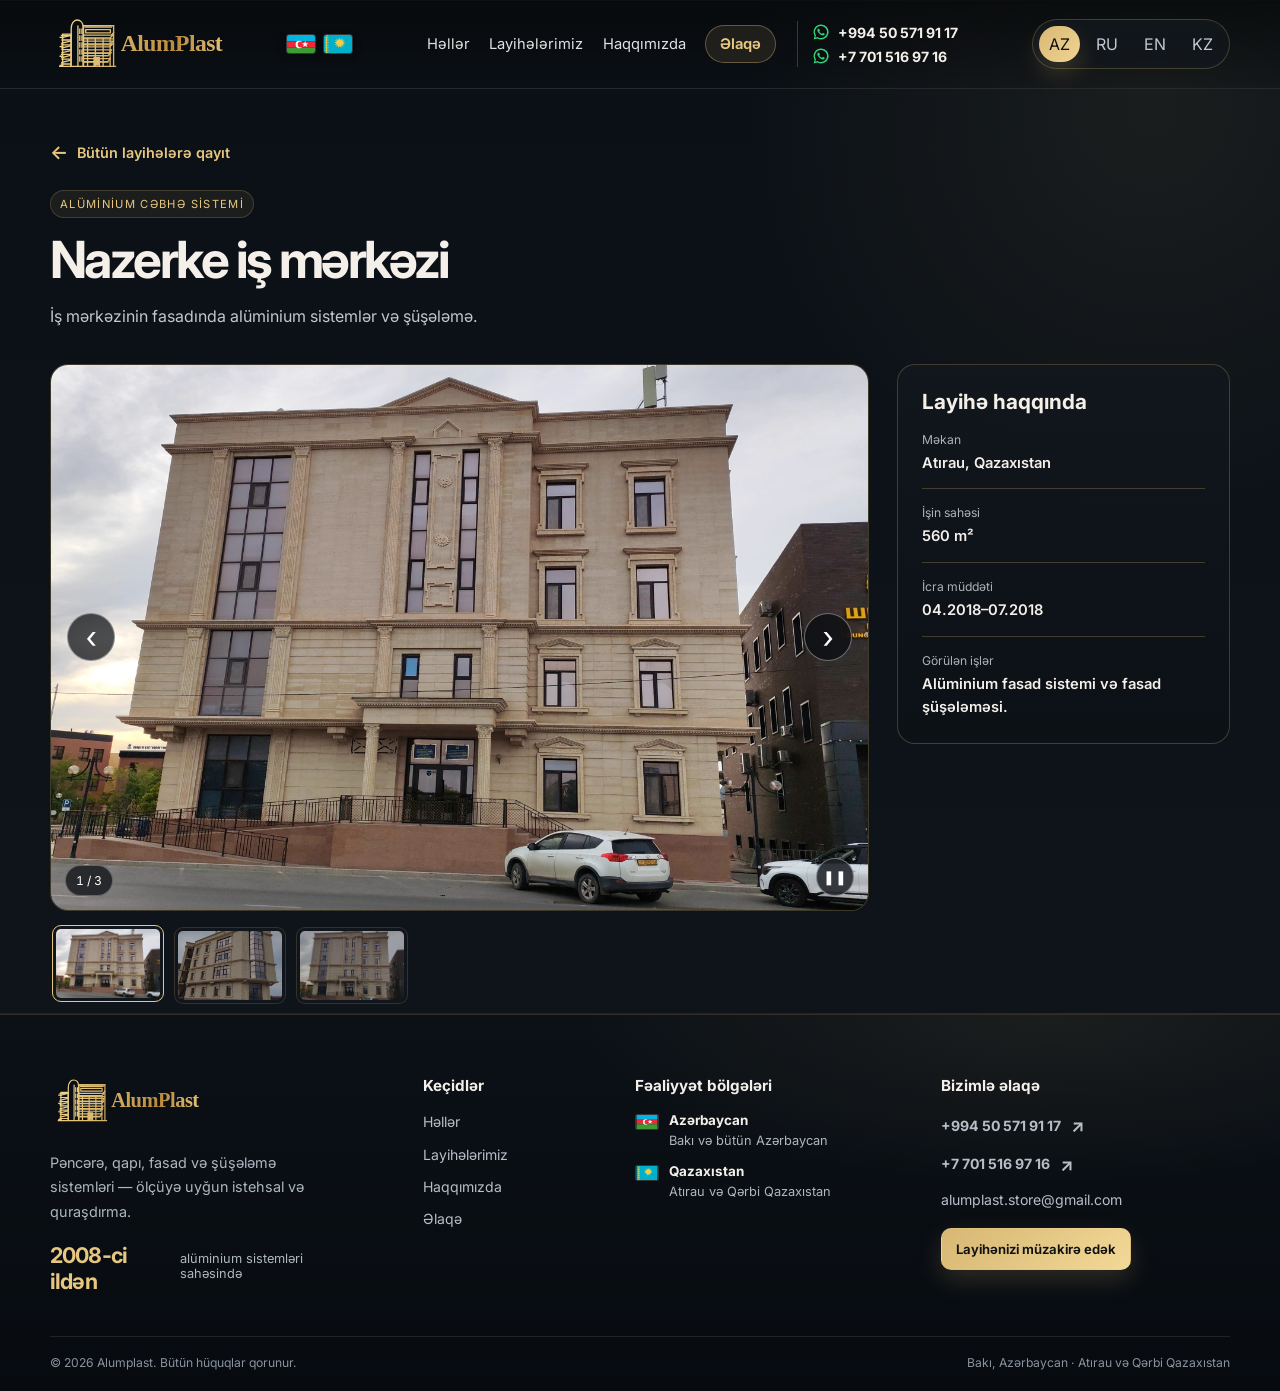
<file: project-nazerke.html>
<!DOCTYPE html>
<html lang="az"><head>
    <meta charset="UTF-8" />
    <meta name="viewport" content="width=device-width, initial-scale=1.0" />
    <meta name="description" content="Nazerke iş mərkəzi: İş mərkəzinin fasadında alüminium sistemlər və şüşələmə. Atırau, Qazaxıstan. İşin sahəsi: 560 m²." />
    <meta property="og:title" content="Alumplast | Nazerke iş mərkəzi" />
    <meta property="og:description" content="Nazerke iş mərkəzi: İş mərkəzinin fasadında alüminium sistemlər və şüşələmə. Atırau, Qazaxıstan. İşin sahəsi: 560 m²." />
    <meta property="og:type" content="website" />
    <meta property="og:locale" content="az_AZ" />
    <title>Alumplast | Nazerke iş mərkəzi</title>
    <link rel="preconnect" href="https://fonts.googleapis.com" />
    <link rel="preconnect" href="https://fonts.gstatic.com" crossorigin />
    <link rel="preload" as="style" href="https://fonts.googleapis.com/css2?family=Inter:wght@400;500;600;700;800;900&display=swap" onload="this.onload=null;this.rel='stylesheet'" />
    <noscript><link href="https://fonts.googleapis.com/css2?family=Inter:wght@400;500;600;700;800;900&display=swap" rel="stylesheet" /></noscript>
    <link rel="stylesheet" href="styles.css?v=9" />
  </head><body data-project-id="6" data-project-area="560 m²" data-project-period="04.2018–07.2018"><div class="site-shell"><header class="topbar container"><div class="brand-lockup">
  <a class="brand" href="index.html" aria-label="Alumplast"><img src="assets/logo.svg" alt="Alumplast" /></a>
  <div class="country-flags" aria-label="Azərbaycan və Qazaxıstan bayraqları" data-i18n-aria-label="header.flags">
          <img src="assets/flags/azerbaijan.svg" alt="Azərbaycan bayrağı" data-i18n-alt="header.flagAz" width="30" height="20" />
          <img src="assets/flags/kazakhstan.svg" alt="Qazaxıstan bayrağı" data-i18n-alt="header.flagKz" width="30" height="20" />
        </div>
</div><nav class="main-nav" aria-label="&#399;sas menyu" data-i18n-aria-label="nav.label"><a href="index.html#solutions" class="nav-link" data-i18n="nav.solutions">Həllər</a>
          <a href="projects.html" class="nav-link" data-i18n="nav.projects">Layihələrimiz</a>
          <a href="about.html" class="nav-link" data-i18n="nav.about">Haqqımızda</a>
          <a href="contact.html" class="nav-link nav-contact" data-i18n="nav.contact">Əlaqə</a>
          <div class="header-phone-list">
            <a href="https://wa.me/994505719117" class="header-phone" target="_blank" rel="noopener noreferrer" aria-label="WhatsApp +994 50 571 91 17" data-i18n-aria-label="header.whatsapp"><svg viewBox="0 0 24 24" aria-hidden="true"><path d="M12.04 2a9.85 9.85 0 0 0-8.48 14.86L2.2 22l5.3-1.39A9.91 9.91 0 1 0 12.04 2Zm0 17.98a8.05 8.05 0 0 1-4.1-1.12l-.3-.18-3.14.82.84-3.06-.2-.31a8.04 8.04 0 1 1 6.9 3.85Zm4.42-6.03c-.24-.12-1.42-.7-1.64-.78-.22-.08-.38-.12-.54.12-.16.24-.62.78-.76.94-.14.16-.28.18-.52.06-.24-.12-1.02-.38-1.95-1.2-.72-.64-1.2-1.42-1.34-1.66-.14-.24-.02-.37.1-.49.1-.1.24-.28.36-.42.12-.14.16-.24.24-.4.08-.16.04-.3-.02-.42-.06-.12-.54-1.3-.74-1.78-.2-.46-.4-.4-.54-.4h-.46c-.16 0-.42.06-.64.3-.22.24-.84.82-.84 2s.86 2.32.98 2.48c.12.16 1.7 2.6 4.12 3.64.58.25 1.03.4 1.38.51.58.18 1.1.15 1.52.09.46-.07 1.42-.58 1.62-1.14.2-.56.2-1.04.14-1.14-.06-.1-.22-.16-.46-.28Z"/></svg><span>+994 50 571 91 17</span></a>
            <a href="https://wa.me/77015169716" class="header-phone" target="_blank" rel="noopener noreferrer" aria-label="WhatsApp +7 701 516 97 16" data-i18n-aria-label="header.whatsappKz"><svg viewBox="0 0 24 24" aria-hidden="true"><path d="M12.04 2a9.85 9.85 0 0 0-8.48 14.86L2.2 22l5.3-1.39A9.91 9.91 0 1 0 12.04 2Zm0 17.98a8.05 8.05 0 0 1-4.1-1.12l-.3-.18-3.14.82.84-3.06-.2-.31a8.04 8.04 0 1 1 6.9 3.85Zm4.42-6.03c-.24-.12-1.42-.7-1.64-.78-.22-.08-.38-.12-.54.12-.16.24-.62.78-.76.94-.14.16-.28.18-.52.06-.24-.12-1.02-.38-1.95-1.2-.72-.64-1.2-1.42-1.34-1.66-.14-.24-.02-.37.1-.49.1-.1.24-.28.36-.42.12-.14.16-.24.24-.4.08-.16.04-.3-.02-.42-.06-.12-.54-1.3-.74-1.78-.2-.46-.4-.4-.54-.4h-.46c-.16 0-.42.06-.64.3-.22.24-.84.82-.84 2s.86 2.32.98 2.48c.12.16 1.7 2.6 4.12 3.64.58.25 1.03.4 1.38.51.58.18 1.1.15 1.52.09.46-.07 1.42-.58 1.62-1.14.2-.56.2-1.04.14-1.14-.06-.1-.22-.16-.46-.28Z"/></svg><span>+7 701 516 97 16</span></a>
          </div></nav><div class="actions"><div class="lang-switcher" aria-label="Language switcher"><button class="lang-btn active" data-lang="az" aria-label="Azerbaijani">AZ</button><button class="lang-btn" data-lang="ru" aria-label="Russian">RU</button><button class="lang-btn" data-lang="en" aria-label="English">EN</button><button class="lang-btn" data-lang="kk" aria-label="Kazakh">KZ</button></div></div></header><main class="section projects-section project-detail-section"><div class="container"><a class="project-back-link" href="projects.html"><span aria-hidden="true">&#8592;</span> <span data-i18n="projects.backAll">Bütün layihələrə qayıt</span></a><div class="project-detail-heading"><p class="project-tag" data-i18n="projects.tagFacade">Alüminium cəbhə sistemi</p><h1 data-i18n="projects.name6">Nazerke iş mərkəzi</h1><p class="project-detail-summary" data-i18n="projects.detail6">İş mərkəzinin fasadında alüminium sistemlər və şüşələmə.</p></div><div class="project-detail-layout"><section class="project-gallery" aria-labelledby="project-gallery-title"><h2 id="project-gallery-title" class="visually-hidden" data-i18n="projects.gallery">Layihənin şəkilləri</h2><figure class="project-gallery-item"><img src="assets/projects/nazerke-business-center.webp?v=5" data-thumbnail-src="assets/projects/thumbs/nazerke-business-center-thumb.webp?v=5" alt="Nazerke iş mərkəzi" data-i18n-alt="projects.alt6" fetchpriority="high" decoding="async" /></figure>
<figure class="project-gallery-item"><img src="assets/projects/nazerke-business-center-2.webp?v=5" alt="Nazerke iş mərkəzi" data-i18n-alt="projects.alt6" loading="lazy" decoding="async" /></figure>
<figure class="project-gallery-item"><img src="assets/projects/nazerke-business-center-3.webp?v=5" alt="Nazerke iş mərkəzi" data-i18n-alt="projects.alt6" loading="lazy" decoding="async" /></figure>
</section><aside class="project-facts-panel"><h2 data-i18n="projects.projectFacts">Layihə haqqında</h2><dl class="project-facts"><div><dt data-i18n="projects.location">Məkan</dt><dd data-i18n="projects.locationAtyrau">Atırau, Qazaxıstan</dd></div><div><dt data-i18n="projects.area">İşin sahəsi</dt><dd>560 m²</dd></div><div><dt data-i18n="projects.period">İcra müddəti</dt><dd>04.2018–07.2018</dd></div><div><dt data-i18n="projects.workScope">Görülən işlər</dt><dd data-i18n="projects.scopeFacade">Al&#252;minium fasad sistemi v&#601; fasad &#351;&#252;&#351;&#601;l&#601;m&#601;si.</dd></div></dl></aside></div></div></main><footer class="site-footer">
  <div class="container">
    <div class="footer-main">
      <div class="footer-brand-block">
        <a class="footer-brand" href="index.html" aria-label="Alumplast"><img src="assets/logo.svg" alt="Alumplast" /></a>
        <p data-i18n="footer.text">Memarlıq, komfort və davamlılıq üçün alüminium sistemləri.</p>
        <span class="footer-since"><strong data-i18n="footer.since">2008-ci ildən</strong><span data-i18n="footer.sinceLabel">alüminium sistemləri sahəsində</span></span>
      </div>
      <div class="footer-column">
        <h2 data-i18n="footer.navTitle">Keçidlər</h2>
        <a href="index.html#solutions" data-i18n="nav.solutions">Həllər</a>
        <a href="projects.html" data-i18n="nav.projects">Layihələrimiz</a>
        <a href="about.html" data-i18n="nav.about">Haqqımızda</a>
        <a href="contact.html" data-i18n="nav.contact">Əlaqə</a>
      </div>
      <div class="footer-column footer-regions">
        <h2 data-i18n="footer.areas">Fəaliyyət bölgələri</h2>
        <div class="footer-region"><img src="assets/flags/azerbaijan.svg" alt="" width="24" height="16" /><div><strong data-i18n="footer.azerbaijan">Azərbaycan</strong><span data-i18n="footer.azCoverage">Bakı və bütün Azərbaycan</span></div></div>
        <div class="footer-region"><img src="assets/flags/kazakhstan.svg" alt="" width="24" height="16" /><div><strong data-i18n="footer.kazakhstan">Qazaxıstan</strong><span data-i18n="footer.kzCoverage">Atırau və Qərbi Qazaxıstan</span></div></div>
      </div>
      <div class="footer-column footer-contact">
        <h2 data-i18n="contactPage.eyebrow">Bizimlə əlaqə</h2>
        <a class="footer-contact-phone" href="https://wa.me/994505719117" target="_blank" rel="noopener noreferrer">+994 50 571 91 17 <span>↗</span></a>
        <a class="footer-contact-phone" href="https://wa.me/77015169716" target="_blank" rel="noopener noreferrer" aria-label="WhatsApp +7 701 516 97 16" data-i18n-aria-label="header.whatsappKz">+7 701 516 97 16 <span>&#8599;</span></a>
        <a class="footer-mail" href="mailto:alumplast.store@gmail.com">alumplast.store@gmail.com</a>
        <a class="button button-primary footer-cta" href="contact.html" data-i18n="footer.contactCta">Layihənizi müzakirə edək</a>
      </div>
    </div>
    <div class="footer-bottom">
      <p>© <span data-current-year>2026</span> Alumplast. <span data-i18n="footer.rights">Bütün hüquqlar qorunur.</span></p>
      <p data-i18n="footer.regionLine">Bakı, Azərbaycan · Atırau, Qazaxıstan</p>
    </div>
  </div>
</footer></div><script src="script.js?v=11"></script></body></html>
</file>
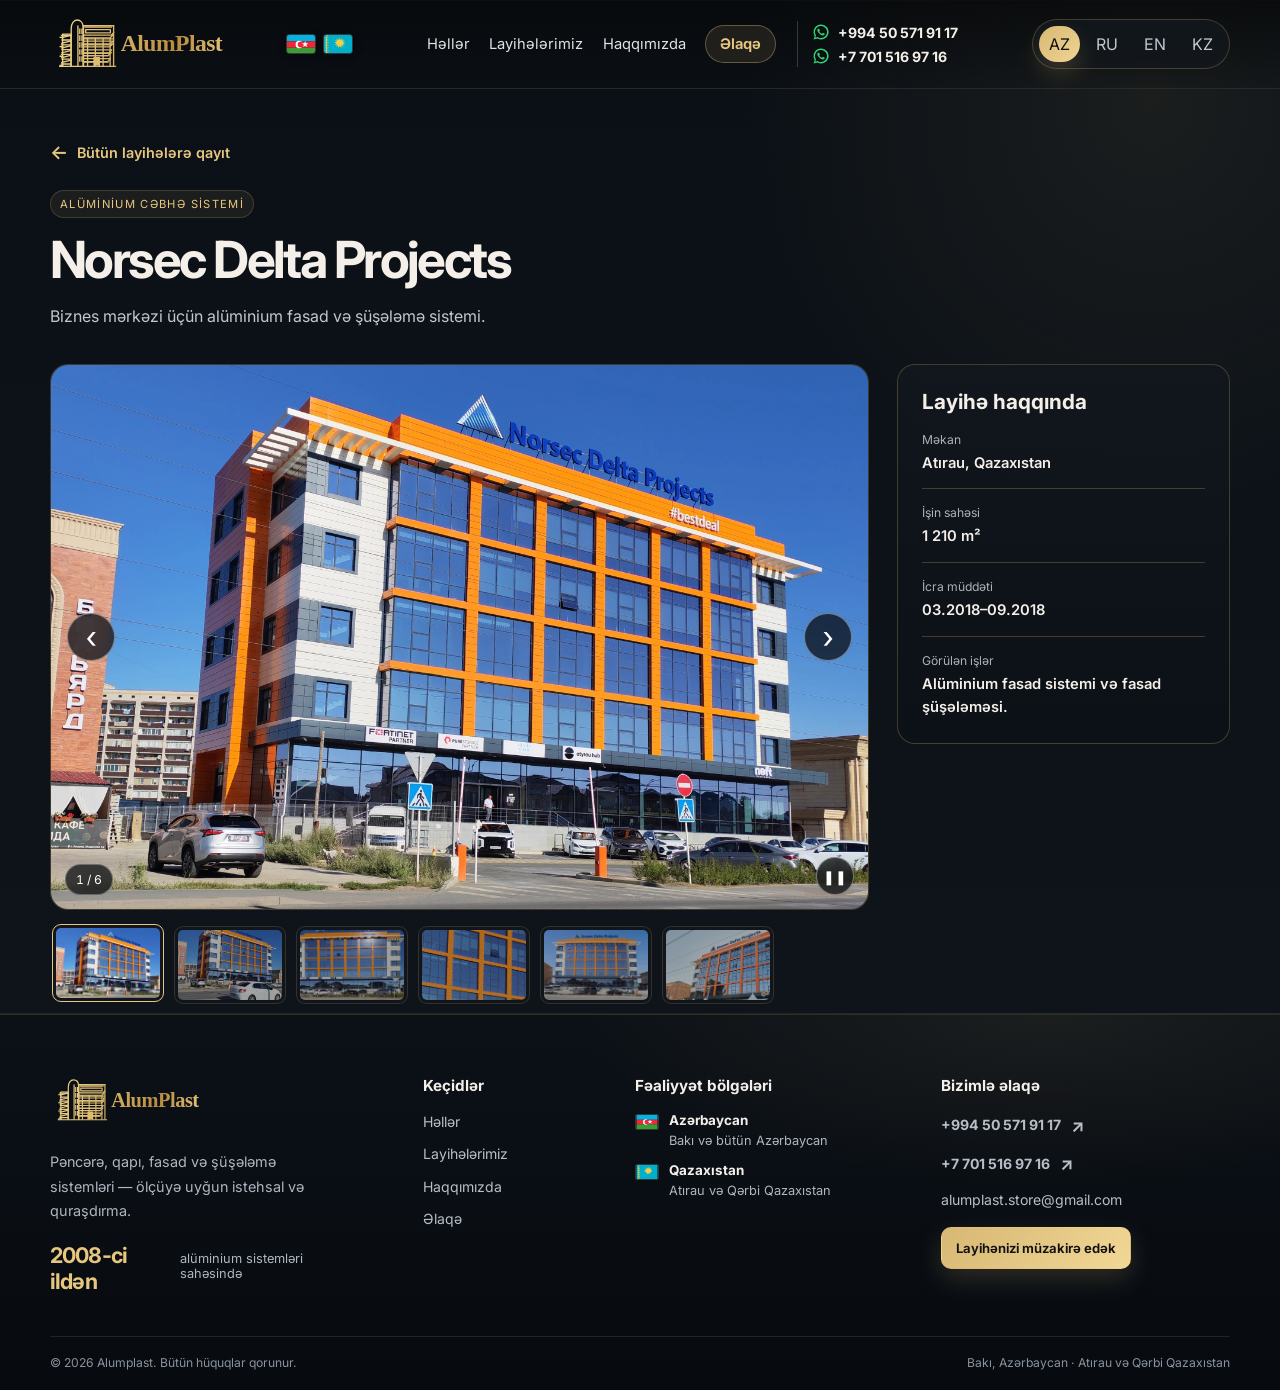
<file: project-norsec.html>
<!DOCTYPE html>
<html lang="az"><head>
    <meta charset="UTF-8" />
    <meta name="viewport" content="width=device-width, initial-scale=1.0" />
    <meta name="description" content="Norsec Delta Projects: Biznes mərkəzi üçün alüminium fasad və şüşələmə sistemi. Atırau, Qazaxıstan. İşin sahəsi: 1 210 m²." />
    <meta property="og:title" content="Alumplast | Norsec Delta Projects" />
    <meta property="og:description" content="Norsec Delta Projects: Biznes mərkəzi üçün alüminium fasad və şüşələmə sistemi. Atırau, Qazaxıstan. İşin sahəsi: 1 210 m²." />
    <meta property="og:type" content="website" />
    <meta property="og:locale" content="az_AZ" />
    <title>Alumplast | Norsec Delta Projects</title>
    <link rel="preconnect" href="https://fonts.googleapis.com" />
    <link rel="preconnect" href="https://fonts.gstatic.com" crossorigin />
    <link rel="preload" as="style" href="https://fonts.googleapis.com/css2?family=Inter:wght@400;500;600;700;800;900&display=swap" onload="this.onload=null;this.rel='stylesheet'" />
    <noscript><link href="https://fonts.googleapis.com/css2?family=Inter:wght@400;500;600;700;800;900&display=swap" rel="stylesheet" /></noscript>
    <link rel="stylesheet" href="styles.css?v=9" />
  </head><body data-project-id="4" data-project-area="1 210 m²" data-project-period="03.2018–09.2018"><div class="site-shell"><header class="topbar container"><div class="brand-lockup">
  <a class="brand" href="index.html" aria-label="Alumplast"><img src="assets/logo.svg" alt="Alumplast" /></a>
  <div class="country-flags" aria-label="Azərbaycan və Qazaxıstan bayraqları" data-i18n-aria-label="header.flags">
          <img src="assets/flags/azerbaijan.svg" alt="Azərbaycan bayrağı" data-i18n-alt="header.flagAz" width="30" height="20" />
          <img src="assets/flags/kazakhstan.svg" alt="Qazaxıstan bayrağı" data-i18n-alt="header.flagKz" width="30" height="20" />
        </div>
</div><nav class="main-nav" aria-label="&#399;sas menyu" data-i18n-aria-label="nav.label"><a href="index.html#solutions" class="nav-link" data-i18n="nav.solutions">Həllər</a>
          <a href="projects.html" class="nav-link" data-i18n="nav.projects">Layihələrimiz</a>
          <a href="about.html" class="nav-link" data-i18n="nav.about">Haqqımızda</a>
          <a href="contact.html" class="nav-link nav-contact" data-i18n="nav.contact">Əlaqə</a>
          <div class="header-phone-list">
            <a href="https://wa.me/994505719117" class="header-phone" target="_blank" rel="noopener noreferrer" aria-label="WhatsApp +994 50 571 91 17" data-i18n-aria-label="header.whatsapp"><svg viewBox="0 0 24 24" aria-hidden="true"><path d="M12.04 2a9.85 9.85 0 0 0-8.48 14.86L2.2 22l5.3-1.39A9.91 9.91 0 1 0 12.04 2Zm0 17.98a8.05 8.05 0 0 1-4.1-1.12l-.3-.18-3.14.82.84-3.06-.2-.31a8.04 8.04 0 1 1 6.9 3.85Zm4.42-6.03c-.24-.12-1.42-.7-1.64-.78-.22-.08-.38-.12-.54.12-.16.24-.62.78-.76.94-.14.16-.28.18-.52.06-.24-.12-1.02-.38-1.95-1.2-.72-.64-1.2-1.42-1.34-1.66-.14-.24-.02-.37.1-.49.1-.1.24-.28.36-.42.12-.14.16-.24.24-.4.08-.16.04-.3-.02-.42-.06-.12-.54-1.3-.74-1.78-.2-.46-.4-.4-.54-.4h-.46c-.16 0-.42.06-.64.3-.22.24-.84.82-.84 2s.86 2.32.98 2.48c.12.16 1.7 2.6 4.12 3.64.58.25 1.03.4 1.38.51.58.18 1.1.15 1.52.09.46-.07 1.42-.58 1.62-1.14.2-.56.2-1.04.14-1.14-.06-.1-.22-.16-.46-.28Z"/></svg><span>+994 50 571 91 17</span></a>
            <a href="https://wa.me/77015169716" class="header-phone" target="_blank" rel="noopener noreferrer" aria-label="WhatsApp +7 701 516 97 16" data-i18n-aria-label="header.whatsappKz"><svg viewBox="0 0 24 24" aria-hidden="true"><path d="M12.04 2a9.85 9.85 0 0 0-8.48 14.86L2.2 22l5.3-1.39A9.91 9.91 0 1 0 12.04 2Zm0 17.98a8.05 8.05 0 0 1-4.1-1.12l-.3-.18-3.14.82.84-3.06-.2-.31a8.04 8.04 0 1 1 6.9 3.85Zm4.42-6.03c-.24-.12-1.42-.7-1.64-.78-.22-.08-.38-.12-.54.12-.16.24-.62.78-.76.94-.14.16-.28.18-.52.06-.24-.12-1.02-.38-1.95-1.2-.72-.64-1.2-1.42-1.34-1.66-.14-.24-.02-.37.1-.49.1-.1.24-.28.36-.42.12-.14.16-.24.24-.4.08-.16.04-.3-.02-.42-.06-.12-.54-1.3-.74-1.78-.2-.46-.4-.4-.54-.4h-.46c-.16 0-.42.06-.64.3-.22.24-.84.82-.84 2s.86 2.32.98 2.48c.12.16 1.7 2.6 4.12 3.64.58.25 1.03.4 1.38.51.58.18 1.1.15 1.52.09.46-.07 1.42-.58 1.62-1.14.2-.56.2-1.04.14-1.14-.06-.1-.22-.16-.46-.28Z"/></svg><span>+7 701 516 97 16</span></a>
          </div></nav><div class="actions"><div class="lang-switcher" aria-label="Language switcher"><button class="lang-btn active" data-lang="az" aria-label="Azerbaijani">AZ</button><button class="lang-btn" data-lang="ru" aria-label="Russian">RU</button><button class="lang-btn" data-lang="en" aria-label="English">EN</button><button class="lang-btn" data-lang="kk" aria-label="Kazakh">KZ</button></div></div></header><main class="section projects-section project-detail-section"><div class="container"><a class="project-back-link" href="projects.html"><span aria-hidden="true">&#8592;</span> <span data-i18n="projects.backAll">Bütün layihələrə qayıt</span></a><div class="project-detail-heading"><p class="project-tag" data-i18n="projects.tagFacade">Alüminium cəbhə sistemi</p><h1 data-i18n="projects.name4">Norsec Delta Projects</h1><p class="project-detail-summary" data-i18n="projects.detail4">Biznes mərkəzi üçün alüminium fasad və şüşələmə sistemi.</p></div><div class="project-detail-layout"><section class="project-gallery" aria-labelledby="project-gallery-title"><h2 id="project-gallery-title" class="visually-hidden" data-i18n="projects.gallery">Layihənin şəkilləri</h2><figure class="project-gallery-item"><img src="assets/projects/norsec-delta-center.webp?v=5" data-thumbnail-src="assets/projects/thumbs/norsec-delta-center-thumb.webp?v=5" alt="Norsec Delta Projects" data-i18n-alt="projects.alt4" fetchpriority="high" decoding="async" /></figure>
<figure class="project-gallery-item"><img src="assets/projects/norsec-delta-center-2.webp?v=5" alt="Norsec Delta Projects" data-i18n-alt="projects.alt4" loading="lazy" decoding="async" /></figure>
<figure class="project-gallery-item"><img src="assets/projects/norsec-delta-center-3.webp?v=5" alt="Norsec Delta Projects" data-i18n-alt="projects.alt4" loading="lazy" decoding="async" /></figure>
<figure class="project-gallery-item"><img src="assets/projects/norsec-delta-center-4.webp?v=5" alt="Norsec Delta Projects" data-i18n-alt="projects.alt4" loading="lazy" decoding="async" /></figure><figure class="project-gallery-item"><img src="assets/projects/norsec-delta-center-extra-1.webp?v=5" data-thumbnail-src="assets/projects/thumbs/norsec-delta-center-extra-1-thumb.webp?v=5" alt="Norsec Delta Projects" data-i18n-alt="projects.alt4" loading="lazy" decoding="async" /></figure><figure class="project-gallery-item"><img src="assets/projects/norsec-delta-center-extra-2.webp?v=5" data-thumbnail-src="assets/projects/thumbs/norsec-delta-center-extra-2-thumb.webp?v=5" alt="Norsec Delta Projects" data-i18n-alt="projects.alt4" loading="lazy" decoding="async" /></figure></section><aside class="project-facts-panel"><h2 data-i18n="projects.projectFacts">Layihə haqqında</h2><dl class="project-facts"><div><dt data-i18n="projects.location">Məkan</dt><dd data-i18n="projects.locationAtyrau">Atırau, Qazaxıstan</dd></div><div><dt data-i18n="projects.area">İşin sahəsi</dt><dd>1 210 m²</dd></div><div><dt data-i18n="projects.period">İcra müddəti</dt><dd>03.2018–09.2018</dd></div><div><dt data-i18n="projects.workScope">Görülən işlər</dt><dd data-i18n="projects.scopeFacade">Al&#252;minium fasad sistemi v&#601; fasad &#351;&#252;&#351;&#601;l&#601;m&#601;si.</dd></div></dl></aside></div></div></main><footer class="site-footer">
  <div class="container">
    <div class="footer-main">
      <div class="footer-brand-block">
        <a class="footer-brand" href="index.html" aria-label="Alumplast"><img src="assets/logo.svg" alt="Alumplast" /></a>
        <p data-i18n="footer.text">Memarlıq, komfort və davamlılıq üçün alüminium sistemləri.</p>
        <span class="footer-since"><strong data-i18n="footer.since">2008-ci ildən</strong><span data-i18n="footer.sinceLabel">alüminium sistemləri sahəsində</span></span>
      </div>
      <div class="footer-column">
        <h2 data-i18n="footer.navTitle">Keçidlər</h2>
        <a href="index.html#solutions" data-i18n="nav.solutions">Həllər</a>
        <a href="projects.html" data-i18n="nav.projects">Layihələrimiz</a>
        <a href="about.html" data-i18n="nav.about">Haqqımızda</a>
        <a href="contact.html" data-i18n="nav.contact">Əlaqə</a>
      </div>
      <div class="footer-column footer-regions">
        <h2 data-i18n="footer.areas">Fəaliyyət bölgələri</h2>
        <div class="footer-region"><img src="assets/flags/azerbaijan.svg" alt="" width="24" height="16" /><div><strong data-i18n="footer.azerbaijan">Azərbaycan</strong><span data-i18n="footer.azCoverage">Bakı və bütün Azərbaycan</span></div></div>
        <div class="footer-region"><img src="assets/flags/kazakhstan.svg" alt="" width="24" height="16" /><div><strong data-i18n="footer.kazakhstan">Qazaxıstan</strong><span data-i18n="footer.kzCoverage">Atırau və Qərbi Qazaxıstan</span></div></div>
      </div>
      <div class="footer-column footer-contact">
        <h2 data-i18n="contactPage.eyebrow">Bizimlə əlaqə</h2>
        <a class="footer-contact-phone" href="https://wa.me/994505719117" target="_blank" rel="noopener noreferrer">+994 50 571 91 17 <span>↗</span></a>
        <a class="footer-contact-phone" href="https://wa.me/77015169716" target="_blank" rel="noopener noreferrer" aria-label="WhatsApp +7 701 516 97 16" data-i18n-aria-label="header.whatsappKz">+7 701 516 97 16 <span>&#8599;</span></a>
        <a class="footer-mail" href="mailto:alumplast.store@gmail.com">alumplast.store@gmail.com</a>
        <a class="button button-primary footer-cta" href="contact.html" data-i18n="footer.contactCta">Layihənizi müzakirə edək</a>
      </div>
    </div>
    <div class="footer-bottom">
      <p>© <span data-current-year>2026</span> Alumplast. <span data-i18n="footer.rights">Bütün hüquqlar qorunur.</span></p>
      <p data-i18n="footer.regionLine">Bakı, Azərbaycan · Atırau, Qazaxıstan</p>
    </div>
  </div>
</footer></div><script src="script.js?v=11"></script></body></html>
</file>
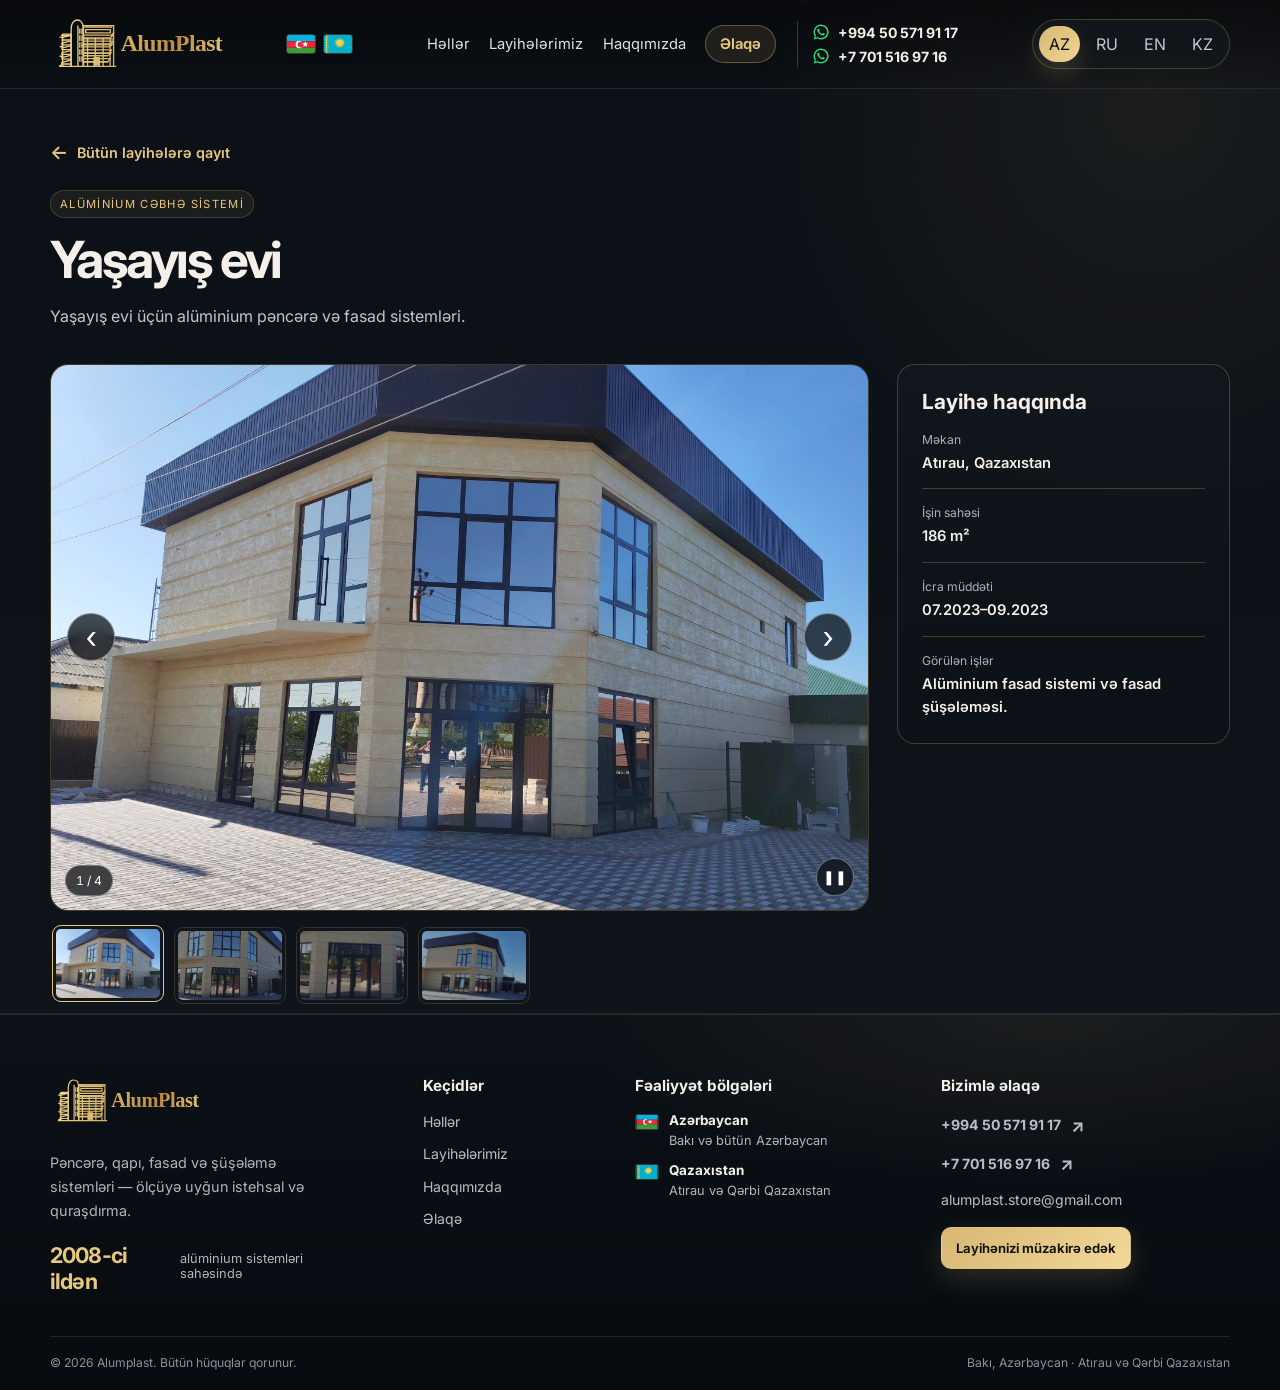
<file: project-residential.html>
<!DOCTYPE html>
<html lang="az"><head>
    <meta charset="UTF-8" />
    <meta name="viewport" content="width=device-width, initial-scale=1.0" />
    <meta name="description" content="Yaşayış evi: Yaşayış evi üçün alüminium pəncərə və fasad sistemləri. Atırau, Qazaxıstan. İşin sahəsi: 186 m²." />
    <meta property="og:title" content="Alumplast | Yaşayış evi" />
    <meta property="og:description" content="Yaşayış evi: Yaşayış evi üçün alüminium pəncərə və fasad sistemləri. Atırau, Qazaxıstan. İşin sahəsi: 186 m²." />
    <meta property="og:type" content="website" />
    <meta property="og:locale" content="az_AZ" />
    <title>Alumplast | Yaşayış evi</title>
    <link rel="preconnect" href="https://fonts.googleapis.com" />
    <link rel="preconnect" href="https://fonts.gstatic.com" crossorigin />
    <link rel="preload" as="style" href="https://fonts.googleapis.com/css2?family=Inter:wght@400;500;600;700;800;900&display=swap" onload="this.onload=null;this.rel='stylesheet'" />
    <noscript><link href="https://fonts.googleapis.com/css2?family=Inter:wght@400;500;600;700;800;900&display=swap" rel="stylesheet" /></noscript>
    <link rel="stylesheet" href="styles.css?v=9" />
  </head><body data-project-id="8" data-project-area="186 m²" data-project-period="07.2023–09.2023"><div class="site-shell"><header class="topbar container"><div class="brand-lockup">
  <a class="brand" href="index.html" aria-label="Alumplast"><img src="assets/logo.svg" alt="Alumplast" /></a>
  <div class="country-flags" aria-label="Azərbaycan və Qazaxıstan bayraqları" data-i18n-aria-label="header.flags">
          <img src="assets/flags/azerbaijan.svg" alt="Azərbaycan bayrağı" data-i18n-alt="header.flagAz" width="30" height="20" />
          <img src="assets/flags/kazakhstan.svg" alt="Qazaxıstan bayrağı" data-i18n-alt="header.flagKz" width="30" height="20" />
        </div>
</div><nav class="main-nav" aria-label="&#399;sas menyu" data-i18n-aria-label="nav.label"><a href="index.html#solutions" class="nav-link" data-i18n="nav.solutions">Həllər</a>
          <a href="projects.html" class="nav-link" data-i18n="nav.projects">Layihələrimiz</a>
          <a href="about.html" class="nav-link" data-i18n="nav.about">Haqqımızda</a>
          <a href="contact.html" class="nav-link nav-contact" data-i18n="nav.contact">Əlaqə</a>
          <div class="header-phone-list">
            <a href="https://wa.me/994505719117" class="header-phone" target="_blank" rel="noopener noreferrer" aria-label="WhatsApp +994 50 571 91 17" data-i18n-aria-label="header.whatsapp"><svg viewBox="0 0 24 24" aria-hidden="true"><path d="M12.04 2a9.85 9.85 0 0 0-8.48 14.86L2.2 22l5.3-1.39A9.91 9.91 0 1 0 12.04 2Zm0 17.98a8.05 8.05 0 0 1-4.1-1.12l-.3-.18-3.14.82.84-3.06-.2-.31a8.04 8.04 0 1 1 6.9 3.85Zm4.42-6.03c-.24-.12-1.42-.7-1.64-.78-.22-.08-.38-.12-.54.12-.16.24-.62.78-.76.94-.14.16-.28.18-.52.06-.24-.12-1.02-.38-1.95-1.2-.72-.64-1.2-1.42-1.34-1.66-.14-.24-.02-.37.1-.49.1-.1.24-.28.36-.42.12-.14.16-.24.24-.4.08-.16.04-.3-.02-.42-.06-.12-.54-1.3-.74-1.78-.2-.46-.4-.4-.54-.4h-.46c-.16 0-.42.06-.64.3-.22.24-.84.82-.84 2s.86 2.32.98 2.48c.12.16 1.7 2.6 4.12 3.64.58.25 1.03.4 1.38.51.58.18 1.1.15 1.52.09.46-.07 1.42-.58 1.62-1.14.2-.56.2-1.04.14-1.14-.06-.1-.22-.16-.46-.28Z"/></svg><span>+994 50 571 91 17</span></a>
            <a href="https://wa.me/77015169716" class="header-phone" target="_blank" rel="noopener noreferrer" aria-label="WhatsApp +7 701 516 97 16" data-i18n-aria-label="header.whatsappKz"><svg viewBox="0 0 24 24" aria-hidden="true"><path d="M12.04 2a9.85 9.85 0 0 0-8.48 14.86L2.2 22l5.3-1.39A9.91 9.91 0 1 0 12.04 2Zm0 17.98a8.05 8.05 0 0 1-4.1-1.12l-.3-.18-3.14.82.84-3.06-.2-.31a8.04 8.04 0 1 1 6.9 3.85Zm4.42-6.03c-.24-.12-1.42-.7-1.64-.78-.22-.08-.38-.12-.54.12-.16.24-.62.78-.76.94-.14.16-.28.18-.52.06-.24-.12-1.02-.38-1.95-1.2-.72-.64-1.2-1.42-1.34-1.66-.14-.24-.02-.37.1-.49.1-.1.24-.28.36-.42.12-.14.16-.24.24-.4.08-.16.04-.3-.02-.42-.06-.12-.54-1.3-.74-1.78-.2-.46-.4-.4-.54-.4h-.46c-.16 0-.42.06-.64.3-.22.24-.84.82-.84 2s.86 2.32.98 2.48c.12.16 1.7 2.6 4.12 3.64.58.25 1.03.4 1.38.51.58.18 1.1.15 1.52.09.46-.07 1.42-.58 1.62-1.14.2-.56.2-1.04.14-1.14-.06-.1-.22-.16-.46-.28Z"/></svg><span>+7 701 516 97 16</span></a>
          </div></nav><div class="actions"><div class="lang-switcher" aria-label="Language switcher"><button class="lang-btn active" data-lang="az" aria-label="Azerbaijani">AZ</button><button class="lang-btn" data-lang="ru" aria-label="Russian">RU</button><button class="lang-btn" data-lang="en" aria-label="English">EN</button><button class="lang-btn" data-lang="kk" aria-label="Kazakh">KZ</button></div></div></header><main class="section projects-section project-detail-section"><div class="container"><a class="project-back-link" href="projects.html"><span aria-hidden="true">&#8592;</span> <span data-i18n="projects.backAll">Bütün layihələrə qayıt</span></a><div class="project-detail-heading"><p class="project-tag" data-i18n="projects.tagFacade">Alüminium cəbhə sistemi</p><h1 data-i18n="projects.name8">Yaşayış evi</h1><p class="project-detail-summary" data-i18n="projects.detail8">Yaşayış evi üçün alüminium pəncərə və fasad sistemləri.</p></div><div class="project-detail-layout"><section class="project-gallery" aria-labelledby="project-gallery-title"><h2 id="project-gallery-title" class="visually-hidden" data-i18n="projects.gallery">Layihənin şəkilləri</h2><figure class="project-gallery-item"><img src="assets/projects/residential-home.webp?v=5" data-thumbnail-src="assets/projects/thumbs/residential-home-thumb.webp?v=5" alt="Yaşayış evi" data-i18n-alt="projects.alt8" fetchpriority="high" decoding="async" /></figure>
<figure class="project-gallery-item"><img src="assets/projects/residential-home-2.webp?v=5" alt="Yaşayış evi" data-i18n-alt="projects.alt8" loading="lazy" decoding="async" /></figure>
<figure class="project-gallery-item"><img src="assets/projects/residential-home-3.webp?v=5" alt="Yaşayış evi" data-i18n-alt="projects.alt8" loading="lazy" decoding="async" /></figure>
<figure class="project-gallery-item"><img src="assets/projects/residential-home-4.webp?v=5" alt="Yaşayış evi" data-i18n-alt="projects.alt8" loading="lazy" decoding="async" /></figure></section><aside class="project-facts-panel"><h2 data-i18n="projects.projectFacts">Layihə haqqında</h2><dl class="project-facts"><div><dt data-i18n="projects.location">Məkan</dt><dd data-i18n="projects.locationAtyrau">Atırau, Qazaxıstan</dd></div><div><dt data-i18n="projects.area">İşin sahəsi</dt><dd>186 m²</dd></div><div><dt data-i18n="projects.period">İcra müddəti</dt><dd>07.2023–09.2023</dd></div><div><dt data-i18n="projects.workScope">Görülən işlər</dt><dd data-i18n="projects.scopeFacade">Al&#252;minium fasad sistemi v&#601; fasad &#351;&#252;&#351;&#601;l&#601;m&#601;si.</dd></div></dl></aside></div></div></main><footer class="site-footer">
  <div class="container">
    <div class="footer-main">
      <div class="footer-brand-block">
        <a class="footer-brand" href="index.html" aria-label="Alumplast"><img src="assets/logo.svg" alt="Alumplast" /></a>
        <p data-i18n="footer.text">Memarlıq, komfort və davamlılıq üçün alüminium sistemləri.</p>
        <span class="footer-since"><strong data-i18n="footer.since">2008-ci ildən</strong><span data-i18n="footer.sinceLabel">alüminium sistemləri sahəsində</span></span>
      </div>
      <div class="footer-column">
        <h2 data-i18n="footer.navTitle">Keçidlər</h2>
        <a href="index.html#solutions" data-i18n="nav.solutions">Həllər</a>
        <a href="projects.html" data-i18n="nav.projects">Layihələrimiz</a>
        <a href="about.html" data-i18n="nav.about">Haqqımızda</a>
        <a href="contact.html" data-i18n="nav.contact">Əlaqə</a>
      </div>
      <div class="footer-column footer-regions">
        <h2 data-i18n="footer.areas">Fəaliyyət bölgələri</h2>
        <div class="footer-region"><img src="assets/flags/azerbaijan.svg" alt="" width="24" height="16" /><div><strong data-i18n="footer.azerbaijan">Azərbaycan</strong><span data-i18n="footer.azCoverage">Bakı və bütün Azərbaycan</span></div></div>
        <div class="footer-region"><img src="assets/flags/kazakhstan.svg" alt="" width="24" height="16" /><div><strong data-i18n="footer.kazakhstan">Qazaxıstan</strong><span data-i18n="footer.kzCoverage">Atırau və Qərbi Qazaxıstan</span></div></div>
      </div>
      <div class="footer-column footer-contact">
        <h2 data-i18n="contactPage.eyebrow">Bizimlə əlaqə</h2>
        <a class="footer-contact-phone" href="https://wa.me/994505719117" target="_blank" rel="noopener noreferrer">+994 50 571 91 17 <span>↗</span></a>
        <a class="footer-contact-phone" href="https://wa.me/77015169716" target="_blank" rel="noopener noreferrer" aria-label="WhatsApp +7 701 516 97 16" data-i18n-aria-label="header.whatsappKz">+7 701 516 97 16 <span>&#8599;</span></a>
        <a class="footer-mail" href="mailto:alumplast.store@gmail.com">alumplast.store@gmail.com</a>
        <a class="button button-primary footer-cta" href="contact.html" data-i18n="footer.contactCta">Layihənizi müzakirə edək</a>
      </div>
    </div>
    <div class="footer-bottom">
      <p>© <span data-current-year>2026</span> Alumplast. <span data-i18n="footer.rights">Bütün hüquqlar qorunur.</span></p>
      <p data-i18n="footer.regionLine">Bakı, Azərbaycan · Atırau, Qazaxıstan</p>
    </div>
  </div>
</footer></div><script src="script.js?v=11"></script></body></html>
</file>
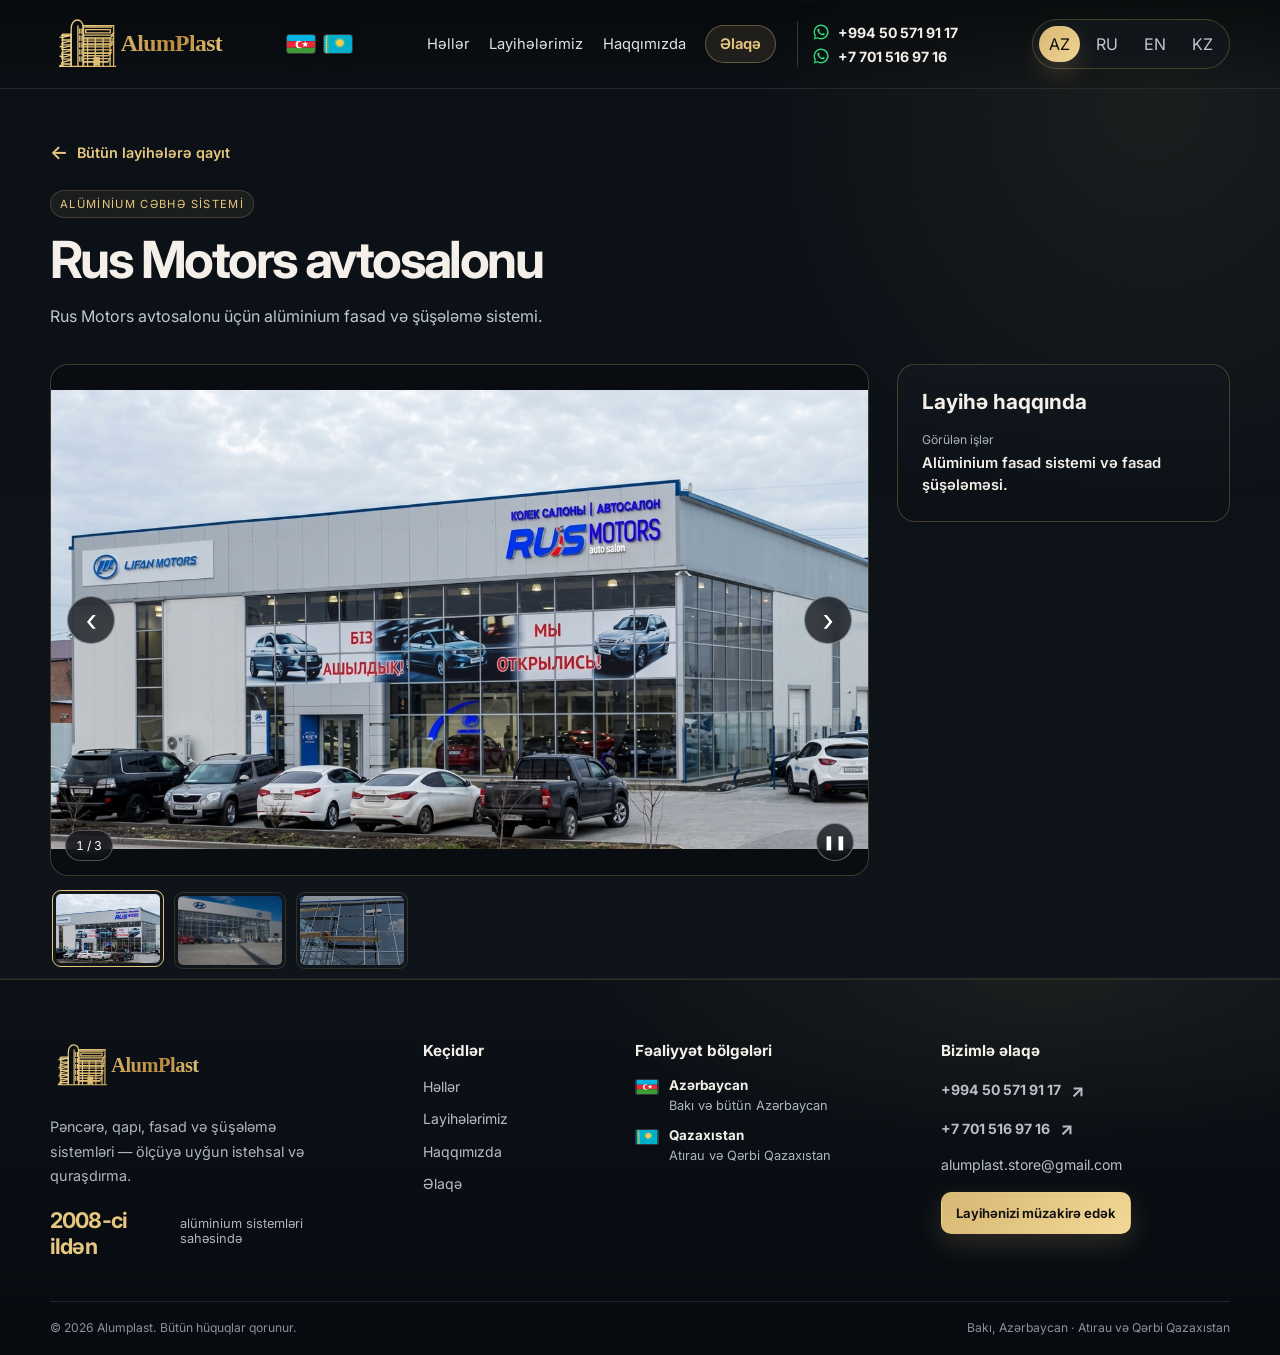
<file: project-rus-motors.html>
<!DOCTYPE html>
<html lang="az"><head>
    <meta charset="UTF-8" />
    <meta name="viewport" content="width=device-width, initial-scale=1.0" />
    <meta name="description" content="Rus Motors avtosalonu üçün alüminium fasad və şüşələmə sistemi." />
    <meta property="og:title" content="Alumplast | Rus Motors avtosalonu" />
    <meta property="og:description" content="Rus Motors avtosalonu üçün alüminium fasad və şüşələmə sistemi." />
    <meta property="og:type" content="website" />
    <meta property="og:locale" content="az_AZ" />
    <title>Alumplast | Rus Motors avtosalonu</title>
    <link rel="preconnect" href="https://fonts.googleapis.com" />
    <link rel="preconnect" href="https://fonts.gstatic.com" crossorigin />
    <link rel="preload" as="style" href="https://fonts.googleapis.com/css2?family=Inter:wght@400;500;600;700;800;900&display=swap" onload="this.onload=null;this.rel='stylesheet'" />
    <noscript><link href="https://fonts.googleapis.com/css2?family=Inter:wght@400;500;600;700;800;900&display=swap" rel="stylesheet" /></noscript>
    <link rel="stylesheet" href="styles.css?v=9" />
  </head><body data-project-id="10" data-project-no-location="true"><div class="site-shell"><header class="topbar container"><div class="brand-lockup">
  <a class="brand" href="index.html" aria-label="Alumplast"><img src="assets/logo.svg" alt="Alumplast" /></a>
  <div class="country-flags" aria-label="Azərbaycan və Qazaxıstan bayraqları" data-i18n-aria-label="header.flags">
          <img src="assets/flags/azerbaijan.svg" alt="Azərbaycan bayrağı" data-i18n-alt="header.flagAz" width="30" height="20" />
          <img src="assets/flags/kazakhstan.svg" alt="Qazaxıstan bayrağı" data-i18n-alt="header.flagKz" width="30" height="20" />
        </div>
</div><nav class="main-nav" aria-label="&#399;sas menyu" data-i18n-aria-label="nav.label"><a href="index.html#solutions" class="nav-link" data-i18n="nav.solutions">Həllər</a>
          <a href="projects.html" class="nav-link" data-i18n="nav.projects">Layihələrimiz</a>
          <a href="about.html" class="nav-link" data-i18n="nav.about">Haqqımızda</a>
          <a href="contact.html" class="nav-link nav-contact" data-i18n="nav.contact">Əlaqə</a>
          <div class="header-phone-list">
            <a href="https://wa.me/994505719117" class="header-phone" target="_blank" rel="noopener noreferrer" aria-label="WhatsApp +994 50 571 91 17" data-i18n-aria-label="header.whatsapp"><svg viewBox="0 0 24 24" aria-hidden="true"><path d="M12.04 2a9.85 9.85 0 0 0-8.48 14.86L2.2 22l5.3-1.39A9.91 9.91 0 1 0 12.04 2Zm0 17.98a8.05 8.05 0 0 1-4.1-1.12l-.3-.18-3.14.82.84-3.06-.2-.31a8.04 8.04 0 1 1 6.9 3.85Zm4.42-6.03c-.24-.12-1.42-.7-1.64-.78-.22-.08-.38-.12-.54.12-.16.24-.62.78-.76.94-.14.16-.28.18-.52.06-.24-.12-1.02-.38-1.95-1.2-.72-.64-1.2-1.42-1.34-1.66-.14-.24-.02-.37.1-.49.1-.1.24-.28.36-.42.12-.14.16-.24.24-.4.08-.16.04-.3-.02-.42-.06-.12-.54-1.3-.74-1.78-.2-.46-.4-.4-.54-.4h-.46c-.16 0-.42.06-.64.3-.22.24-.84.82-.84 2s.86 2.32.98 2.48c.12.16 1.7 2.6 4.12 3.64.58.25 1.03.4 1.38.51.58.18 1.1.15 1.52.09.46-.07 1.42-.58 1.62-1.14.2-.56.2-1.04.14-1.14-.06-.1-.22-.16-.46-.28Z"/></svg><span>+994 50 571 91 17</span></a>
            <a href="https://wa.me/77015169716" class="header-phone" target="_blank" rel="noopener noreferrer" aria-label="WhatsApp +7 701 516 97 16" data-i18n-aria-label="header.whatsappKz"><svg viewBox="0 0 24 24" aria-hidden="true"><path d="M12.04 2a9.85 9.85 0 0 0-8.48 14.86L2.2 22l5.3-1.39A9.91 9.91 0 1 0 12.04 2Zm0 17.98a8.05 8.05 0 0 1-4.1-1.12l-.3-.18-3.14.82.84-3.06-.2-.31a8.04 8.04 0 1 1 6.9 3.85Zm4.42-6.03c-.24-.12-1.42-.7-1.64-.78-.22-.08-.38-.12-.54.12-.16.24-.62.78-.76.94-.14.16-.28.18-.52.06-.24-.12-1.02-.38-1.95-1.2-.72-.64-1.2-1.42-1.34-1.66-.14-.24-.02-.37.1-.49.1-.1.24-.28.36-.42.12-.14.16-.24.24-.4.08-.16.04-.3-.02-.42-.06-.12-.54-1.3-.74-1.78-.2-.46-.4-.4-.54-.4h-.46c-.16 0-.42.06-.64.3-.22.24-.84.82-.84 2s.86 2.32.98 2.48c.12.16 1.7 2.6 4.12 3.64.58.25 1.03.4 1.38.51.58.18 1.1.15 1.52.09.46-.07 1.42-.58 1.62-1.14.2-.56.2-1.04.14-1.14-.06-.1-.22-.16-.46-.28Z"/></svg><span>+7 701 516 97 16</span></a>
          </div></nav><div class="actions"><div class="lang-switcher" aria-label="Language switcher"><button class="lang-btn active" data-lang="az" aria-label="Azerbaijani">AZ</button><button class="lang-btn" data-lang="ru" aria-label="Russian">RU</button><button class="lang-btn" data-lang="en" aria-label="English">EN</button><button class="lang-btn" data-lang="kk" aria-label="Kazakh">KZ</button></div></div></header><main class="section projects-section project-detail-section"><div class="container"><a class="project-back-link" href="projects.html"><span aria-hidden="true">&#8592;</span> <span data-i18n="projects.backAll">Bütün layihələrə qayıt</span></a><div class="project-detail-heading"><p class="project-tag" data-i18n="projects.tagFacade">Alüminium cəbhə sistemi</p><h1 data-i18n="projects.name10">Rus Motors avtosalonu</h1><p class="project-detail-summary" data-i18n="projects.detail10">Rus Motors avtosalonu üçün alüminium fasad və şüşələmə sistemi.</p></div><div class="project-detail-layout"><section class="project-gallery" aria-labelledby="project-gallery-title"><h2 id="project-gallery-title" class="visually-hidden" data-i18n="projects.gallery">Layihənin şəkilləri</h2>
<figure class="project-gallery-item"><img src="assets/projects/rus-motors-showroom.webp?v=7" data-thumbnail-src="assets/projects/thumbs/rus-motors-showroom-thumb.webp?v=7" alt="Rus Motors avtosalonu" data-i18n-alt="projects.alt10" fetchpriority="high" decoding="async" /></figure>
<figure class="project-gallery-item"><img src="assets/projects/rus-motors-hyundai-showroom.webp?v=7" data-thumbnail-src="assets/projects/thumbs/rus-motors-hyundai-showroom-thumb.webp?v=7" alt="Rus Motors avtosalonu" data-i18n-alt="projects.alt10" loading="lazy" decoding="async" /></figure>
<figure class="project-gallery-item"><img src="assets/projects/rus-motors-facade-glazing.webp?v=7" data-thumbnail-src="assets/projects/thumbs/rus-motors-facade-glazing-thumb.webp?v=7" alt="Rus Motors avtosalonu" data-i18n-alt="projects.alt10" loading="lazy" decoding="async" /></figure></section><aside class="project-facts-panel"><h2 data-i18n="projects.projectFacts">Layihə haqqında</h2><dl class="project-facts"><div><dt data-i18n="projects.workScope">Görülən işlər</dt><dd data-i18n="projects.scopeFacade">Alüminium fasad sistemi və fasad şüşələməsi.</dd></div></dl></aside></div></div></main><footer class="site-footer">
  <div class="container">
    <div class="footer-main">
      <div class="footer-brand-block">
        <a class="footer-brand" href="index.html" aria-label="Alumplast"><img src="assets/logo.svg" alt="Alumplast" /></a>
        <p data-i18n="footer.text">Memarlıq, komfort və davamlılıq üçün alüminium sistemləri.</p>
        <span class="footer-since"><strong data-i18n="footer.since">2008-ci ildən</strong><span data-i18n="footer.sinceLabel">alüminium sistemləri sahəsində</span></span>
      </div>
      <div class="footer-column">
        <h2 data-i18n="footer.navTitle">Keçidlər</h2>
        <a href="index.html#solutions" data-i18n="nav.solutions">Həllər</a>
        <a href="projects.html" data-i18n="nav.projects">Layihələrimiz</a>
        <a href="about.html" data-i18n="nav.about">Haqqımızda</a>
        <a href="contact.html" data-i18n="nav.contact">Əlaqə</a>
      </div>
      <div class="footer-column footer-regions">
        <h2 data-i18n="footer.areas">Fəaliyyət bölgələri</h2>
        <div class="footer-region"><img src="assets/flags/azerbaijan.svg" alt="" width="24" height="16" /><div><strong data-i18n="footer.azerbaijan">Azərbaycan</strong><span data-i18n="footer.azCoverage">Bakı və bütün Azərbaycan</span></div></div>
        <div class="footer-region"><img src="assets/flags/kazakhstan.svg" alt="" width="24" height="16" /><div><strong data-i18n="footer.kazakhstan">Qazaxıstan</strong><span data-i18n="footer.kzCoverage">Atırau və Qərbi Qazaxıstan</span></div></div>
      </div>
      <div class="footer-column footer-contact">
        <h2 data-i18n="contactPage.eyebrow">Bizimlə əlaqə</h2>
        <a class="footer-contact-phone" href="https://wa.me/994505719117" target="_blank" rel="noopener noreferrer">+994 50 571 91 17 <span>↗</span></a>
        <a class="footer-contact-phone" href="https://wa.me/77015169716" target="_blank" rel="noopener noreferrer" aria-label="WhatsApp +7 701 516 97 16" data-i18n-aria-label="header.whatsappKz">+7 701 516 97 16 <span>&#8599;</span></a>
        <a class="footer-mail" href="mailto:alumplast.store@gmail.com">alumplast.store@gmail.com</a>
        <a class="button button-primary footer-cta" href="contact.html" data-i18n="footer.contactCta">Layihənizi müzakirə edək</a>
      </div>
    </div>
    <div class="footer-bottom">
      <p>© <span data-current-year>2026</span> Alumplast. <span data-i18n="footer.rights">Bütün hüquqlar qorunur.</span></p>
      <p data-i18n="footer.regionLine">Bakı, Azərbaycan · Atırau, Qazaxıstan</p>
    </div>
  </div>
</footer></div><script src="script.js?v=11"></script></body></html>
</file>
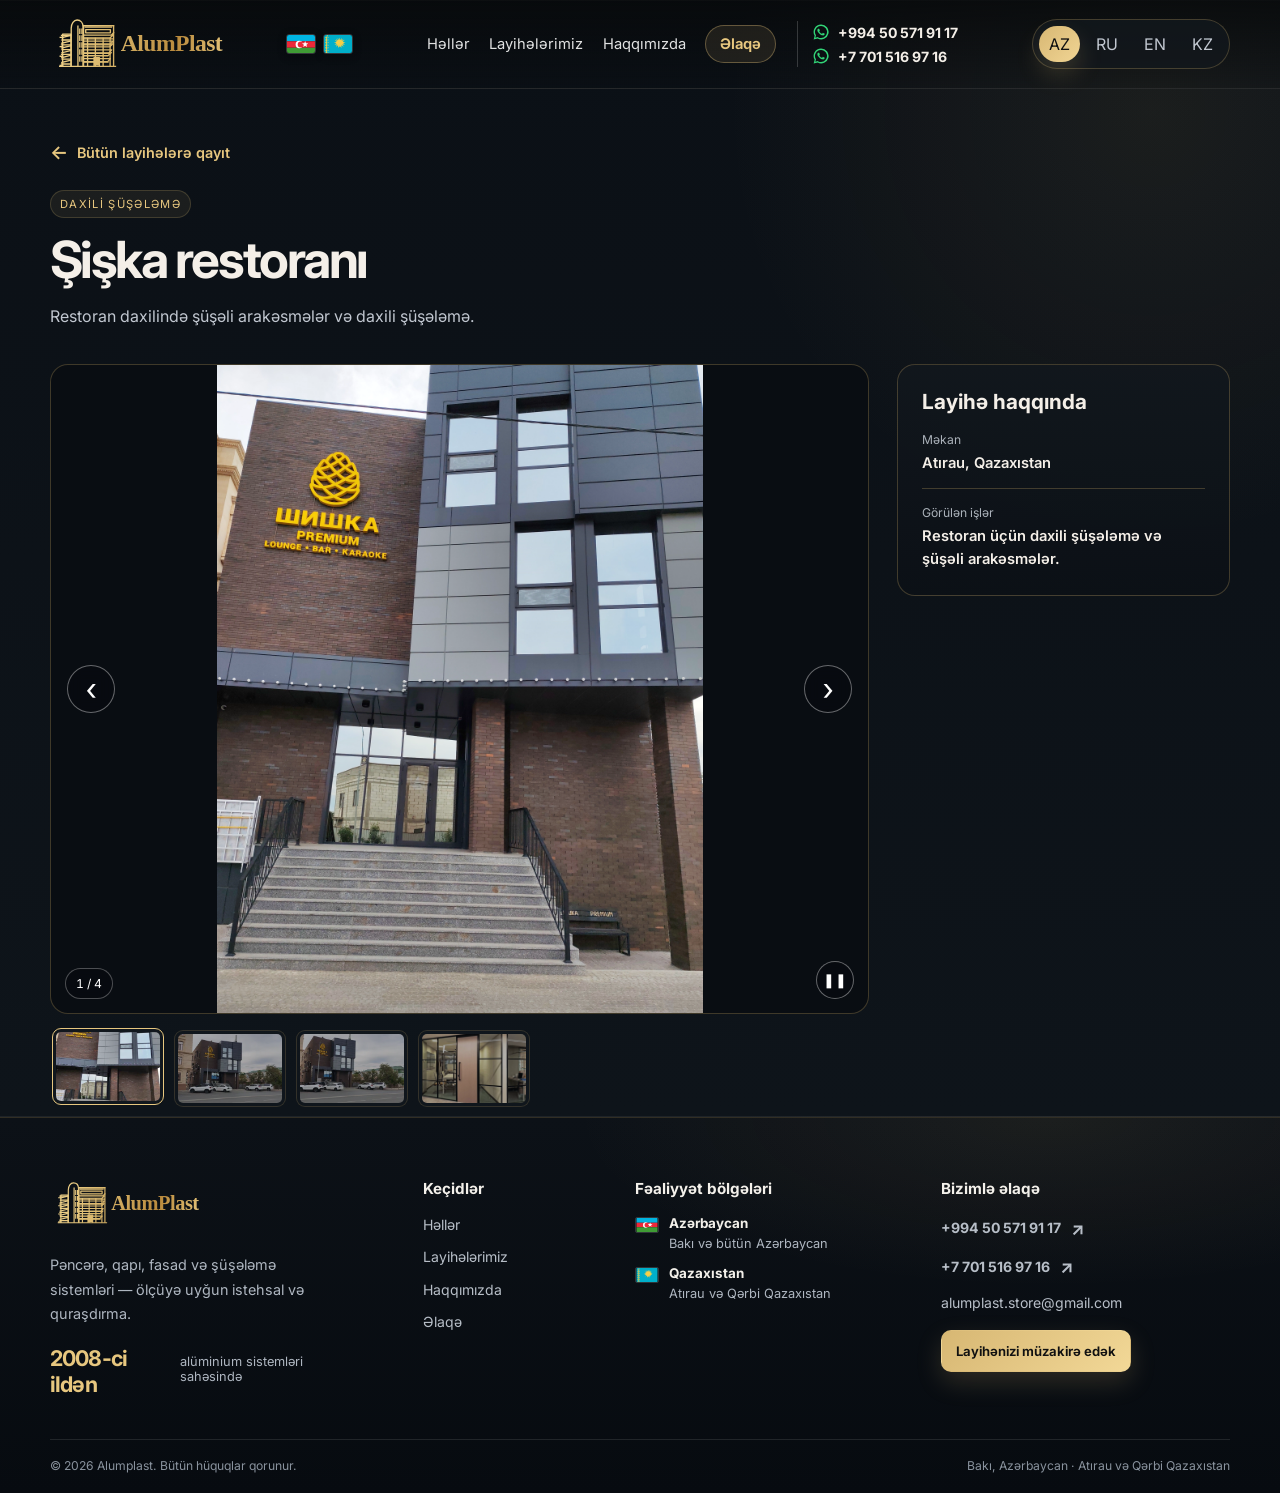
<file: project-shishka.html>
<!DOCTYPE html>
<html lang="az"><head>
    <meta charset="UTF-8" />
    <meta name="viewport" content="width=device-width, initial-scale=1.0" />
    <meta name="description" content="Şişka restoranı: Restoran daxilində şüşəli arakəsmələr və daxili şüşələmə. Atırau, Qazaxıstan." />
    <meta property="og:title" content="Alumplast | Şişka restoranı" />
    <meta property="og:description" content="Şişka restoranı: Restoran daxilində şüşəli arakəsmələr və daxili şüşələmə. Atırau, Qazaxıstan." />
    <meta property="og:type" content="website" />
    <meta property="og:locale" content="az_AZ" />
    <title>Alumplast | Şişka restoranı</title>
    <link rel="preconnect" href="https://fonts.googleapis.com" />
    <link rel="preconnect" href="https://fonts.gstatic.com" crossorigin />
    <link rel="preload" as="style" href="https://fonts.googleapis.com/css2?family=Inter:wght@400;500;600;700;800;900&display=swap" onload="this.onload=null;this.rel='stylesheet'" />
    <noscript><link href="https://fonts.googleapis.com/css2?family=Inter:wght@400;500;600;700;800;900&display=swap" rel="stylesheet" /></noscript>
    <link rel="stylesheet" href="styles.css?v=9" />
  </head><body data-project-id="7"><div class="site-shell"><header class="topbar container"><div class="brand-lockup">
  <a class="brand" href="index.html" aria-label="Alumplast"><img src="assets/logo.svg" alt="Alumplast" /></a>
  <div class="country-flags" aria-label="Azərbaycan və Qazaxıstan bayraqları" data-i18n-aria-label="header.flags">
          <img src="assets/flags/azerbaijan.svg" alt="Azərbaycan bayrağı" data-i18n-alt="header.flagAz" width="30" height="20" />
          <img src="assets/flags/kazakhstan.svg" alt="Qazaxıstan bayrağı" data-i18n-alt="header.flagKz" width="30" height="20" />
        </div>
</div><nav class="main-nav" aria-label="&#399;sas menyu" data-i18n-aria-label="nav.label"><a href="index.html#solutions" class="nav-link" data-i18n="nav.solutions">Həllər</a>
          <a href="projects.html" class="nav-link" data-i18n="nav.projects">Layihələrimiz</a>
          <a href="about.html" class="nav-link" data-i18n="nav.about">Haqqımızda</a>
          <a href="contact.html" class="nav-link nav-contact" data-i18n="nav.contact">Əlaqə</a>
          <div class="header-phone-list">
            <a href="https://wa.me/994505719117" class="header-phone" target="_blank" rel="noopener noreferrer" aria-label="WhatsApp +994 50 571 91 17" data-i18n-aria-label="header.whatsapp"><svg viewBox="0 0 24 24" aria-hidden="true"><path d="M12.04 2a9.85 9.85 0 0 0-8.48 14.86L2.2 22l5.3-1.39A9.91 9.91 0 1 0 12.04 2Zm0 17.98a8.05 8.05 0 0 1-4.1-1.12l-.3-.18-3.14.82.84-3.06-.2-.31a8.04 8.04 0 1 1 6.9 3.85Zm4.42-6.03c-.24-.12-1.42-.7-1.64-.78-.22-.08-.38-.12-.54.12-.16.24-.62.78-.76.94-.14.16-.28.18-.52.06-.24-.12-1.02-.38-1.95-1.2-.72-.64-1.2-1.42-1.34-1.66-.14-.24-.02-.37.1-.49.1-.1.24-.28.36-.42.12-.14.16-.24.24-.4.08-.16.04-.3-.02-.42-.06-.12-.54-1.3-.74-1.78-.2-.46-.4-.4-.54-.4h-.46c-.16 0-.42.06-.64.3-.22.24-.84.82-.84 2s.86 2.32.98 2.48c.12.16 1.7 2.6 4.12 3.64.58.25 1.03.4 1.38.51.58.18 1.1.15 1.52.09.46-.07 1.42-.58 1.62-1.14.2-.56.2-1.04.14-1.14-.06-.1-.22-.16-.46-.28Z"/></svg><span>+994 50 571 91 17</span></a>
            <a href="https://wa.me/77015169716" class="header-phone" target="_blank" rel="noopener noreferrer" aria-label="WhatsApp +7 701 516 97 16" data-i18n-aria-label="header.whatsappKz"><svg viewBox="0 0 24 24" aria-hidden="true"><path d="M12.04 2a9.85 9.85 0 0 0-8.48 14.86L2.2 22l5.3-1.39A9.91 9.91 0 1 0 12.04 2Zm0 17.98a8.05 8.05 0 0 1-4.1-1.12l-.3-.18-3.14.82.84-3.06-.2-.31a8.04 8.04 0 1 1 6.9 3.85Zm4.42-6.03c-.24-.12-1.42-.7-1.64-.78-.22-.08-.38-.12-.54.12-.16.24-.62.78-.76.94-.14.16-.28.18-.52.06-.24-.12-1.02-.38-1.95-1.2-.72-.64-1.2-1.42-1.34-1.66-.14-.24-.02-.37.1-.49.1-.1.24-.28.36-.42.12-.14.16-.24.24-.4.08-.16.04-.3-.02-.42-.06-.12-.54-1.3-.74-1.78-.2-.46-.4-.4-.54-.4h-.46c-.16 0-.42.06-.64.3-.22.24-.84.82-.84 2s.86 2.32.98 2.48c.12.16 1.7 2.6 4.12 3.64.58.25 1.03.4 1.38.51.58.18 1.1.15 1.52.09.46-.07 1.42-.58 1.62-1.14.2-.56.2-1.04.14-1.14-.06-.1-.22-.16-.46-.28Z"/></svg><span>+7 701 516 97 16</span></a>
          </div></nav><div class="actions"><div class="lang-switcher" aria-label="Language switcher"><button class="lang-btn active" data-lang="az" aria-label="Azerbaijani">AZ</button><button class="lang-btn" data-lang="ru" aria-label="Russian">RU</button><button class="lang-btn" data-lang="en" aria-label="English">EN</button><button class="lang-btn" data-lang="kk" aria-label="Kazakh">KZ</button></div></div></header><main class="section projects-section project-detail-section"><div class="container"><a class="project-back-link" href="projects.html"><span aria-hidden="true">&#8592;</span> <span data-i18n="projects.backAll">Bütün layihələrə qayıt</span></a><div class="project-detail-heading"><p class="project-tag" data-i18n="projects.tagInterior">Daxili şüşələmə</p><h1 data-i18n="projects.name7">Şişka restoranı</h1><p class="project-detail-summary" data-i18n="projects.detail7">Restoran daxilində şüşəli arakəsmələr və daxili şüşələmə.</p></div><div class="project-detail-layout"><section class="project-gallery" aria-labelledby="project-gallery-title"><h2 id="project-gallery-title" class="visually-hidden" data-i18n="projects.gallery">Layihənin şəkilləri</h2><figure class="project-gallery-item"><img src="assets/projects/shishka-restaurant-extra-1.webp?v=5" data-thumbnail-src="assets/projects/thumbs/shishka-restaurant-extra-1-thumb.webp?v=5" alt="Shishka restaurant" data-i18n-alt="projects.alt7" loading="lazy" decoding="async" /></figure><figure class="project-gallery-item"><img src="assets/projects/shishka-restaurant-extra-2.webp?v=5" data-thumbnail-src="assets/projects/thumbs/shishka-restaurant-extra-2-thumb.webp?v=5" alt="Shishka restaurant" data-i18n-alt="projects.alt7" loading="lazy" decoding="async" /></figure><figure class="project-gallery-item"><img src="assets/projects/shishka-restaurant-extra-3.webp?v=5" data-thumbnail-src="assets/projects/thumbs/shishka-restaurant-extra-3-thumb.webp?v=5" alt="Shishka restaurant" data-i18n-alt="projects.alt7" loading="lazy" decoding="async" /></figure><figure class="project-gallery-item"><img src="assets/projects/shishka-restaurant.webp?v=5" data-thumbnail-src="assets/projects/thumbs/shishka-restaurant-thumb.webp?v=5" alt="Şişka restoranı" data-i18n-alt="projects.alt7" loading="lazy" decoding="async" /></figure></section><aside class="project-facts-panel"><h2 data-i18n="projects.projectFacts">Layihə haqqında</h2><dl class="project-facts"><div><dt data-i18n="projects.location">Məkan</dt><dd data-i18n="projects.locationAtyrau">Atırau, Qazaxıstan</dd></div><div><dt data-i18n="projects.workScope">Görülən işlər</dt><dd data-i18n="projects.scopeInterior">Restoran &#252;&#231;&#252;n daxili &#351;&#252;&#351;&#601;l&#601;m&#601; v&#601; &#351;&#252;&#351;&#601;li arak&#601;sm&#601;l&#601;r.</dd></div></dl></aside></div></div></main><footer class="site-footer">
  <div class="container">
    <div class="footer-main">
      <div class="footer-brand-block">
        <a class="footer-brand" href="index.html" aria-label="Alumplast"><img src="assets/logo.svg" alt="Alumplast" /></a>
        <p data-i18n="footer.text">Memarlıq, komfort və davamlılıq üçün alüminium sistemləri.</p>
        <span class="footer-since"><strong data-i18n="footer.since">2008-ci ildən</strong><span data-i18n="footer.sinceLabel">alüminium sistemləri sahəsində</span></span>
      </div>
      <div class="footer-column">
        <h2 data-i18n="footer.navTitle">Keçidlər</h2>
        <a href="index.html#solutions" data-i18n="nav.solutions">Həllər</a>
        <a href="projects.html" data-i18n="nav.projects">Layihələrimiz</a>
        <a href="about.html" data-i18n="nav.about">Haqqımızda</a>
        <a href="contact.html" data-i18n="nav.contact">Əlaqə</a>
      </div>
      <div class="footer-column footer-regions">
        <h2 data-i18n="footer.areas">Fəaliyyət bölgələri</h2>
        <div class="footer-region"><img src="assets/flags/azerbaijan.svg" alt="" width="24" height="16" /><div><strong data-i18n="footer.azerbaijan">Azərbaycan</strong><span data-i18n="footer.azCoverage">Bakı və bütün Azərbaycan</span></div></div>
        <div class="footer-region"><img src="assets/flags/kazakhstan.svg" alt="" width="24" height="16" /><div><strong data-i18n="footer.kazakhstan">Qazaxıstan</strong><span data-i18n="footer.kzCoverage">Atırau və Qərbi Qazaxıstan</span></div></div>
      </div>
      <div class="footer-column footer-contact">
        <h2 data-i18n="contactPage.eyebrow">Bizimlə əlaqə</h2>
        <a class="footer-contact-phone" href="https://wa.me/994505719117" target="_blank" rel="noopener noreferrer">+994 50 571 91 17 <span>↗</span></a>
        <a class="footer-contact-phone" href="https://wa.me/77015169716" target="_blank" rel="noopener noreferrer" aria-label="WhatsApp +7 701 516 97 16" data-i18n-aria-label="header.whatsappKz">+7 701 516 97 16 <span>&#8599;</span></a>
        <a class="footer-mail" href="mailto:alumplast.store@gmail.com">alumplast.store@gmail.com</a>
        <a class="button button-primary footer-cta" href="contact.html" data-i18n="footer.contactCta">Layihənizi müzakirə edək</a>
      </div>
    </div>
    <div class="footer-bottom">
      <p>© <span data-current-year>2026</span> Alumplast. <span data-i18n="footer.rights">Bütün hüquqlar qorunur.</span></p>
      <p data-i18n="footer.regionLine">Bakı, Azərbaycan · Atırau, Qazaxıstan</p>
    </div>
  </div>
</footer></div><script src="script.js?v=11"></script></body></html>
</file>
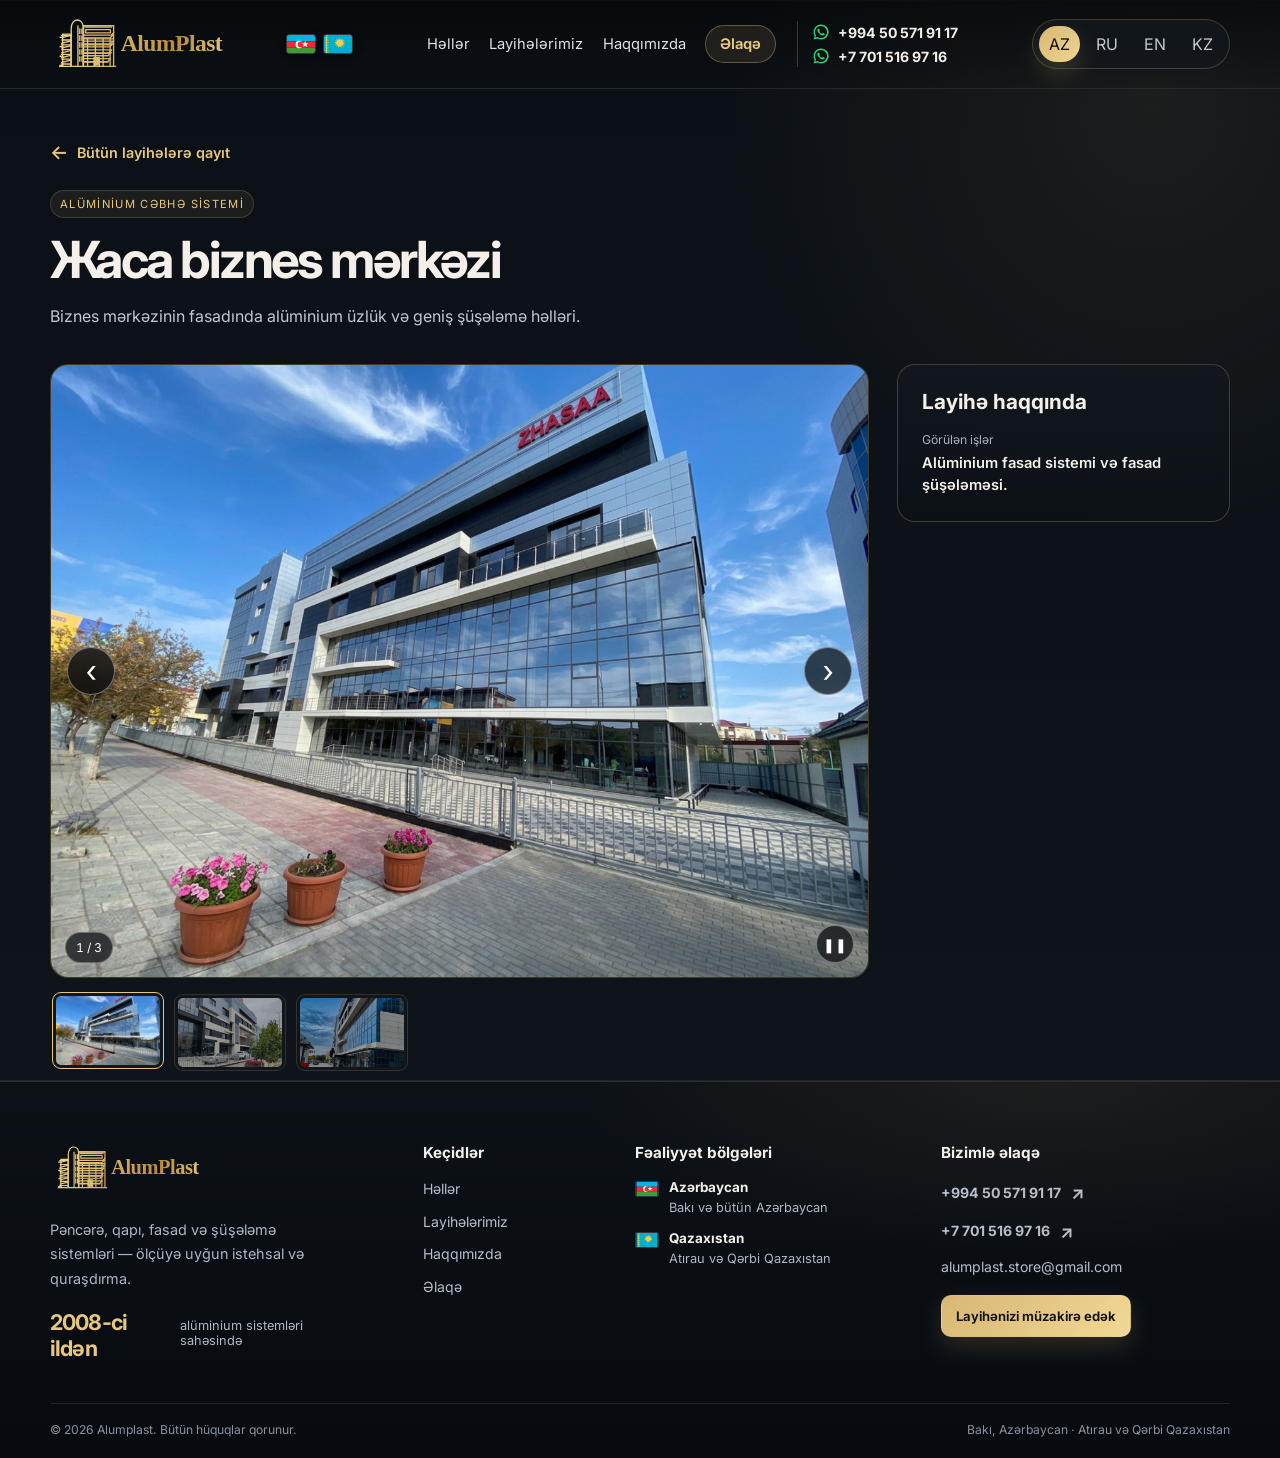
<file: project-zhasa.html>
<!DOCTYPE html>
<html lang="az"><head>
    <meta charset="UTF-8" />
    <meta name="viewport" content="width=device-width, initial-scale=1.0" />
    <meta name="description" content="Biznes mərkəzi «Жаса» üçün alüminium üzlük və fasad şüşələməsi." />
    <meta property="og:title" content="Alumplast | Biznes mərkəzi Жаса" />
    <meta property="og:description" content="Biznes mərkəzi «Жаса» üçün alüminium üzlük və fasad şüşələməsi." />
    <meta property="og:type" content="website" />
    <meta property="og:locale" content="az_AZ" />
    <title>Alumplast | Biznes mərkəzi Жаса</title>
    <link rel="preconnect" href="https://fonts.googleapis.com" />
    <link rel="preconnect" href="https://fonts.gstatic.com" crossorigin />
    <link rel="preload" as="style" href="https://fonts.googleapis.com/css2?family=Inter:wght@400;500;600;700;800;900&display=swap" onload="this.onload=null;this.rel='stylesheet'" />
    <noscript><link href="https://fonts.googleapis.com/css2?family=Inter:wght@400;500;600;700;800;900&display=swap" rel="stylesheet" /></noscript>
    <link rel="stylesheet" href="styles.css?v=9" />
  </head><body data-project-id="11" data-project-no-location="true"><div class="site-shell"><header class="topbar container"><div class="brand-lockup">
  <a class="brand" href="index.html" aria-label="Alumplast"><img src="assets/logo.svg" alt="Alumplast" /></a>
  <div class="country-flags" aria-label="Azərbaycan və Qazaxıstan bayraqları" data-i18n-aria-label="header.flags">
          <img src="assets/flags/azerbaijan.svg" alt="Azərbaycan bayrağı" data-i18n-alt="header.flagAz" width="30" height="20" />
          <img src="assets/flags/kazakhstan.svg" alt="Qazaxıstan bayrağı" data-i18n-alt="header.flagKz" width="30" height="20" />
        </div>
</div><nav class="main-nav" aria-label="&#399;sas menyu" data-i18n-aria-label="nav.label"><a href="index.html#solutions" class="nav-link" data-i18n="nav.solutions">Həllər</a>
          <a href="projects.html" class="nav-link" data-i18n="nav.projects">Layihələrimiz</a>
          <a href="about.html" class="nav-link" data-i18n="nav.about">Haqqımızda</a>
          <a href="contact.html" class="nav-link nav-contact" data-i18n="nav.contact">Əlaqə</a>
          <div class="header-phone-list">
            <a href="https://wa.me/994505719117" class="header-phone" target="_blank" rel="noopener noreferrer" aria-label="WhatsApp +994 50 571 91 17" data-i18n-aria-label="header.whatsapp"><svg viewBox="0 0 24 24" aria-hidden="true"><path d="M12.04 2a9.85 9.85 0 0 0-8.48 14.86L2.2 22l5.3-1.39A9.91 9.91 0 1 0 12.04 2Zm0 17.98a8.05 8.05 0 0 1-4.1-1.12l-.3-.18-3.14.82.84-3.06-.2-.31a8.04 8.04 0 1 1 6.9 3.85Zm4.42-6.03c-.24-.12-1.42-.7-1.64-.78-.22-.08-.38-.12-.54.12-.16.24-.62.78-.76.94-.14.16-.28.18-.52.06-.24-.12-1.02-.38-1.95-1.2-.72-.64-1.2-1.42-1.34-1.66-.14-.24-.02-.37.1-.49.1-.1.24-.28.36-.42.12-.14.16-.24.24-.4.08-.16.04-.3-.02-.42-.06-.12-.54-1.3-.74-1.78-.2-.46-.4-.4-.54-.4h-.46c-.16 0-.42.06-.64.3-.22.24-.84.82-.84 2s.86 2.32.98 2.48c.12.16 1.7 2.6 4.12 3.64.58.25 1.03.4 1.38.51.58.18 1.1.15 1.52.09.46-.07 1.42-.58 1.62-1.14.2-.56.2-1.04.14-1.14-.06-.1-.22-.16-.46-.28Z"/></svg><span>+994 50 571 91 17</span></a>
            <a href="https://wa.me/77015169716" class="header-phone" target="_blank" rel="noopener noreferrer" aria-label="WhatsApp +7 701 516 97 16" data-i18n-aria-label="header.whatsappKz"><svg viewBox="0 0 24 24" aria-hidden="true"><path d="M12.04 2a9.85 9.85 0 0 0-8.48 14.86L2.2 22l5.3-1.39A9.91 9.91 0 1 0 12.04 2Zm0 17.98a8.05 8.05 0 0 1-4.1-1.12l-.3-.18-3.14.82.84-3.06-.2-.31a8.04 8.04 0 1 1 6.9 3.85Zm4.42-6.03c-.24-.12-1.42-.7-1.64-.78-.22-.08-.38-.12-.54.12-.16.24-.62.78-.76.94-.14.16-.28.18-.52.06-.24-.12-1.02-.38-1.95-1.2-.72-.64-1.2-1.42-1.34-1.66-.14-.24-.02-.37.1-.49.1-.1.24-.28.36-.42.12-.14.16-.24.24-.4.08-.16.04-.3-.02-.42-.06-.12-.54-1.3-.74-1.78-.2-.46-.4-.4-.54-.4h-.46c-.16 0-.42.06-.64.3-.22.24-.84.82-.84 2s.86 2.32.98 2.48c.12.16 1.7 2.6 4.12 3.64.58.25 1.03.4 1.38.51.58.18 1.1.15 1.52.09.46-.07 1.42-.58 1.62-1.14.2-.56.2-1.04.14-1.14-.06-.1-.22-.16-.46-.28Z"/></svg><span>+7 701 516 97 16</span></a>
          </div></nav><div class="actions"><div class="lang-switcher" aria-label="Language switcher"><button class="lang-btn active" data-lang="az" aria-label="Azerbaijani">AZ</button><button class="lang-btn" data-lang="ru" aria-label="Russian">RU</button><button class="lang-btn" data-lang="en" aria-label="English">EN</button><button class="lang-btn" data-lang="kk" aria-label="Kazakh">KZ</button></div></div></header><main class="section projects-section project-detail-section"><div class="container"><a class="project-back-link" href="projects.html"><span aria-hidden="true">&#8592;</span> <span data-i18n="projects.backAll">Bütün layihələrə qayıt</span></a><div class="project-detail-heading"><p class="project-tag" data-i18n="projects.tagFacade">Alüminium cəbhə sistemi</p><h1 data-i18n="projects.name11">Жаса biznes mərkəzi</h1><p class="project-detail-summary" data-i18n="projects.detail11">Biznes mərkəzi «Жаса» üçün alüminium üzlük və fasad şüşələməsi.</p></div><div class="project-detail-layout"><section class="project-gallery" aria-labelledby="project-gallery-title"><h2 id="project-gallery-title" class="visually-hidden" data-i18n="projects.gallery">Layihənin şəkilləri</h2><figure class="project-gallery-item"><img src="assets/projects/zhasa-business-center.webp?v=1" data-thumbnail-src="assets/projects/thumbs/zhasa-business-center-thumb.webp?v=1" alt="Жаса biznes mərkəzi" data-i18n-alt="projects.alt11" fetchpriority="high" decoding="async" /></figure><figure class="project-gallery-item"><img src="assets/projects/zhasa-business-center-side.webp?v=1" data-thumbnail-src="assets/projects/thumbs/zhasa-business-center-side-thumb.webp?v=1" alt="Жаса biznes mərkəzi" data-i18n-alt="projects.alt11" loading="lazy" decoding="async" /></figure><figure class="project-gallery-item"><img src="assets/projects/zhasa-business-center-facade.webp?v=1" data-thumbnail-src="assets/projects/thumbs/zhasa-business-center-facade-thumb.webp?v=1" alt="Жаса biznes mərkəzi" data-i18n-alt="projects.alt11" loading="lazy" decoding="async" /></figure></section><aside class="project-facts-panel"><h2 data-i18n="projects.projectFacts">Layihə haqqında</h2><dl class="project-facts"><div><dt data-i18n="projects.workScope">Görülən işlər</dt><dd data-i18n="projects.scopeFacade">Alüminium fasad sistemi və fasad şüşələməsi.</dd></div></dl></aside></div></div></main><footer class="site-footer">
  <div class="container">
    <div class="footer-main">
      <div class="footer-brand-block">
        <a class="footer-brand" href="index.html" aria-label="Alumplast"><img src="assets/logo.svg" alt="Alumplast" /></a>
        <p data-i18n="footer.text">Memarlıq, komfort və davamlılıq üçün alüminium sistemləri.</p>
        <span class="footer-since"><strong data-i18n="footer.since">2008-ci ildən</strong><span data-i18n="footer.sinceLabel">alüminium sistemləri sahəsində</span></span>
      </div>
      <div class="footer-column">
        <h2 data-i18n="footer.navTitle">Keçidlər</h2>
        <a href="index.html#solutions" data-i18n="nav.solutions">Həllər</a>
        <a href="projects.html" data-i18n="nav.projects">Layihələrimiz</a>
        <a href="about.html" data-i18n="nav.about">Haqqımızda</a>
        <a href="contact.html" data-i18n="nav.contact">Əlaqə</a>
      </div>
      <div class="footer-column footer-regions">
        <h2 data-i18n="footer.areas">Fəaliyyət bölgələri</h2>
        <div class="footer-region"><img src="assets/flags/azerbaijan.svg" alt="" width="24" height="16" /><div><strong data-i18n="footer.azerbaijan">Azərbaycan</strong><span data-i18n="footer.azCoverage">Bakı və bütün Azərbaycan</span></div></div>
        <div class="footer-region"><img src="assets/flags/kazakhstan.svg" alt="" width="24" height="16" /><div><strong data-i18n="footer.kazakhstan">Qazaxıstan</strong><span data-i18n="footer.kzCoverage">Atırau və Qərbi Qazaxıstan</span></div></div>
      </div>
      <div class="footer-column footer-contact">
        <h2 data-i18n="contactPage.eyebrow">Bizimlə əlaqə</h2>
        <a class="footer-contact-phone" href="https://wa.me/994505719117" target="_blank" rel="noopener noreferrer">+994 50 571 91 17 <span>↗</span></a>
        <a class="footer-contact-phone" href="https://wa.me/77015169716" target="_blank" rel="noopener noreferrer" aria-label="WhatsApp +7 701 516 97 16" data-i18n-aria-label="header.whatsappKz">+7 701 516 97 16 <span>&#8599;</span></a>
        <a class="footer-mail" href="mailto:alumplast.store@gmail.com">alumplast.store@gmail.com</a>
        <a class="button button-primary footer-cta" href="contact.html" data-i18n="footer.contactCta">Layihənizi müzakirə edək</a>
      </div>
    </div>
    <div class="footer-bottom">
      <p>© <span data-current-year>2026</span> Alumplast. <span data-i18n="footer.rights">Bütün hüquqlar qorunur.</span></p>
      <p data-i18n="footer.regionLine">Bakı, Azərbaycan · Atırau, Qazaxıstan</p>
    </div>
  </div>
</footer></div><script src="script.js?v=11"></script></body></html>
</file>
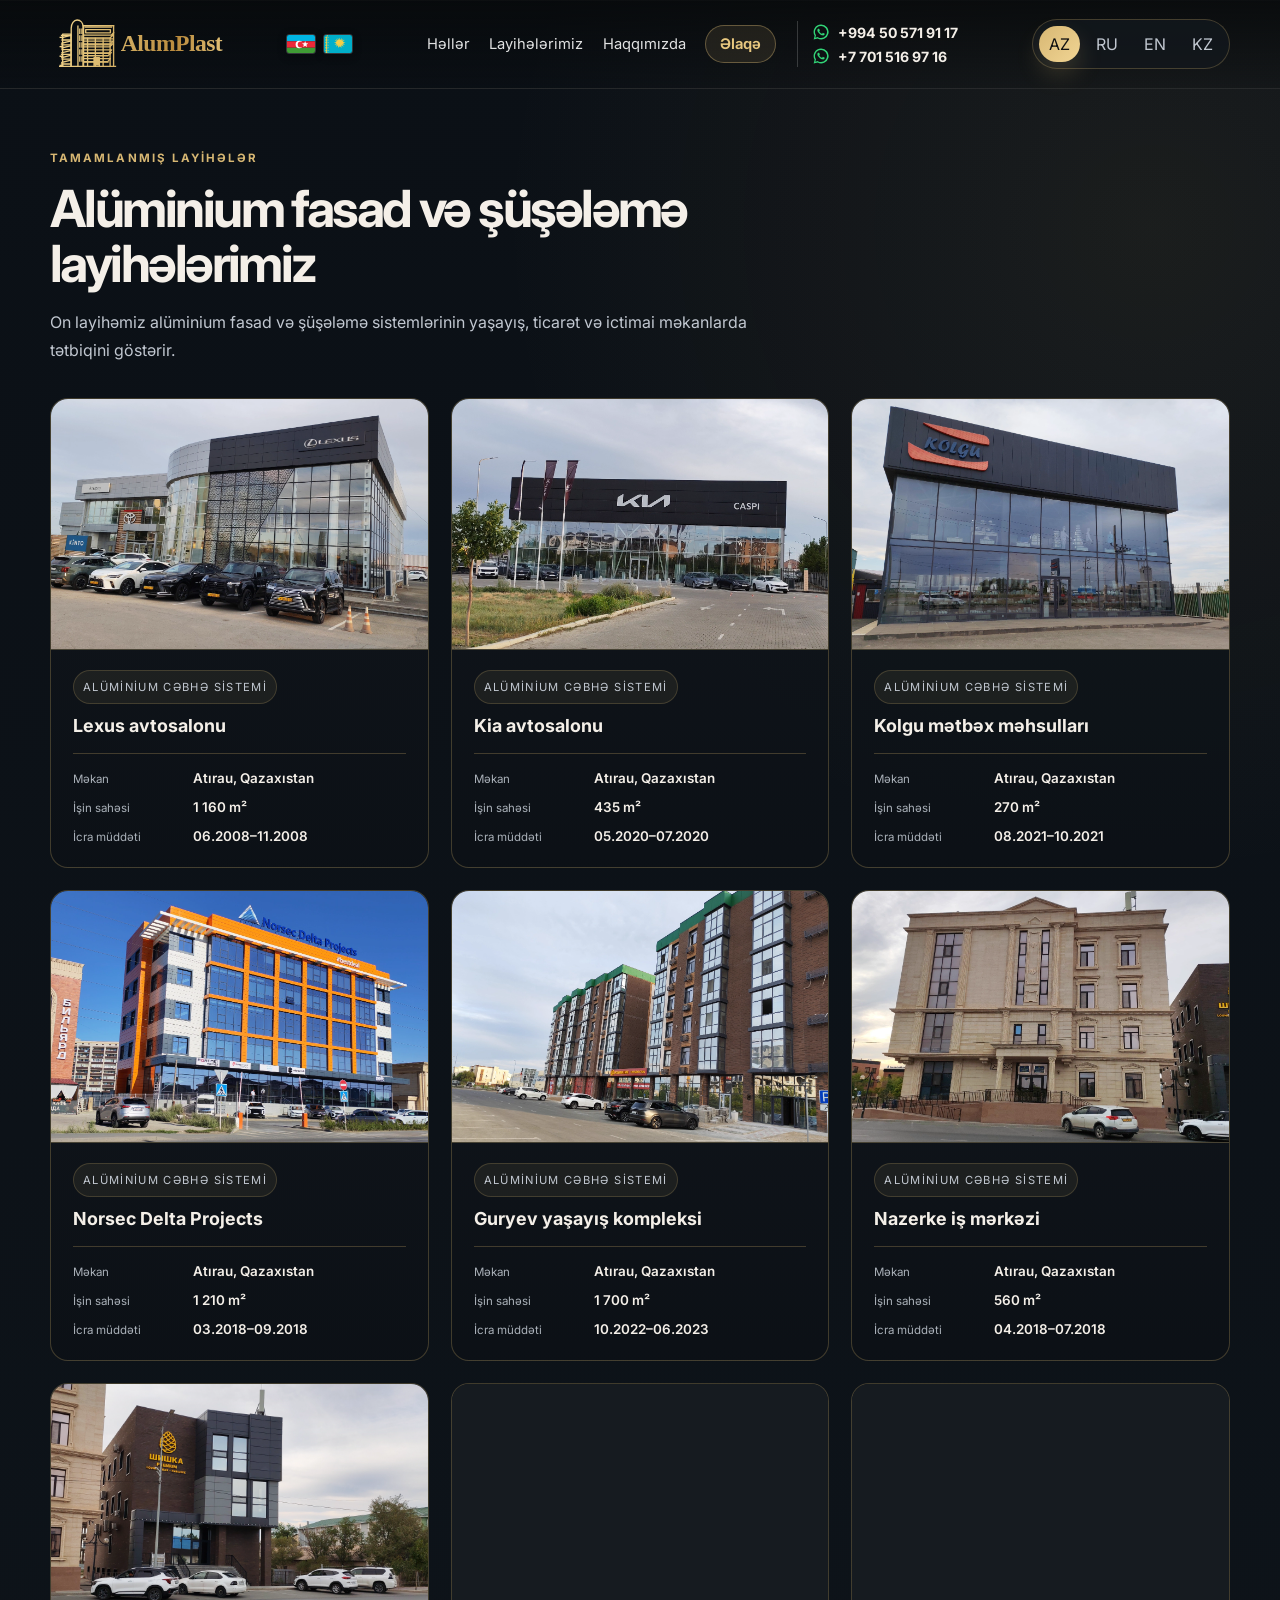
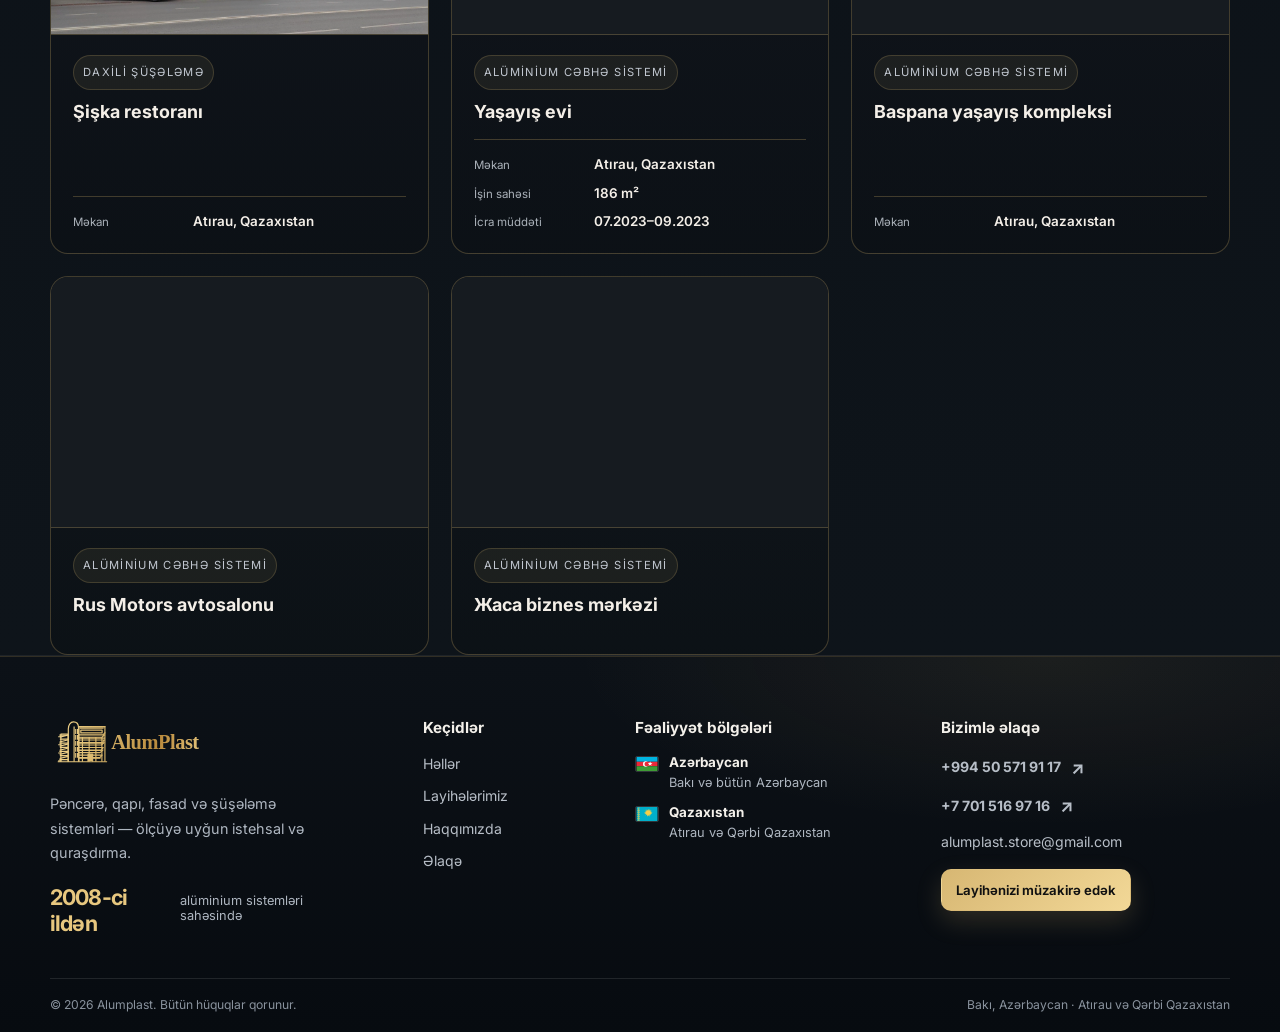
<file: projects.html>
<!DOCTYPE html>
<html lang="az"><head>
    <meta charset="UTF-8" />
    <meta name="viewport" content="width=device-width, initial-scale=1.0" />
    <meta name="description" content="Alumplastın alüminium fasad və şüşələmə sahəsindəki layihələrinə baxın." />
    <meta property="og:title" content="Alumplast | Layihələrimiz" />
    <meta property="og:description" content="Alumplastın alüminium fasad və şüşələmə sahəsindəki layihələrinə baxın." />
    <meta property="og:type" content="website" />
    <meta property="og:locale" content="az_AZ" />
    <title>Alumplast | Layihələrimiz</title>
    <link rel="preconnect" href="https://fonts.googleapis.com" />
    <link rel="preconnect" href="https://fonts.gstatic.com" crossorigin />
    <link rel="preload" as="style" href="https://fonts.googleapis.com/css2?family=Inter:wght@400;500;600;700;800;900&display=swap" onload="this.onload=null;this.rel='stylesheet'" />
    <noscript><link href="https://fonts.googleapis.com/css2?family=Inter:wght@400;500;600;700;800;900&display=swap" rel="stylesheet" /></noscript>
    <link rel="stylesheet" href="styles.css?v=9" />
  </head><body data-page="projects"><div class="site-shell"><header class="topbar container"><div class="brand-lockup">
  <a class="brand" href="index.html" aria-label="Alumplast"><img src="assets/logo.svg" alt="Alumplast" /></a>
  <div class="country-flags" aria-label="Azərbaycan və Qazaxıstan bayraqları" data-i18n-aria-label="header.flags">
          <img src="assets/flags/azerbaijan.svg" alt="Azərbaycan bayrağı" data-i18n-alt="header.flagAz" width="30" height="20" />
          <img src="assets/flags/kazakhstan.svg" alt="Qazaxıstan bayrağı" data-i18n-alt="header.flagKz" width="30" height="20" />
        </div>
</div><nav class="main-nav" aria-label="&#399;sas menyu" data-i18n-aria-label="nav.label"><a href="index.html#solutions" class="nav-link" data-i18n="nav.solutions">Həllər</a>
          <a href="projects.html" class="nav-link" data-i18n="nav.projects">Layihələrimiz</a>
          <a href="about.html" class="nav-link" data-i18n="nav.about">Haqqımızda</a>
          <a href="contact.html" class="nav-link nav-contact" data-i18n="nav.contact">Əlaqə</a>
          <div class="header-phone-list">
            <a href="https://wa.me/994505719117" class="header-phone" target="_blank" rel="noopener noreferrer" aria-label="WhatsApp +994 50 571 91 17" data-i18n-aria-label="header.whatsapp"><svg viewBox="0 0 24 24" aria-hidden="true"><path d="M12.04 2a9.85 9.85 0 0 0-8.48 14.86L2.2 22l5.3-1.39A9.91 9.91 0 1 0 12.04 2Zm0 17.98a8.05 8.05 0 0 1-4.1-1.12l-.3-.18-3.14.82.84-3.06-.2-.31a8.04 8.04 0 1 1 6.9 3.85Zm4.42-6.03c-.24-.12-1.42-.7-1.64-.78-.22-.08-.38-.12-.54.12-.16.24-.62.78-.76.94-.14.16-.28.18-.52.06-.24-.12-1.02-.38-1.95-1.2-.72-.64-1.2-1.42-1.34-1.66-.14-.24-.02-.37.1-.49.1-.1.24-.28.36-.42.12-.14.16-.24.24-.4.08-.16.04-.3-.02-.42-.06-.12-.54-1.3-.74-1.78-.2-.46-.4-.4-.54-.4h-.46c-.16 0-.42.06-.64.3-.22.24-.84.82-.84 2s.86 2.32.98 2.48c.12.16 1.7 2.6 4.12 3.64.58.25 1.03.4 1.38.51.58.18 1.1.15 1.52.09.46-.07 1.42-.58 1.62-1.14.2-.56.2-1.04.14-1.14-.06-.1-.22-.16-.46-.28Z"/></svg><span>+994 50 571 91 17</span></a>
            <a href="https://wa.me/77015169716" class="header-phone" target="_blank" rel="noopener noreferrer" aria-label="WhatsApp +7 701 516 97 16" data-i18n-aria-label="header.whatsappKz"><svg viewBox="0 0 24 24" aria-hidden="true"><path d="M12.04 2a9.85 9.85 0 0 0-8.48 14.86L2.2 22l5.3-1.39A9.91 9.91 0 1 0 12.04 2Zm0 17.98a8.05 8.05 0 0 1-4.1-1.12l-.3-.18-3.14.82.84-3.06-.2-.31a8.04 8.04 0 1 1 6.9 3.85Zm4.42-6.03c-.24-.12-1.42-.7-1.64-.78-.22-.08-.38-.12-.54.12-.16.24-.62.78-.76.94-.14.16-.28.18-.52.06-.24-.12-1.02-.38-1.95-1.2-.72-.64-1.2-1.42-1.34-1.66-.14-.24-.02-.37.1-.49.1-.1.24-.28.36-.42.12-.14.16-.24.24-.4.08-.16.04-.3-.02-.42-.06-.12-.54-1.3-.74-1.78-.2-.46-.4-.4-.54-.4h-.46c-.16 0-.42.06-.64.3-.22.24-.84.82-.84 2s.86 2.32.98 2.48c.12.16 1.7 2.6 4.12 3.64.58.25 1.03.4 1.38.51.58.18 1.1.15 1.52.09.46-.07 1.42-.58 1.62-1.14.2-.56.2-1.04.14-1.14-.06-.1-.22-.16-.46-.28Z"/></svg><span>+7 701 516 97 16</span></a>
          </div></nav><div class="actions"><div class="lang-switcher" aria-label="Language switcher"><button class="lang-btn active" data-lang="az" aria-label="Azerbaijani">AZ</button><button class="lang-btn" data-lang="ru" aria-label="Russian">RU</button><button class="lang-btn" data-lang="en" aria-label="English">EN</button><button class="lang-btn" data-lang="kk" aria-label="Kazakh">KZ</button></div></div></header><main class="section projects-section projects-page"><div class="container"><div class="section-heading projects-heading projects-page-heading"><p class="eyebrow" data-i18n="projects.eyebrow">Tamamlanmış layihələr</p><h1 data-i18n="projects.title">Alüminium fasad və şüşələmə layihələrimiz</h1><p class="projects-intro" data-i18n="projects.intro">Alüminium fasad və şüşələmə sistemlərinin yaşayış, ticarət və ictimai məkanlardakı layihələrini incələyin.</p></div><div class="project-grid"><article class="project-card"><a class="project-card-link" href="project-lexus.html" data-i18n-aria-label="projects.name1" aria-label="Lexus avtosalonu"><div class="project-visual"><img src="assets/projects/lexus-showroom.webp?v=5" alt="Lexus avtosalonu" data-i18n-alt="projects.alt1" loading="lazy" decoding="async" /></div><div class="project-body"><p class="project-tag" data-i18n="projects.tagFacade">Alüminium cəbhə sistemi</p><h3 data-i18n="projects.name1">Lexus avtosalonu</h3><dl class="project-meta"><div><dt data-i18n="projects.location">Məkan</dt><dd data-i18n="projects.locationAtyrau">Atırau, Qazaxıstan</dd></div><div><dt data-i18n="projects.area">İşin sahəsi</dt><dd>1 160 m²</dd></div><div><dt data-i18n="projects.period">İcra müddəti</dt><dd>06.2008–11.2008</dd></div></dl></div></a></article>
<article class="project-card"><a class="project-card-link" href="project-kia.html" data-i18n-aria-label="projects.name2" aria-label="Kia avtosalonu"><div class="project-visual"><img src="assets/projects/kia-showroom.webp?v=5" alt="Kia avtosalonu" data-i18n-alt="projects.alt2" loading="lazy" decoding="async" /></div><div class="project-body"><p class="project-tag" data-i18n="projects.tagFacade">Alüminium cəbhə sistemi</p><h3 data-i18n="projects.name2">Kia avtosalonu</h3><dl class="project-meta"><div><dt data-i18n="projects.location">Məkan</dt><dd data-i18n="projects.locationAtyrau">Atırau, Qazaxıstan</dd></div><div><dt data-i18n="projects.area">İşin sahəsi</dt><dd>435 m²</dd></div><div><dt data-i18n="projects.period">İcra müddəti</dt><dd>05.2020–07.2020</dd></div></dl></div></a></article>
<article class="project-card"><a class="project-card-link" href="project-kolgu.html" data-i18n-aria-label="projects.name3" aria-label="Kolgu mətbəx məhsulları"><div class="project-visual"><img src="assets/projects/kolgu-kitchen-showroom.webp?v=5" alt="Kolgu mətbəx məhsulları" data-i18n-alt="projects.alt3" loading="lazy" decoding="async" /></div><div class="project-body"><p class="project-tag" data-i18n="projects.tagFacade">Alüminium cəbhə sistemi</p><h3 data-i18n="projects.name3">Kolgu mətbəx məhsulları</h3><dl class="project-meta"><div><dt data-i18n="projects.location">Məkan</dt><dd data-i18n="projects.locationAtyrau">Atırau, Qazaxıstan</dd></div><div><dt data-i18n="projects.area">İşin sahəsi</dt><dd>270 m²</dd></div><div><dt data-i18n="projects.period">İcra müddəti</dt><dd>08.2021–10.2021</dd></div></dl></div></a></article>
<article class="project-card"><a class="project-card-link" href="project-norsec.html" data-i18n-aria-label="projects.name4" aria-label="Norsec Delta Projects"><div class="project-visual"><img src="assets/projects/norsec-delta-center.webp?v=5" alt="Norsec Delta Projects" data-i18n-alt="projects.alt4" loading="lazy" decoding="async" /></div><div class="project-body"><p class="project-tag" data-i18n="projects.tagFacade">Alüminium cəbhə sistemi</p><h3 data-i18n="projects.name4">Norsec Delta Projects</h3><dl class="project-meta"><div><dt data-i18n="projects.location">Məkan</dt><dd data-i18n="projects.locationAtyrau">Atırau, Qazaxıstan</dd></div><div><dt data-i18n="projects.area">İşin sahəsi</dt><dd>1 210 m²</dd></div><div><dt data-i18n="projects.period">İcra müddəti</dt><dd>03.2018–09.2018</dd></div></dl></div></a></article>
<article class="project-card"><a class="project-card-link" href="project-guryev.html" data-i18n-aria-label="projects.name5" aria-label="Guryev yaşayış kompleksi"><div class="project-visual"><img src="assets/projects/guryev-residential-complex.webp?v=5" alt="Guryev yaşayış kompleksi" data-i18n-alt="projects.alt5" loading="lazy" decoding="async" /></div><div class="project-body"><p class="project-tag" data-i18n="projects.tagFacade">Alüminium cəbhə sistemi</p><h3 data-i18n="projects.name5">Guryev yaşayış kompleksi</h3><dl class="project-meta"><div><dt data-i18n="projects.location">Məkan</dt><dd data-i18n="projects.locationAtyrau">Atırau, Qazaxıstan</dd></div><div><dt data-i18n="projects.area">İşin sahəsi</dt><dd>1 700 m²</dd></div><div><dt data-i18n="projects.period">İcra müddəti</dt><dd>10.2022–06.2023</dd></div></dl></div></a></article>
<article class="project-card"><a class="project-card-link" href="project-nazerke.html" data-i18n-aria-label="projects.name6" aria-label="Nazerke iş mərkəzi"><div class="project-visual"><img src="assets/projects/nazerke-business-center.webp?v=5" alt="Nazerke iş mərkəzi" data-i18n-alt="projects.alt6" loading="lazy" decoding="async" /></div><div class="project-body"><p class="project-tag" data-i18n="projects.tagFacade">Alüminium cəbhə sistemi</p><h3 data-i18n="projects.name6">Nazerke iş mərkəzi</h3><dl class="project-meta"><div><dt data-i18n="projects.location">Məkan</dt><dd data-i18n="projects.locationAtyrau">Atırau, Qazaxıstan</dd></div><div><dt data-i18n="projects.area">İşin sahəsi</dt><dd>560 m²</dd></div><div><dt data-i18n="projects.period">İcra müddəti</dt><dd>04.2018–07.2018</dd></div></dl></div></a></article>
<article class="project-card"><a class="project-card-link" href="project-shishka.html" data-i18n-aria-label="projects.name7" aria-label="Şişka restoranı"><div class="project-visual"><img src="assets/projects/shishka-restaurant-extra-2.webp?v=5" alt="Şişka restoranı" data-i18n-alt="projects.alt7" loading="lazy" decoding="async" /></div><div class="project-body"><p class="project-tag" data-i18n="projects.tagInterior">Daxili şüşələmə</p><h3 data-i18n="projects.name7">Şişka restoranı</h3><dl class="project-meta"><div><dt data-i18n="projects.location">Məkan</dt><dd data-i18n="projects.locationAtyrau">Atırau, Qazaxıstan</dd></div></dl></div></a></article>
<article class="project-card"><a class="project-card-link" href="project-residential.html" data-i18n-aria-label="projects.name8" aria-label="Yaşayış evi"><div class="project-visual"><img src="assets/projects/residential-home.webp?v=5" alt="Yaşayış evi" data-i18n-alt="projects.alt8" loading="lazy" decoding="async" /></div><div class="project-body"><p class="project-tag" data-i18n="projects.tagFacade">Alüminium cəbhə sistemi</p><h3 data-i18n="projects.name8">Yaşayış evi</h3><dl class="project-meta"><div><dt data-i18n="projects.location">Məkan</dt><dd data-i18n="projects.locationAtyrau">Atırau, Qazaxıstan</dd></div><div><dt data-i18n="projects.area">İşin sahəsi</dt><dd>186 m²</dd></div><div><dt data-i18n="projects.period">İcra müddəti</dt><dd>07.2023–09.2023</dd></div></dl></div></a></article><article class="project-card"><a class="project-card-link" href="project-baspana.html" data-i18n-aria-label="projects.name9" aria-label="Baspana yaşayış kompleksi"><div class="project-visual"><img src="assets/projects/baspana-atyrau-1.webp?v=6" alt="Baspana yaşayış kompleksi" data-i18n-alt="projects.alt9" loading="lazy" decoding="async" /></div><div class="project-body"><p class="project-tag" data-i18n="projects.tagFacade">Alüminium cəbhə sistemi</p><h3 data-i18n="projects.name9">Baspana yaşayış kompleksi</h3><dl class="project-meta"><div><dt data-i18n="projects.location">Məkan</dt><dd data-i18n="projects.locationAtyrau">Atırau, Qazaxıstan</dd></div></dl></div></a></article><article class="project-card"><a class="project-card-link" href="project-rus-motors.html" data-i18n-aria-label="projects.name10" aria-label="Rus Motors avtosalonu"><div class="project-visual"><img src="assets/projects/rus-motors-showroom.webp?v=7" alt="Rus Motors avtosalonu" data-i18n-alt="projects.alt10" loading="lazy" decoding="async" /></div><div class="project-body"><p class="project-tag" data-i18n="projects.tagFacade">Alüminium cəbhə sistemi</p><h3 data-i18n="projects.name10">Rus Motors avtosalonu</h3></div></a></article><article class="project-card"><a class="project-card-link" href="project-zhasa.html" data-i18n-aria-label="projects.name11" aria-label="Жаса biznes mərkəzi"><div class="project-visual"><img src="assets/projects/zhasa-business-center.webp?v=1" alt="Жаса biznes mərkəzi" data-i18n-alt="projects.alt11" loading="lazy" decoding="async" /></div><div class="project-body"><p class="project-tag" data-i18n="projects.tagFacade">Alüminium cəbhə sistemi</p><h3 data-i18n="projects.name11">Жаса biznes mərkəzi</h3></div></a></article></div></div></main><footer class="site-footer">
  <div class="container">
    <div class="footer-main">
      <div class="footer-brand-block">
        <a class="footer-brand" href="index.html" aria-label="Alumplast"><img src="assets/logo.svg" alt="Alumplast" /></a>
        <p data-i18n="footer.text">Memarlıq, komfort və davamlılıq üçün alüminium sistemləri.</p>
        <span class="footer-since"><strong data-i18n="footer.since">2008-ci ildən</strong><span data-i18n="footer.sinceLabel">alüminium sistemləri sahəsində</span></span>
      </div>
      <div class="footer-column">
        <h2 data-i18n="footer.navTitle">Keçidlər</h2>
        <a href="index.html#solutions" data-i18n="nav.solutions">Həllər</a>
        <a href="projects.html" data-i18n="nav.projects">Layihələrimiz</a>
        <a href="about.html" data-i18n="nav.about">Haqqımızda</a>
        <a href="contact.html" data-i18n="nav.contact">Əlaqə</a>
      </div>
      <div class="footer-column footer-regions">
        <h2 data-i18n="footer.areas">Fəaliyyət bölgələri</h2>
        <div class="footer-region"><img src="assets/flags/azerbaijan.svg" alt="" width="24" height="16" /><div><strong data-i18n="footer.azerbaijan">Azərbaycan</strong><span data-i18n="footer.azCoverage">Bakı və bütün Azərbaycan</span></div></div>
        <div class="footer-region"><img src="assets/flags/kazakhstan.svg" alt="" width="24" height="16" /><div><strong data-i18n="footer.kazakhstan">Qazaxıstan</strong><span data-i18n="footer.kzCoverage">Atırau və Qərbi Qazaxıstan</span></div></div>
      </div>
      <div class="footer-column footer-contact">
        <h2 data-i18n="contactPage.eyebrow">Bizimlə əlaqə</h2>
        <a class="footer-contact-phone" href="https://wa.me/994505719117" target="_blank" rel="noopener noreferrer">+994 50 571 91 17 <span>↗</span></a>
        <a class="footer-contact-phone" href="https://wa.me/77015169716" target="_blank" rel="noopener noreferrer" aria-label="WhatsApp +7 701 516 97 16" data-i18n-aria-label="header.whatsappKz">+7 701 516 97 16 <span>&#8599;</span></a>
        <a class="footer-mail" href="mailto:alumplast.store@gmail.com">alumplast.store@gmail.com</a>
        <a class="button button-primary footer-cta" href="contact.html" data-i18n="footer.contactCta">Layihənizi müzakirə edək</a>
      </div>
    </div>
    <div class="footer-bottom">
      <p>© <span data-current-year>2026</span> Alumplast. <span data-i18n="footer.rights">Bütün hüquqlar qorunur.</span></p>
      <p data-i18n="footer.regionLine">Bakı, Azərbaycan · Atırau, Qazaxıstan</p>
    </div>
  </div>
</footer></div><script src="script.js?v=11"></script></body></html>
</file>
<file: styles.css>
:root {
  --bg: #070b10;
  --bg-strong: #0b1016;
  --bg-soft: #0f141b;
  --panel: rgba(18, 24, 30, 0.9);
  --surface: rgba(21, 27, 32, 0.88);
  --surface-strong: rgba(28, 35, 42, 0.94);
  --line: rgba(214, 180, 110, 0.26);
  --gold: #d7b773;
  --gold-strong: #e7c77f;
  --gold-soft: rgba(215, 183, 115, 0.14);
  --text: #f4efe8;
  --muted: #c1c7d0;
  --shadow: rgba(0, 0, 0, 0.45);
  --content-width: 1180px;
}

* { box-sizing: border-box; }
html { scroll-behavior: smooth; }
body {
  margin: 0;
  background:
    radial-gradient(circle at top left, rgba(215, 183, 115, 0.08), transparent 28%),
    radial-gradient(circle at right center, rgba(215, 183, 115, 0.08), transparent 25%),
    linear-gradient(180deg, #090d11 0%, #0d1218 100%);
  color: var(--text);
  font-family: "Inter", sans-serif;
}
img { display: block; max-width: 100%; }
a { text-decoration: none; color: inherit; }
button { font: inherit; }
.container {
  width: min(var(--content-width), calc(100% - 32px));
  margin: 0 auto;
}
.site-shell {
  min-height: 100vh;
}

.topbar {
  position: fixed;
  top: 0;
  left: 0;
  z-index: 50;
  display: flex;
  align-items: center;
  justify-content: space-between;
  gap: 22px;
  width: 100%;
  max-width: none;
  min-height: 84px;
  margin: 0;
  padding: 12px max(24px, calc((100% - var(--content-width)) / 2));
  background: linear-gradient(180deg, rgba(7, 9, 10, 0.78), rgba(7, 9, 10, 0.1));
  border-bottom: 1px solid rgba(255, 255, 255, 0.12);
  transition: background 180ms ease, box-shadow 180ms ease, backdrop-filter 180ms ease;
}
.topbar.is-scrolled {
  background: rgba(7, 9, 10, 0.94);
  backdrop-filter: blur(16px);
  box-shadow: 0 8px 24px rgba(0, 0, 0, 0.28);
}

.brand {
  display: inline-flex;
  align-items: center;
  min-width: 0;
}
.brand img {
  width: 220px;
  height: auto;
}

.main-nav {
  display: flex;
  align-items: center;
  justify-content: center;
  flex: 1;
  gap: 26px;
  color: rgba(255, 255, 255, 0.88);
  font-size: 0.92rem;
}
.nav-link {
  position: relative;
  padding: 6px 0;
  transition: color 180ms ease;
}
.nav-link::after {
  content: "";
  position: absolute;
  left: 0;
  bottom: -8px;
  width: 100%;
  height: 2px;
  background: linear-gradient(90deg, transparent, var(--gold), transparent);
  transform: scaleX(0);
  transform-origin: center;
  transition: transform 180ms ease;
}
.nav-link:hover,
.nav-link:focus-visible { color: var(--text); }
.nav-link:hover::after,
.nav-link:focus-visible::after { transform: scaleX(1); }

.actions {
  display: flex;
  align-items: center;
  gap: 16px;
}
.lang-switcher {
  display: inline-flex;
  align-items: center;
  gap: 6px;
  padding: 6px;
  border-radius: 999px;
  border: 1px solid var(--line);
  background: rgba(19, 24, 29, 0.8);
}
.lang-btn {
  cursor: pointer;
  border: 0;
  background: transparent;
  color: var(--muted);
  padding: 8px 10px;
  border-radius: 999px;
  transition: all 180ms ease;
}
.lang-btn.active {
  background: linear-gradient(135deg, var(--gold) 0%, #f1d594 100%);
  color: #111111;
  box-shadow: 0 12px 24px rgba(215, 183, 115, 0.2);
}
.lang-btn:hover,
.lang-btn:focus-visible { color: var(--text); }

.button {
  display: inline-flex;
  align-items: center;
  justify-content: center;
  min-height: 48px;
  padding: 0 20px;
  border-radius: 10px;
  border: 1px solid transparent;
  font-weight: 650;
  transition: transform 180ms ease, box-shadow 180ms ease, border-color 180ms ease, background 180ms ease;
}
.button:hover,
.button:focus-visible {
  transform: translateY(-1px);
}
.button-primary {
  background: linear-gradient(135deg, var(--gold) 0%, #f2d897 100%);
  color: #111111;
  box-shadow: 0 10px 26px rgba(215, 183, 115, 0.18);
}
.button-secondary {
  background: rgba(11, 14, 15, 0.4);
  border-color: rgba(255, 255, 255, 0.45);
  color: var(--text);
}
.button-tertiary {
  background: #25d366;
  border-color: #25d366;
  color: #ffffff;
}
.whatsapp-button {
  gap: 9px;
  box-shadow: 0 8px 22px rgba(37, 211, 102, 0.2);
}
.whatsapp-icon {
  width: 20px;
  height: 20px;
  flex: 0 0 auto;
  fill: currentColor;
}
.button-secondary:hover,
.button-secondary:focus-visible,
.button-tertiary:hover,
.button-tertiary:focus-visible {
  background: rgba(215, 183, 115, 0.16);
  border-color: var(--gold-strong);
}
.button-tertiary:hover,
.button-tertiary:focus-visible {
  background: #1ebe5d;
  border-color: #1ebe5d;
  box-shadow: 0 10px 26px rgba(37, 211, 102, 0.32);
}

.hero {
  position: relative;
  display: flex;
  align-items: center;
  width: 100%;
  max-width: none;
  min-height: min(780px, 100svh);
  margin: 0;
  padding: 150px max(32px, calc((100% - var(--content-width)) / 2)) 210px;
  overflow: hidden;
}
.hero-copy {
  position: relative;
  z-index: 2;
  width: min(760px, 100%);
}
.eyebrow {
  margin: 0 0 16px;
  color: var(--gold);
  text-transform: uppercase;
  letter-spacing: 0.18em;
  font-size: 0.72rem;
  font-weight: 700;
}
.hero-copy h1 {
  margin: 0;
  max-width: 800px;
  font-size: clamp(3rem, 5.4vw, 5.15rem);
  line-height: 1.02;
  letter-spacing: -0.055em;
  font-weight: 800;
}
.lead {
  margin: 18px 0 0;
  max-width: 600px;
  color: rgba(255, 255, 255, 0.88);
  font-size: 1.05rem;
  line-height: 1.65;
}
.hero-actions {
  display: flex;
  flex-wrap: wrap;
  gap: 12px;
  margin-top: 30px;
}
.hero-proof-line {
  display: flex;
  flex-wrap: wrap;
  gap: 10px 20px;
  margin-top: 32px;
  color: rgba(255,255,255,0.9);
  font-size: 0.88rem;
}
.hero-meta {
  display: none;
}
.hero-meta li {
  padding: 18px 18px 14px;
  min-height: 98px;
  border: 1px solid var(--line);
  border-radius: 18px;
  background: linear-gradient(180deg, rgba(20, 25, 31, 0.82), rgba(12, 17, 22, 0.84));
  box-shadow: inset 0 1px 0 rgba(255,255,255,0.04);
}
.hero-meta strong {
  display: block;
  font-size: 1.6rem;
  line-height: 1.15;
}
.hero-meta span {
  display: block;
  margin-top: 8px;
  color: var(--muted);
  font-size: 0.8rem;
}

.hero-visual {
  position: absolute;
  z-index: 0;
  inset: 0;
  min-height: 0;
}
.hero-badge {
  position: absolute;
  right: max(7%, calc((100% - var(--content-width)) / 2));
  top: 17%;
  z-index: 3;
  display: grid;
  place-content: center;
  width: 132px;
  height: 132px;
  padding: 16px;
  border: 1px solid rgba(231, 199, 127, 0.85);
  border-radius: 50%;
  background: rgba(13, 17, 19, 0.72);
  color: #f1d38e;
  font-weight: 600;
  letter-spacing: 0.08em;
  font-size: 0.68rem;
  line-height: 1.5;
  text-align: center;
  text-transform: uppercase;
}
.visual-frame {
  position: relative;
  width: 100%;
  height: 100%;
  border: 0;
  border-radius: 0;
  background:
    linear-gradient(90deg, rgba(5, 8, 9, 0.82) 0%, rgba(5, 8, 9, 0.62) 38%, rgba(5, 8, 9, 0.26) 100%),
    linear-gradient(0deg, rgba(5, 8, 9, 0.58) 0%, transparent 42%),
    url("assets/hero-glazing.webp?v=5") center 54% / cover;
  overflow: hidden;
  box-shadow: none;
}
.visual-window,
.visual-rail,
.visual-glow { display: none; }
.visual-window {
  position: absolute;
  bottom: 25%;
  width: 19%;
  height: 32%;
  border: 2px solid rgba(215, 183, 115, 0.8);
  background: linear-gradient(180deg, rgba(38, 45, 52, 0.82), rgba(13, 17, 22, 0.94));
  box-shadow: inset 0 0 0 1px rgba(215, 183, 115, 0.18);
}
.window-1 { left: 12%; }
.window-2 { left: 34%; }
.window-3 { left: 56%; }
.window-4 { left: 78%; }
.visual-window::before,
.visual-window::after {
  content: "";
  position: absolute;
  inset: 0;
  background: linear-gradient(90deg, transparent 48%, rgba(215, 183, 115, 0.88) 48%, rgba(215, 183, 115, 0.88) 52%, transparent 52%);
}
.visual-window::after {
  background: linear-gradient(180deg, transparent 48%, rgba(215, 183, 115, 0.88) 48%, rgba(215, 183, 115, 0.88) 52%, transparent 52%);
}
.visual-rail {
  position: absolute;
  width: 7%;
  height: 54%;
  bottom: 10%;
  border: 2px solid rgba(215, 183, 115, 0.7);
  background: rgba(29, 35, 41, 0.6);
}
.rail-left { left: 8%; }
.rail-right { right: 8%; }
.visual-glow {
  position: absolute;
  inset: auto 0 0 0;
  height: 36%;
  background: linear-gradient(180deg, rgba(7, 11, 16, 0), rgba(215, 183, 115, 0.12), rgba(7, 11, 16, 0.7));
}

.floating-card {
  position: absolute;
  display: flex;
  flex-direction: column;
  gap: 6px;
  padding: 16px 18px;
  border: 1px solid var(--line);
  border-radius: 18px;
  background: rgba(17, 22, 27, 0.82);
  box-shadow: 0 18px 36px rgba(0, 0, 0, 0.24);
}
.floating-card { display: none; }
.card-one {
  left: 0;
  bottom: 20%;
}
.card-two {
  right: 2%;
  top: 16%;
}
.card-label {
  font-size: 0.7rem;
  letter-spacing: 0.12em;
  text-transform: uppercase;
  color: var(--muted);
}
.floating-card strong {
  font-size: 1.08rem;
}

.stats {
  position: relative;
  z-index: 4;
  display: grid;
  grid-template-columns: repeat(3, minmax(180px, 1fr));
  gap: 30px;
  margin-top: -150px;
  margin-bottom: 0;
  padding-top: 26px;
  padding-bottom: 24px;
  border-top: 1px solid rgba(231, 199, 127, 0.48);
}
.stat-block {
  padding: 8px 0;
  background: transparent;
  border: 0;
  border-radius: 0;
}
.stat-kicker {
  display: block;
  margin-bottom: 9px;
  color: #f0d38b;
  font-size: 0.72rem;
  letter-spacing: 0.12em;
  text-transform: uppercase;
}
.stat-block strong {
  display: block;
  font-size: clamp(1.25rem, 2vw, 1.65rem);
}
.stat-block p {
  margin: 9px 0 0;
  color: var(--muted);
  line-height: 1.55;
  font-size: 0.91rem;
}

.brand-strip {
  padding: 35px 0 44px;
  border-bottom: 1px solid rgba(215, 183, 115, 0.18);
}
.brand-strip-label {
  margin: 0 0 24px;
  color: var(--muted);
  text-align: center;
  text-transform: uppercase;
  letter-spacing: 0.18em;
  font-size: 0.7rem;
  font-weight: 700;
}
.brand-strip-list {
  overflow: hidden;
}
.brand-strip-track {
  display: flex;
  width: max-content;
  animation: brand-marquee 42s linear infinite;
  will-change: transform;
}
.brand-strip-group {
  display: flex;
  flex: 0 0 auto;
  align-items: center;
  gap: clamp(28px, 4vw, 56px);
  padding-right: clamp(28px, 4vw, 56px);
}
.brand-strip-list:hover .brand-strip-track,
.brand-strip-list:focus-within .brand-strip-track {
  animation-play-state: paused;
}
.brand-wordmark {
  flex: 0 0 auto;
  color: rgba(225, 220, 207, 0.66);
  font-weight: 800;
  letter-spacing: -0.04em;
  filter: grayscale(1);
}
.brand-logo {
  display: flex;
  flex: 0 0 auto;
  align-items: center;
  justify-content: center;
  width: 126px;
  height: 48px;
  padding: 6px 10px;
  border: 1px solid rgba(255, 255, 255, 0.12);
  border-radius: 4px;
  background: rgba(255, 255, 255, 0.94);
}
.brand-logo img {
  display: block;
  max-width: 100%;
  max-height: 100%;
  object-fit: contain;
}
@keyframes brand-marquee {
  to { transform: translateX(-50%); }
}
.brand-profilati { font-size: 0.86rem; letter-spacing: 0.1em; }
}

.section {
  padding: 86px 0;
}
.section-alt {
  background: #fff;
  color: #252a28;
  border-top: 1px solid #eceeec;
  border-bottom: 1px solid #eceeec;
}
.section-alt .eyebrow {
  color: #4c8066;
}
.section-alt .text-link {
  color: #426f56;
}
.section-alt .feature-card {
  border-color: #e4e8e5;
  background: #fff;
}
.section-alt .feature-card h3 {
  color: #252a28;
}
.section-alt .feature-card p {
  color: #68716c;
}
.section-heading {
  margin-bottom: 30px;
}
.section-heading h2 {
  margin: 0;
  font-size: clamp(2.1rem, 3.6vw, 3.2rem);
  line-height: 1.08;
  letter-spacing: -0.05em;
}
.heading-inline {
  display: flex;
  align-items: end;
  justify-content: space-between;
  gap: 20px;
}
.text-link {
  color: var(--gold-strong);
  font-weight: 600;
}

.about-grid {
  display: grid;
  grid-template-columns: 1.12fr 0.88fr;
  gap: 28px;
}
.about-copy {
  display: grid;
  gap: 18px;
}
.about-copy p,
.about-panel p,
.timeline-item p,
.feature-card p,
.project-body p {
  color: var(--muted);
  line-height: 1.8;
}
.about-panel {
  display: grid;
  gap: 18px;
  padding: 22px;
  border-radius: 24px;
  border: 1px solid var(--line);
  background: linear-gradient(180deg, rgba(18, 23, 29, 0.9), rgba(12, 17, 22, 0.9));
}
.panel-item {
  display: grid;
  grid-template-columns: 62px 1fr;
  gap: 16px;
}
.panel-number {
  display: inline-flex;
  align-items: center;
  justify-content: center;
  width: 52px;
  height: 52px;
  border-radius: 14px;
  background: rgba(215, 183, 115, 0.12);
  color: var(--gold-strong);
  font-weight: 700;
}
.panel-item h3,
.timeline-item h3,
.feature-card h3,
.project-body h3 {
  margin: 0 0 8px;
  font-size: 1.22rem;
}

.card-grid {
  display: grid;
  grid-template-columns: repeat(3, minmax(220px, 1fr));
  gap: 22px;
}
.feature-card {
  overflow: hidden;
  border: 1px solid var(--line);
  border-radius: 18px;
  background: linear-gradient(180deg, rgba(18, 24, 30, 0.9), rgba(12, 17, 22, 0.9));
  transition: transform 180ms ease, border-color 180ms ease, box-shadow 180ms ease;
}
.feature-card:hover {
  transform: translateY(-4px);
  border-color: rgba(215, 183, 115, 0.45);
  box-shadow: 0 18px 30px rgba(0, 0, 0, 0.2);
}
.catalog-visual {
  position: relative;
  aspect-ratio: 1.72;
  overflow: hidden;
}
.catalog-visual img {
  width: 100%;
  height: 100%;
  object-fit: cover;
  transition: transform 500ms ease;
}
.catalog-visual::after {
  content: "";
  position: absolute;
  inset: 45% 0 0;
  pointer-events: none;
  background: linear-gradient(180deg, transparent, rgba(7, 11, 16, 0.26));
}
.feature-card:hover .catalog-visual img {
  transform: scale(1.055);
}
.feature-card-body {
  padding: 20px 22px 23px;
}
.feature-card-body h3 {
  margin: 0 0 8px;
  font-size: 1.14rem;
  line-height: 1.3;
}
.feature-card-body p {
  margin: 0;
  color: var(--muted);
  line-height: 1.65;
  font-size: 0.92rem;
}


.timeline {
  display: grid;
  grid-template-columns: repeat(3, minmax(220px, 1fr));
  gap: 22px;
}
.timeline-item {
  display: flex;
  gap: 16px;
  padding: 22px 20px;
  border-radius: 22px;
  border: 1px solid var(--line);
  background: linear-gradient(180deg, rgba(18, 23, 28, 0.82), rgba(12, 17, 22, 0.82));
}
.timeline-step {
  display: inline-flex;
  align-items: center;
  justify-content: center;
  width: 52px;
  height: 52px;
  border-radius: 50%;
  background: linear-gradient(135deg, rgba(215, 183, 115, 0.18), rgba(215, 183, 115, 0.04));
  color: var(--gold-strong);
  font-weight: 700;
}

.projects-section {
  color: var(--text);
  background:
    radial-gradient(circle at 90% 10%, rgba(215, 183, 115, 0.08), transparent 28%),
    linear-gradient(180deg, #0b1016 0%, #0e141a 100%);
  border-top: 1px solid rgba(255, 255, 255, 0.08);
  border-bottom: 1px solid rgba(255, 255, 255, 0.08);
  scroll-margin-top: 96px;
}
.projects-heading {
  max-width: 820px;
  margin-bottom: 34px;
}
.projects-heading h2 {
  max-width: 760px;
}
.projects-intro {
  max-width: 720px;
  margin: 16px 0 0;
  color: var(--muted);
  line-height: 1.75;
}
.project-grid {
  display: grid;
  grid-template-columns: repeat(3, minmax(0, 1fr));
  gap: 22px;
}
.project-card {
  display: flex;
  min-width: 0;
  flex-direction: column;
  overflow: hidden;
  border-radius: 18px;
  border: 1px solid var(--line);
  background: linear-gradient(180deg, rgba(18, 23, 29, 0.9), rgba(12, 17, 22, 0.9));
  transition: transform 180ms ease, border-color 180ms ease, box-shadow 180ms ease;
}
.project-card-link {
  display: flex;
  min-width: 0;
  flex: 1;
  flex-direction: column;
  color: inherit;
}
.project-card-link:focus-visible,
.project-back-link:focus-visible {
  outline: 2px solid var(--gold-strong);
  outline-offset: 4px;
}
.project-card:hover {
  transform: translateY(-4px);
  border-color: rgba(215, 183, 115, 0.48);
  box-shadow: 0 18px 34px rgba(0, 0, 0, 0.24);
}
.project-visual {
  position: relative;
  aspect-ratio: 1.5;
  border-bottom: 1px solid var(--line);
  overflow: hidden;
  background: #161b20;
}
.project-visual img {
  width: 100%;
  height: 100%;
  object-fit: cover;
  transition: transform 500ms ease;
}
.project-card:hover .project-visual img { transform: scale(1.045); }
.project-body {
  display: flex;
  flex: 1;
  flex-direction: column;
  padding: 20px 22px 22px;
}
.project-tag {
  display: inline-flex;
  align-self: flex-start;
  margin: 0 0 10px;
  padding: 6px 9px;
  border: 1px solid rgba(215, 183, 115, 0.2);
  border-radius: 999px;
  background: rgba(215, 183, 115, 0.08);
  color: var(--gold-strong);
  font-size: 0.7rem;
  letter-spacing: 0.12em;
  text-transform: uppercase;
}
.project-body h3 {
  margin: 0 0 15px;
  color: var(--text);
  font-size: 1.12rem;
  line-height: 1.35;
}
.project-meta {
  display: grid;
  gap: 10px;
  margin: auto 0 0;
  padding: 15px 0 0;
  border-top: 1px solid var(--line);
}
.project-meta div {
  display: grid;
  grid-template-columns: 110px minmax(0, 1fr);
  align-items: baseline;
  gap: 10px;
}
.project-meta dt {
  color: #aab1b9;
  font-size: 0.72rem;
  line-height: 1.4;
}
.project-meta dd {
  margin: 0;
  color: var(--text);
  font-size: 0.84rem;
  font-weight: 600;
  line-height: 1.4;
}
.project-more-wrap {
  display: flex;
  justify-content: center;
  margin-top: 34px;
}
.project-more {
  min-width: 190px;
  justify-content: center;
}
.projects-page {
  min-height: calc(100vh - 160px);
  padding-top: 150px;
}
.projects-page-heading h1,
.project-detail-heading h1 {
  max-width: 820px;
  margin: 0;
  color: var(--text);
  font-size: clamp(2.2rem, 4vw, 3.4rem);
  line-height: 1.08;
  letter-spacing: -0.05em;
}
.project-detail-section {
  min-height: calc(100vh - 160px);
  padding-top: 142px;
}
.project-back-link {
  display: inline-flex;
  align-items: center;
  gap: 9px;
  margin-bottom: 28px;
  color: var(--gold-strong);
  font-size: 0.9rem;
  font-weight: 600;
}
.project-back-link span:first-child {
  font-size: 1.2rem;
  line-height: 1;
}
.project-detail-heading {
  max-width: 840px;
  margin-bottom: 34px;
}
.project-detail-heading .project-tag {
  margin-bottom: 14px;
}
.project-detail-summary {
  max-width: 700px;
  margin: 14px 0 0;
  color: var(--muted);
  font-size: 1rem;
  line-height: 1.75;
}
.project-detail-layout {
  display: grid;
  grid-template-columns: minmax(0, 1.6fr) minmax(250px, 0.65fr);
  align-items: start;
  gap: 28px;
}
.project-gallery {
  display: block;
  min-width: 0;
}
.project-carousel {
  min-width: 0;
}
.project-carousel [hidden] {
  display: none;
}
.project-carousel-stage {
  position: relative;
  display: flex;
  min-height: clamp(250px, 40vw, 570px);
  align-items: center;
  justify-content: center;
  overflow: hidden;
  border: 1px solid var(--line);
  border-radius: 18px;
  background: #090d12;
}
.project-carousel-main {
  display: block;
  width: 100%;
  max-height: min(72vh, 680px);
  object-fit: contain;
}
.project-carousel-arrow,
.project-carousel-toggle {
  position: absolute;
  z-index: 2;
  display: grid;
  place-items: center;
  padding: 0;
  border: 1px solid rgba(255, 255, 255, 0.38);
  border-radius: 50%;
  background: rgba(7, 11, 16, 0.72);
  color: #fff;
  cursor: pointer;
  backdrop-filter: blur(8px);
  transition: background 160ms ease, border-color 160ms ease, transform 160ms ease;
}
.project-carousel-arrow {
  top: 50%;
  width: 48px;
  height: 48px;
  font-size: 2rem;
  line-height: 1;
  transform: translateY(-50%);
}
.project-carousel-previous { left: 16px; }
.project-carousel-next { right: 16px; }
.project-carousel-arrow:hover,
.project-carousel-toggle:hover {
  border-color: var(--gold-strong);
  background: rgba(7, 11, 16, 0.94);
}
.project-carousel-arrow:focus-visible,
.project-carousel-toggle:focus-visible,
.project-carousel-thumbnail:focus-visible {
  outline: 2px solid var(--gold-strong);
  outline-offset: 3px;
}
.project-carousel-counter {
  position: absolute;
  bottom: 14px;
  left: 14px;
  z-index: 2;
  padding: 7px 10px;
  border: 1px solid rgba(255, 255, 255, 0.28);
  border-radius: 999px;
  background: rgba(7, 11, 16, 0.72);
  color: #fff;
  font-size: 0.76rem;
  font-variant-numeric: tabular-nums;
  backdrop-filter: blur(8px);
}
.project-carousel-toggle {
  right: 14px;
  bottom: 14px;
  width: 38px;
  height: 38px;
  font-size: 0.88rem;
}
.project-carousel-thumbnails {
  display: flex;
  gap: 10px;
  margin-top: 14px;
  padding: 2px 2px 9px;
  overflow-x: auto;
  overscroll-behavior-x: contain;
  scrollbar-width: thin;
  scrollbar-color: rgba(215, 183, 115, 0.65) rgba(255, 255, 255, 0.08);
  scroll-snap-type: x mandatory;
}
.project-carousel-thumbnail {
  flex: 0 0 clamp(82px, 11vw, 112px);
  aspect-ratio: 1.45;
  padding: 3px;
  overflow: hidden;
  border: 1px solid var(--line);
  border-radius: 9px;
  background: #11171d;
  opacity: 0.68;
  cursor: pointer;
  scroll-snap-align: start;
  transition: border-color 160ms ease, opacity 160ms ease, transform 160ms ease;
}
.project-carousel-thumbnail img {
  display: block;
  width: 100%;
  height: 100%;
  border-radius: 5px;
  object-fit: cover;
}
.project-carousel-thumbnail:hover,
.project-carousel-thumbnail.is-active {
  border-color: var(--gold-strong);
  opacity: 1;
}
.project-carousel-thumbnail.is-active {
  transform: translateY(-2px);
}
.project-gallery-item {
  min-width: 0;
  margin: 0;
  overflow: hidden;
  border: 1px solid var(--line);
  border-radius: 14px;
  background: #11171d;
}
.project-gallery-item:first-of-type {
  grid-column: 1 / -1;
}
.project-gallery-item img {
  display: block;
  width: 100%;
  height: auto;
}
.project-facts-panel {
  position: sticky;
  top: 116px;
  padding: 24px;
  border: 1px solid var(--line);
  border-radius: 18px;
  background: linear-gradient(180deg, rgba(18, 23, 29, 0.95), rgba(12, 17, 22, 0.95));
}
.project-facts-panel h2 {
  margin: 0 0 18px;
  color: var(--text);
  font-size: 1.3rem;
}
.project-facts {
  display: grid;
  gap: 16px;
  margin: 0;
}
.project-facts div {
  display: grid;
  gap: 5px;
  padding-bottom: 14px;
  border-bottom: 1px solid var(--line);
}
.project-facts div:last-child {
  padding-bottom: 0;
  border-bottom: 0;
}
.project-facts dt {
  color: #aab1b9;
  font-size: 0.76rem;
}
.project-facts dd {
  margin: 0;
  color: var(--text);
  font-size: 0.92rem;
  font-weight: 600;
  line-height: 1.55;
}
.visually-hidden {
  position: absolute;
  width: 1px;
  height: 1px;
  padding: 0;
  margin: -1px;
  overflow: hidden;
  clip: rect(0, 0, 0, 0);
  white-space: nowrap;
  border: 0;
}

.cta-section {
  padding-bottom: 110px;
}
.cta-panel {
  display: flex;
  align-items: center;
  justify-content: space-between;
  gap: 18px;
  padding: 28px 32px;
  border: 1px solid var(--line);
  border-radius: 28px;
  background: linear-gradient(135deg, rgba(18, 23, 29, 0.9), rgba(12, 17, 22, 0.92));
}
.cta-panel h2 {
  margin: 0;
  font-size: clamp(2rem, 3vw, 2.8rem);
  letter-spacing: -0.05em;
}

.site-footer {
  display: flex;
  align-items: center;
  justify-content: space-between;
  gap: 18px;
  padding: 0 0 40px;
  color: var(--muted);
}
.footer-brand img {
  width: 210px;
}
.footer-mail {
  color: var(--gold-strong);
}

.finish-section {
  background: #fff;
  color: #252a28;
  border-top: 1px solid #eceeec;
  scroll-margin-top: 96px;
}
.finish-section .eyebrow {
  color: #4c8066;
}
.finish-section .section-heading {
  margin-bottom: 38px;
}
.finish-section .section-heading h2 {
  max-width: 760px;
  color: #252a28;
}
.finish-step-tabs {
  display: flex;
  align-items: center;
  gap: 20px;
  margin: 0 0 26px;
  padding: 0 0 14px;
  border-bottom: 1px solid #eceeec;
}
.finish-step-list {
  display: flex;
  flex: 1;
  align-items: center;
  justify-content: space-around;
  gap: clamp(14px, 3vw, 48px);
}
.finish-step-tab {
  min-height: 42px;
  padding: 0 18px;
  border: 1px solid transparent;
  background: transparent;
  color: #555b57;
  font: inherit;
  white-space: nowrap;
  cursor: pointer;
  transition: color 160ms ease, border-color 160ms ease, background 160ms ease;
}
.finish-step-tab:hover {
  color: #4c8066;
}
.finish-step-tab.is-active {
  border-color: var(--gold);
  background: linear-gradient(135deg, var(--gold) 0%, #f1d594 100%);
  color: #171717;
}
.finish-step-arrow {
  display: grid;
  flex: 0 0 42px;
  width: 42px;
  height: 42px;
  place-items: center;
  border: 1px solid #dfe2df;
  background: #fff;
  color: #717874;
  font-size: 1.5rem;
  line-height: 1;
  cursor: pointer;
}
.finish-step-arrow:hover {
  border-color: #4c8066;
  color: #4c8066;
}
.finish-configurator {
  --finish-accent: #4b8065;
  display: grid;
  grid-template-columns: minmax(270px, 0.82fr) minmax(0, 1.18fr);
  grid-template-areas: "controls preview";
  column-gap: clamp(28px, 4vw, 52px);
  align-items: start;
}
.finish-controls {
  grid-area: controls;
  min-width: 0;
}
.finish-color-panel[hidden] {
  display: none;
}
.finish-material-color-set[hidden] {
  display: none;
}
.finish-material-options {
  display: flex;
  flex-wrap: wrap;
  gap: 10px;
  margin: 0 0 16px;
}
.finish-material-option {
  min-height: 38px;
  padding: 0 17px;
  border: 1px solid #dfe2df;
  background: #fff;
  color: #606762;
  font: inherit;
  cursor: pointer;
  transition: color 160ms ease, border-color 160ms ease, background 160ms ease;
}
.finish-material-option:hover {
  border-color: var(--gold);
}
.finish-material-option.is-active {
  border-color: var(--gold);
  background: linear-gradient(135deg, var(--gold) 0%, #f1d594 100%);
  color: #171717;
}
.finish-material-option.is-active:hover {
  border-color: var(--gold);
}
.finish-color-description {
  margin: 0 0 18px;
  color: #6c736f;
  line-height: 1.6;
}
.finish-color-options {
  display: grid;
  grid-template-columns: repeat(5, minmax(0, 1fr));
  gap: 4px;
}
.finish-color-option {
  position: relative;
  display: flex;
  flex-direction: column;
  align-items: center;
  min-width: 0;
  min-height: 104px;
  padding: 0 4px 6px;
  border: 0;
  background: transparent;
  color: rgba(65, 65, 65, 0.58);
  text-align: center;
  cursor: pointer;
  transition: color 160ms ease;
}
.finish-color-option:hover,
.finish-color-option.is-active {
  color: #252a28;
}
.finish-color-media {
  position: relative;
  display: flex;
  width: 100%;
  height: 62px;
  align-items: flex-start;
  justify-content: center;
  padding-bottom: 20px;
  border-bottom: 2px solid #f5f5f5;
}
.finish-color-media::after {
  position: absolute;
  right: 0;
  bottom: -3px;
  left: 0;
  width: 70px;
  height: 3px;
  margin: auto;
  background: #4caa3b;
  content: "";
  opacity: 0;
  transition: opacity 160ms ease;
}
.finish-color-option.is-active .finish-color-media::after {
  opacity: 1;
}
.finish-color-swatch {
  display: block;
  width: 40px;
  height: 40px;
  border: 1px solid rgba(0, 0, 0, 0.12);
  background: var(--profile-color);
}
.finish-color-option[data-profile-color="black"] .finish-color-swatch {
  --profile-color: #252525;
}
.finish-color-option[data-profile-color="grey"] .finish-color-swatch {
  --profile-color: #a5a6a4;
}
.finish-color-option[data-profile-color="brown"] .finish-color-swatch {
  --profile-color: #624538;
}
.finish-color-option[data-profile-color="anthracite"] .finish-color-swatch {
  --profile-color: #454b4b;
}
.finish-color-option[data-profile-color="white"] .finish-color-swatch {
  --profile-color: #f4f3ee;
}
.finish-color-option[data-profile-color="mahogany"] .finish-color-swatch {
  --profile-color: #55291f;
}
.finish-color-option[data-profile-color="whiteOak"] .finish-color-swatch {
  --profile-color: #c7beaa;
}
.finish-color-option[data-profile-color="walnut"] .finish-color-swatch {
  --profile-color: #563a29;
}
.finish-color-option[data-profile-color="goldenOak"] .finish-color-swatch {
  --profile-color: #b77b2d;
}
.finish-color-name {
  margin-top: 16px;
  font-size: 0.82rem;
  font-weight: 500;
  line-height: 1.35;
}
.finish-color-facts {
  margin-top: 22px;
  color: #414141;
}
.finish-color-fact {
  display: flex;
  min-height: 78px;
  flex-direction: column;
  justify-content: center;
  margin-bottom: 8px;
}
.finish-color-fact strong {
  font-size: clamp(2rem, 3vw, 2.6rem);
  font-weight: 500;
  line-height: 1.1;
}
.finish-color-fact span,
.finish-color-facts > p {
  font-size: 0.88rem;
  line-height: 1.5;
}
.finish-color-facts > p {
  max-width: 480px;
}
.finish-coating-preview {
  position: relative;
  display: grid;
  grid-area: auto;
  width: min(100%, 620px);
  height: auto;
  min-height: 0;
  aspect-ratio: 1232 / 768;
  place-items: center;
  justify-self: center;
  overflow: hidden;
}
.finish-coating-preview[hidden] {
  display: none;
}
.finish-coating-preview img {
  position: absolute;
  inset: 0;
  display: block;
  width: 100%;
  height: 100%;
  object-fit: cover;
}
.finish-swatch-options {
  grid-template-columns: repeat(4, minmax(0, 1fr));
  row-gap: 18px;
}
.finish-swatch-option {
  display: flex;
  min-width: 0;
  flex-direction: column;
  align-items: center;
  gap: 10px;
  padding: 0 6px 8px;
  border: 0;
  border-bottom: 2px solid transparent;
  background: transparent;
  color: #737a75;
  font: inherit;
  font-size: 0.8rem;
  line-height: 1.35;
  text-align: center;
  cursor: pointer;
}
.finish-swatch-option::before {
  width: 40px;
  height: 40px;
  border: 1px solid rgba(0, 0, 0, 0.12);
  background: var(--sample-color);
  content: "";
}
.finish-swatch-option.is-active {
  border-bottom-color: #4caa3b;
  color: #252a28;
}
.finish-decor-options .finish-swatch-option::before {
  background:
    repeating-linear-gradient(7deg, transparent 0 5px, rgba(60, 35, 15, 0.22) 6px, transparent 8px),
    var(--sample-color);
}
.finish-panel h3 {
  margin: 0 0 20px;
  color: #252a28;
  font-size: clamp(1.3rem, 1.9vw, 1.55rem);
  font-weight: 500;
  letter-spacing: -0.03em;
}
.finish-product-tabs {
  display: flex;
  flex-wrap: wrap;
  gap: 10px;
  margin: 0 0 14px;
}
.finish-product-tab {
  min-height: 38px;
  padding: 0 17px;
  border: 1px solid #dfe2df;
  background: #fff;
  color: #606762;
  cursor: pointer;
  transition: color 160ms ease, border-color 160ms ease, background 160ms ease;
}
.finish-product-tab.is-active {
  border-color: var(--gold);
  background: linear-gradient(135deg, var(--gold) 0%, #f1d594 100%);
  color: #171717;
}
.finish-product-tab.is-active:hover {
  border-color: var(--gold);
}
.finish-configurator[data-product-type="doors"] .finish-window-options,
.finish-configurator[data-product-type="windows"] .finish-door-options,
.finish-configurator[data-product-type="partitions"] .finish-window-options,
.finish-configurator[data-product-type="partitions"] .finish-door-options,
.finish-configurator[data-product-type="mosquitoNets"] .finish-window-options,
.finish-configurator[data-product-type="mosquitoNets"] .finish-door-options,
.finish-configurator[data-product-type="mosquitoNets"] .finish-partition-options {
  display: none;
}
.finish-window-options[hidden],
.finish-door-options[hidden],
.finish-partition-options[hidden],
.finish-mosquito-options[hidden] {
  display: none;
}
.finish-door-options {
  display: grid;
  max-width: 320px;
  grid-template-columns: repeat(2, minmax(0, 1fr));
  gap: 22px;
}
.finish-partition-options {
  display: grid;
  max-width: 320px;
  grid-template-columns: repeat(2, minmax(0, 1fr));
  gap: 22px;
}
.finish-mosquito-options {
  display: grid;
  max-width: 320px;
  grid-template-columns: repeat(2, minmax(0, 1fr));
  gap: 22px;
}
.finish-sliding-preview {
  width: min(100%, 620px);
}
.finish-sliding-preview[hidden] {
  display: none;
}
.finish-sliding-visual {
  position: relative;
  width: min(100%, 560px);
  margin: 0 auto;
}
.finish-single-door-preview {
  width: min(100%, 620px);
}
.finish-single-door-preview[hidden] {
  display: none;
}
.finish-single-door-visual {
  position: relative;
  width: min(100%, 560px);
  margin: 0 auto;
  overflow: hidden;
}
.finish-double-door-preview {
  width: min(100%, 620px);
}
.finish-double-door-preview[hidden] {
  display: none;
}
.finish-double-door-visual {
  position: relative;
  width: min(100%, 560px);
  margin: 0 auto;
  overflow: hidden;
}
.finish-automatic-door-preview {
  width: min(100%, 620px);
}
.finish-automatic-door-preview[hidden] {
  display: none;
}
.finish-automatic-door-visual {
  position: relative;
  width: min(100%, 560px);
  margin: 0 auto;
  overflow: hidden;
}
.finish-anti-panic-door-preview {
  width: min(100%, 620px);
}
.finish-anti-panic-door-preview[hidden] {
  display: none;
}
.finish-anti-panic-door-visual {
  position: relative;
  width: min(100%, 560px);
  margin: 0 auto;
  overflow: hidden;
}
.finish-partition-preview {
  width: min(100%, 620px);
}
.finish-partition-preview[hidden] {
  display: none;
}
.finish-partition-visual {
  position: relative;
  width: min(100%, 620px);
  margin: 0 auto;
  overflow: hidden;
}
.finish-configurator[data-product-type="partitions"] .finish-preview {
  min-height: 500px;
  overflow: visible;
}
.finish-configurator[data-product-type="partitions"] .finish-type-photo-stage {
  min-height: inherit;
  overflow: visible;
}
.finish-sliding-visual img,
.finish-single-door-visual img,
.finish-double-door-visual img,
.finish-automatic-door-visual img,
.finish-anti-panic-door-visual img,
.finish-partition-visual img {
  display: block;
  width: 100%;
  max-height: 470px;
  object-fit: contain;
}
.finish-partition-visual img {
  height: 470px;
  max-height: none;
  object-fit: cover;
}
.finish-mosquito-preview {
  width: min(100%, 620px);
  margin: 0 auto;
}
.finish-mosquito-preview[hidden] {
  display: none;
}
.finish-mosquito-preview img {
  display: block;
  width: min(100%, 560px);
  max-height: 560px;
  margin: 0 auto;
  object-fit: contain;
}
.finish-mosquito-accordion-visual {
  position: relative;
  width: min(100%, 560px);
  margin: 0 auto;
}
.finish-mosquito-accordion-visual img {
  width: 100%;
}
.finish-mosquito-accordion-hotspot {
  top: 51%;
  left: 57%;
}
.finish-door-hotspot {
  position: absolute;
  top: 54%;
  left: 29%;
  z-index: 1;
  width: 32px;
  height: 32px;
  padding: 0;
  border: 3px solid #fff;
  border-radius: 50%;
  background: #e0ad36;
  box-shadow: 0 0 0 5px rgb(224 173 54 / 48%), 0 0 18px 8px rgb(224 173 54 / 72%);
  cursor: pointer;
  animation: finish-door-pulse 850ms ease-in-out infinite;
}
.finish-single-door-hotspot {
  top: 51%;
  left: 31%;
}
.finish-double-door-hotspot {
  top: 50%;
  left: 35%;
}
.finish-automatic-door-hotspot {
  top: 51%;
  left: 44%;
}
.finish-anti-panic-door-hotspot {
  top: 59%;
  left: 69%;
}
.finish-partition-hotspot {
  top: 50%;
  left: 56%;
}
.finish-door-hotspot:hover {
  background: #f2c34f;
}
@keyframes finish-door-pulse {
  0%, 100% {
    opacity: 1;
    transform: scale(1);
    box-shadow: 0 0 0 5px rgb(224 173 54 / 58%), 0 0 18px 8px rgb(224 173 54 / 76%);
  }
  50% {
    opacity: 0.72;
    transform: scale(1.22);
    box-shadow: 0 0 0 13px rgb(224 173 54 / 12%), 0 0 30px 14px rgb(224 173 54 / 88%);
  }
}
.finish-window-options {
  display: grid;
  grid-template-columns: repeat(2, minmax(0, 1fr));
  gap: 22px;
}
.finish-window-option {
  position: relative;
  display: flex;
  min-width: 0;
  min-height: 132px;
  flex-direction: column;
  align-items: center;
  justify-content: center;
  gap: 12px;
  padding: 8px 12px 14px;
  border: 0;
  border-bottom: 2px solid transparent;
  background: transparent;
  color: #5f6562;
  cursor: pointer;
  transition: border-color 160ms ease, color 160ms ease;
}
.finish-window-option svg {
  width: 48px;
  height: 66px;
  fill: none;
  stroke: currentColor;
  stroke-width: 1.25;
}
.finish-window-option:nth-child(2) svg {
  width: 66px;
}
.finish-window-option.is-active {
  border-bottom-color: var(--finish-accent);
  color: var(--finish-accent);
}
.finish-window-option span {
  font-size: 0.86rem;
  text-align: center;
}
.finish-preview {
  grid-area: preview;
  display: grid;
  min-width: 0;
  min-height: 500px;
  place-items: center;
  overflow: hidden;
}
.finish-preview[hidden] {
  display: none;
}
.finish-type-photo-stage {
  display: grid;
  width: min(100%, 620px);
  min-height: inherit;
  place-items: center;
  overflow: hidden;
}
.finish-type-photo-stage[hidden] {
  display: none;
}
.finish-type-photo {
  display: none;
  width: min(100%, 560px);
  max-height: 560px;
  object-fit: contain;
}
.finish-type-photo.is-active {
  display: block;
}
.finish-window-visual {
  position: relative;
  width: min(100%, 560px);
  margin: 0 auto;
}
.finish-window-visual[hidden] {
  display: none;
}
.finish-window-visual img.finish-type-photo {
  width: 100%;
  margin: 0;
}
.finish-window-hotspot {
  top: 49%;
  left: 39%;
}
.finish-double-window-hotspot {
  top: 49%;
  left: 32%;
}
.finish-tilt-window-hotspot {
  top: 49%;
  left: 40%;
}
.finish-triple-window-hotspot {
  top: 50%;
  left: 47%;
}
.finish-configurator button:focus-visible {
  outline: 2px solid #4b8065;
  outline-offset: 3px;
}
.finish-configurator button:hover:not(:disabled) {
  border-bottom-color: var(--finish-accent);
}


@media (max-width: 980px) {
  .finish-configurator {
    grid-template-columns: minmax(0, 1fr);
    grid-template-areas: "controls" "preview";
    row-gap: 24px;
  }
  .finish-preview {
    min-height: 380px;
  }
  .finish-coating-preview {
    width: min(100%, 620px);
  }
  .topbar {
    flex-wrap: wrap;
    justify-content: center;
    padding: 12px 24px;
  }
  .main-nav {
    order: 3;
    flex: 0 0 100%;
    width: 100%;
    flex-wrap: wrap;
    gap: 12px 18px;
  }
  .hero,
  .about-grid,
  .timeline {
    grid-template-columns: 1fr;
  }
  .project-grid { grid-template-columns: repeat(2, minmax(0, 1fr)); }
  .project-detail-layout { grid-template-columns: minmax(0, 1fr); }
  .project-facts-panel { position: static; }
  .card-grid {
    grid-template-columns: repeat(2, minmax(0, 1fr));
  }

  .hero {
    min-height: 760px;
    padding: 160px 32px 210px;
  }
  .hero-visual {
    min-height: 0;
  }
  .cta-panel,
  .heading-inline,
  .site-footer {
    flex-direction: column;
    align-items: flex-start;
  }
}

@media (max-width: 640px) {
  .projects-section { scroll-margin-top: 124px; }
  .project-grid { grid-template-columns: 1fr; gap: 18px; }
  .project-body { padding: 18px 18px 20px; }
  .project-meta div { grid-template-columns: 108px minmax(0, 1fr); }
  .projects-page { padding-top: 132px; }
  .project-detail-section { padding-top: 128px; }
  .project-detail-heading { margin-bottom: 26px; }
  .project-gallery { grid-template-columns: 1fr; gap: 12px; }
  .project-gallery-item:first-of-type { grid-column: auto; }
  .project-carousel-stage { min-height: 220px; border-radius: 14px; }
  .project-carousel-main { max-height: 58vh; }
  .project-carousel-arrow { width: 42px; height: 42px; }
  .project-carousel-previous { left: 10px; }
  .project-carousel-next { right: 10px; }
  .project-carousel-thumbnail { flex-basis: 76px; }
  .project-carousel-thumbnails { gap: 8px; margin-top: 11px; }
  .project-facts-panel { padding: 20px; }
  .finish-section {
    padding: 60px 0;
    scroll-margin-top: 120px;
  }
  .finish-section .section-heading {
    margin-bottom: 24px;
  }
  .finish-step-tabs {
    gap: 8px;
    margin-top: 22px;
    padding-bottom: 10px;
  }
  .finish-step-list {
    justify-content: flex-start;
    gap: 22px;
    overflow-x: auto;
    scrollbar-width: thin;
  }
  .finish-step-tab {
    min-height: 40px;
    padding-inline: 12px;
    font-size: 0.85rem;
  }
  .finish-step-arrow {
    flex-basis: 34px;
    width: 34px;
    height: 34px;
  }
  .finish-color-name {
    font-size: 0.72rem;
  }
  .finish-swatch-options {
    grid-template-columns: repeat(3, minmax(0, 1fr));
  }
  .finish-configurator {
    grid-template-columns: minmax(0, 1fr);
    grid-template-areas: "controls" "preview";
    row-gap: 20px;
  }
  .finish-configurator[data-finish-step="polymer"] {
    grid-template-areas: "preview" "controls";
  }
  .finish-preview {
    min-height: 350px;
  }
  .finish-coating-preview {
    width: 100%;
  }
  .finish-color-preview {
    min-height: 350px;
  }
  .finish-configurator[data-product-type="partitions"] .finish-preview {
    min-height: 350px;
  }
  .finish-partition-visual img {
    height: 350px;
  }
  .finish-type-photo-stage {
    width: 100%;
  }
  .finish-type-photo {
    width: min(100%, 360px);
    max-height: 360px;
  }
  .finish-partition-visual img {
    max-height: 520px;
  }
  .finish-panel h3 {
    margin-bottom: 18px;
  }
  .finish-window-options {
    gap: 12px;
  }
  .finish-window-option {
    min-height: 118px;
    padding-inline: 4px;
  }
  .topbar {
    justify-content: space-between;
    gap: 8px 12px;
    padding: 10px 16px;
  }
  .brand img {
    width: 158px;
  }
  .actions {
    justify-content: flex-end;
    width: auto;
    gap: 0;
  }
  .topbar .button-primary {
    display: none;
  }
  .lang-switcher {
    overflow: auto;
    gap: 2px;
    padding: 4px;
  }
  .lang-btn {
    padding: 6px 7px;
    font-size: 0.8rem;
  }
  .main-nav {
    order: 3;
    flex: 0 0 100%;
    width: 100%;
    justify-content: flex-start;
    flex-wrap: nowrap;
    gap: 20px;
    padding: 6px 0 2px;
    overflow-x: auto;
    scrollbar-width: none;
    font-size: 0.82rem;
  }
  .nav-link {
    flex: 0 0 auto;
    white-space: nowrap;
  }
  .main-nav::-webkit-scrollbar {
    display: none;
  }
  .hero-meta,
  .stats {
    grid-template-columns: 1fr;
  }
  .card-grid {
    grid-template-columns: 1fr;
  }

  .hero {
    min-height: 760px;
    padding: 150px 22px 240px;
  }
  .visual-frame {
    background:
      linear-gradient(180deg, #070b10 0%, rgba(7, 11, 16, 0.97) 27%, rgba(7, 11, 16, 0.64) 48%, rgba(7, 11, 16, 0.08) 76%),
      linear-gradient(90deg, rgba(7, 11, 16, 0.18), transparent 76%),
      url("assets/hero-glazing.webp?v=5") 78% center / auto 100%;
  }
  .hero-copy h1 {
    font-size: clamp(2.35rem, 9.2vw, 3.3rem);
  }
  .hero-badge {
    display: none;
  }
  .stats {
    gap: 14px;
    margin-top: -135px;
    padding: 20px 0;
  }
  .stat-block {
    padding: 8px 0;
  }
  .brand-strip-list {
    margin-inline: -16px;
  }
  .brand-strip {
    padding: 28px 0 34px;
  }
  .hero-proof-line {
    gap: 8px 12px;
  }
  .floating-card {
    padding: 12px 14px;
  }
  .cta-panel {
    padding: 22px 18px;
  }
}

@media (prefers-reduced-motion: reduce) {
  html { scroll-behavior: auto; }
  *, *::before, *::after { animation: none !important; transition: none !important; }
}

.info-page {
  min-height: 100vh;
  padding-top: 84px;
  background:
    radial-gradient(circle at 12% 14%, rgba(215, 183, 115, 0.08), transparent 30%),
    linear-gradient(180deg, #0b1016 0%, #0e141a 100%);
}
.company-hero {
  position: relative;
  overflow: hidden;
  padding: 96px 0 84px;
  border-bottom: 1px solid rgba(255,255,255,.08);
  background:
    radial-gradient(circle at 78% 40%, rgba(215, 183, 115, 0.15), transparent 28%),
    linear-gradient(115deg, rgba(7, 11, 16, .4), rgba(18, 24, 30, .08));
}
.company-hero-grid {
  display: grid;
  grid-template-columns: minmax(0, 1.2fr) minmax(280px, .8fr);
  align-items: center;
  gap: 56px;
}
.company-hero-copy h1,
.contact-hero h1 {
  max-width: 790px;
  margin: 0;
  font-size: clamp(2.8rem, 5.5vw, 5rem);
  line-height: 1.02;
  letter-spacing: -.055em;
}
.company-hero-lead,
.contact-hero-lead {
  max-width: 680px;
  margin: 22px 0 28px;
  color: var(--muted);
  font-size: 1.04rem;
  line-height: 1.8;
}
.company-year-art {
  position: relative;
  display: grid;
  place-content: center;
  justify-self: center;
  width: min(100%, 360px);
  aspect-ratio: 1;
  border: 1px solid rgba(215, 183, 115, .36);
  border-radius: 50%;
  background: radial-gradient(circle, rgba(215, 183, 115, .16), rgba(215, 183, 115, .025) 60%, transparent 61%);
  box-shadow: inset 0 0 90px rgba(215, 183, 115, .08), 0 30px 90px rgba(0,0,0,.24);
}
.company-year-orbit {
  position: absolute;
  inset: 12%;
  border: 1px dashed rgba(215, 183, 115, .32);
  border-radius: 50%;
}
.company-year-number {
  color: var(--gold-strong);
  font-size: clamp(4.5rem, 9vw, 7.2rem);
  font-weight: 800;
  letter-spacing: -.09em;
  line-height: .95;
}
.company-year-caption {
  margin-top: 16px;
  color: var(--muted);
  font-size: .74rem;
  font-weight: 700;
  letter-spacing: .3em;
  text-align: center;
}
.company-metrics {
  position: relative;
  z-index: 1;
  display: grid;
  grid-template-columns: repeat(3, minmax(0, 1fr));
  margin-top: -28px;
  border: 1px solid var(--line);
  border-radius: 20px;
  background: rgba(13, 18, 24, .94);
  box-shadow: 0 24px 60px rgba(0,0,0,.24);
}
.company-metric {
  display: grid;
  align-content: center;
  gap: 8px;
  min-height: 126px;
  padding: 24px 28px;
}
.company-metric + .company-metric { border-left: 1px solid var(--line); }
.company-metric-value {
  color: var(--gold-strong);
  font-size: clamp(1.18rem, 2.1vw, 1.8rem);
  font-weight: 750;
  letter-spacing: -.04em;
}
.company-metric-label { color: var(--muted); font-size: .88rem; line-height: 1.5; }
.company-approach { padding-top: 104px; }
.company-section-heading { max-width: 850px; }
.company-section-heading h2,
.company-faq-intro h2 {
  margin: 0;
  font-size: clamp(2rem, 3.7vw, 3.2rem);
  line-height: 1.1;
  letter-spacing: -.05em;
}
.company-section-heading .projects-intro { max-width: 780px; }
.company-principles {
  display: grid;
  grid-template-columns: repeat(3, minmax(0, 1fr));
  gap: 18px;
  margin-top: 36px;
}
.company-principle {
  min-height: 230px;
  padding: 26px;
  border: 1px solid var(--line);
  border-radius: 18px;
  background: linear-gradient(155deg, rgba(23,30,37,.94), rgba(12,17,22,.94));
}
.principle-index {
  display: inline-block;
  margin-bottom: 28px;
  color: var(--gold-strong);
  font-size: .82rem;
  font-weight: 750;
  letter-spacing: .16em;
}
.company-principle h3 { margin: 0 0 10px; font-size: 1.22rem; }
.company-principle p,
.company-faq-intro > p:not(.eyebrow),
.company-faq-item p,
.contact-form-heading > p:not(.eyebrow),
.contact-coverage-card p,
.contact-form-note,
.company-cta p {
  color: var(--muted);
  line-height: 1.75;
}
.company-principle p { margin: 0; }
.company-faq {
  background: rgba(5, 8, 12, .38);
  border-top: 1px solid rgba(255,255,255,.07);
  border-bottom: 1px solid rgba(255,255,255,.07);
}
.company-faq-grid {
  display: grid;
  grid-template-columns: minmax(250px, .72fr) minmax(0, 1.28fr);
  gap: 64px;
  align-items: start;
}
.company-faq-intro { position: sticky; top: 120px; }
.company-faq-intro h2 { margin-bottom: 18px; }
.company-faq-intro > p:not(.eyebrow) { margin: 0 0 22px; }
.company-faq-list { border-top: 1px solid var(--line); }
.company-faq-item { border-bottom: 1px solid var(--line); }
.company-faq-item summary {
  position: relative;
  display: block;
  padding: 22px 38px 22px 0;
  color: var(--text);
  font-weight: 650;
  line-height: 1.5;
  cursor: pointer;
  list-style: none;
}
.company-faq-item summary::-webkit-details-marker { display: none; }
.company-faq-item summary::after {
  content: "+";
  position: absolute;
  top: 50%;
  right: 4px;
  color: var(--gold-strong);
  font-size: 1.5rem;
  font-weight: 400;
  transform: translateY(-50%);
  transition: transform 180ms ease;
}
.company-faq-item[open] summary::after { content: "−"; }
.company-faq-item summary:focus-visible { outline: 2px solid var(--gold-strong); outline-offset: 4px; }
.company-faq-item p { max-width: 720px; margin: -4px 38px 22px 0; }
.company-cta-wrap { padding: 0 0 88px; }
.company-cta { margin-top: 0; }
.company-cta h2 { margin: 0 0 8px; }
.company-cta p { margin: 0; max-width: 700px; }
.contact-hero { padding: 92px 0 46px; }
.contact-hero h1 { max-width: 860px; }
.contact-hero-lead { max-width: 760px; margin-bottom: 0; }
.contact-layout {
  display: grid;
  grid-template-columns: minmax(260px, .78fr) minmax(0, 1.22fr);
  gap: 24px;
  align-items: start;
  padding-bottom: 92px;
}
.contact-details { display: grid; gap: 14px; }
.contact-card,
.contact-form-card {
  padding: 24px;
  border: 1px solid var(--line);
  border-radius: 18px;
  background: linear-gradient(155deg, rgba(23,30,37,.94), rgba(12,17,22,.94));
}
.contact-card-primary { background: linear-gradient(145deg, rgba(215,183,115,.17), rgba(18,24,30,.96) 70%); }
.contact-card-label {
  display: block;
  margin-bottom: 12px;
  color: var(--muted);
  font-size: .78rem;
  font-weight: 700;
  letter-spacing: .13em;
  text-transform: uppercase;
}
.contact-card-value {
  display: inline-block;
  color: var(--text);
  font-size: clamp(1.28rem, 2vw, 1.7rem);
  font-weight: 700;
  letter-spacing: -.04em;
  overflow-wrap: anywhere;
}
.contact-email-value { font-size: clamp(1rem, 1.65vw, 1.32rem); }
.contact-actions { display: flex; flex-wrap: wrap; align-items: center; gap: 14px; margin-top: 22px; }
.contact-actions .button { min-height: 44px; padding-inline: 15px; }
.contact-secondary-number { display: grid; justify-items: start; gap: 8px; margin-top: 20px; padding-top: 18px; border-top: 1px solid rgba(255,255,255,.12); }
.contact-secondary-number .contact-card-label { margin-bottom: 0; }
.contact-kz-whatsapp { margin-top: 3px; }
.contact-call-link { color: var(--gold-strong); font-weight: 650; }
.contact-coverage-card p { margin: 0; }
.contact-direct-note { margin: 2px 4px 0; color: var(--muted); font-size: .86rem; line-height: 1.6; }
.contact-form-card { padding: clamp(24px, 4vw, 38px); }
.contact-form-heading { margin-bottom: 28px; }
.contact-form-heading .eyebrow { margin-bottom: 11px; }
.contact-form-heading h2 { margin: 0; font-size: clamp(1.8rem, 3vw, 2.5rem); letter-spacing: -.05em; }
.contact-form-heading > p:not(.eyebrow) { margin: 12px 0 0; }
.contact-form { display: grid; gap: 18px; }
.contact-form-row { display: grid; grid-template-columns: repeat(2, minmax(0, 1fr)); gap: 16px; }
.contact-form label { display: grid; gap: 8px; color: var(--text); font-size: .9rem; font-weight: 600; }
.contact-form input,
.contact-form select,
.contact-form textarea {
  width: 100%;
  min-height: 48px;
  padding: 12px 14px;
  border: 1px solid rgba(255,255,255,.16);
  border-radius: 10px;
  outline: none;
  background: rgba(5,8,12,.55);
  color: var(--text);
  font: inherit;
}
.contact-form select { color-scheme: dark; }
.contact-form textarea { min-height: 128px; resize: vertical; }
.contact-form input:focus,
.contact-form select:focus,
.contact-form textarea:focus { border-color: var(--gold-strong); box-shadow: 0 0 0 3px rgba(215,183,115,.12); }
.contact-form input::placeholder,
.contact-form textarea::placeholder { color: #8f98a2; }
.contact-submit { justify-self: start; cursor: pointer; }
.contact-form-note { margin: -4px 0 0; font-size: .83rem; }

@media (max-width: 980px) {
  .company-hero-grid { grid-template-columns: minmax(0, 1fr) minmax(220px, .7fr); gap: 28px; }
  .company-faq-grid { grid-template-columns: 1fr; gap: 32px; }
  .company-faq-intro { position: static; max-width: 760px; }
  .contact-layout { grid-template-columns: minmax(0, 1fr); }
  .contact-details { grid-template-columns: repeat(2, minmax(0, 1fr)); }
  .contact-card-primary { grid-row: span 2; }
}
@media (max-width: 640px) {
  .info-page { padding-top: 124px; }
  .company-hero { padding: 52px 0 74px; }
  .company-hero-grid { grid-template-columns: 1fr; gap: 34px; }
  .company-hero-copy h1,
  .contact-hero h1 { font-size: clamp(2.45rem, 10vw, 3.4rem); }
  .company-year-art { width: min(72vw, 280px); }
  .company-metrics { grid-template-columns: 1fr; margin-top: -30px; }
  .company-metric { min-height: 92px; padding: 18px 22px; }
  .company-metric + .company-metric { border-top: 1px solid var(--line); border-left: 0; }
  .company-approach { padding-top: 72px; }
  .company-principles { grid-template-columns: 1fr; gap: 14px; margin-top: 26px; }
  .company-principle { min-height: 0; padding: 22px; }
  .principle-index { margin-bottom: 20px; }
  .company-faq-grid { gap: 22px; }
  .company-faq-item summary { padding-block: 19px; }
  .company-cta-wrap { padding-bottom: 60px; }
  .company-cta { padding: 24px; }
  .contact-hero { padding: 44px 0 30px; }
  .contact-layout { padding-bottom: 60px; }
  .contact-details { grid-template-columns: 1fr; }
  .contact-card-primary { grid-row: auto; }
  .contact-form-row { grid-template-columns: 1fr; gap: 18px; }
  .contact-form-card { padding: 22px; }
}

/* Photo-led company and contact pages */
.company-hero {
  padding: 76px 0 92px;
  background:
    radial-gradient(circle at 82% 36%, rgba(215,183,115,.12), transparent 27%),
    linear-gradient(115deg, rgba(7,11,16,.62), rgba(18,24,30,.1));
}
.company-hero-grid { grid-template-columns: minmax(0, .92fr) minmax(0, 1.08fr); gap: clamp(36px, 5vw, 76px); }
.company-hero-copy { position: relative; z-index: 1; }
.company-hero-copy .eyebrow { color: var(--gold-strong); }
.company-hero-copy h1 { max-width: 700px; }
.company-hero-lead { max-width: 640px; }
.company-hero-visual {
  position: relative;
  display: grid;
  grid-template-columns: minmax(0, 1.5fr) minmax(120px, .82fr);
  grid-template-rows: repeat(2, minmax(0, 1fr));
  gap: 12px;
  height: clamp(360px, 36vw, 470px);
  margin: 0;
  padding: 0 0 24px 24px;
}
.company-hero-visual::before {
  position: absolute;
  inset: 28px 0 0 0;
  border: 1px solid rgba(215,183,115,.36);
  border-radius: 24px;
  content: "";
}
.company-photo-main,
.company-photo-stack figure { min-width: 0; overflow: hidden; margin: 0; border-radius: 18px; background: #20272d; }
.company-photo-main { position: relative; z-index: 1; grid-row: 1 / span 2; }
.company-photo-main img,
.company-photo-stack img { display: block; width: 100%; height: 100%; object-fit: cover; }
.company-photo-stack { position: relative; z-index: 1; display: grid; grid-template-rows: 1fr 1fr; gap: 12px; min-height: 0; }
.company-photo-stack figure:first-child img { object-position: center; }
.company-photo-stack figure:last-child img { object-position: center; }
.company-hero-stamp {
  position: absolute;
  z-index: 2;
  right: 18%;
  bottom: 0;
  display: grid;
  gap: 2px;
  min-width: 174px;
  padding: 14px 20px 15px;
  border: 1px solid rgba(215,183,115,.4);
  border-radius: 14px;
  background: rgba(11,16,22,.94);
  box-shadow: 0 15px 38px rgba(0,0,0,.35);
}
.company-hero-stamp strong { color: var(--gold-strong); font-size: 1.75rem; line-height: 1; }
.company-hero-stamp span { color: var(--muted); font-size: .78rem; }
.company-work { padding-top: 78px; }
.company-work-heading { max-width: 720px; margin-bottom: 26px; }
.company-work-heading h2,
.contact-projects-heading h2 { margin: 0; font-size: clamp(2rem, 3.7vw, 3.2rem); line-height: 1.08; letter-spacing: -.05em; }
.company-work-grid { display: grid; grid-template-columns: repeat(3, minmax(0,1fr)); grid-auto-rows: 250px; gap: 16px; }
.company-work-card {
  position: relative;
  display: block;
  min-width: 0;
  overflow: hidden;
  border: 1px solid var(--line);
  border-radius: 18px;
  background: #1c232a;
  color: #fff;
}
.company-work-card-wide { grid-column: span 2; }
.company-work-card::after { position: absolute; inset: 35% 0 0; background: linear-gradient(180deg, transparent, rgba(5,8,12,.87)); content: ""; }
.company-work-card img { display: block; width: 100%; height: 100%; object-fit: cover; transition: transform 500ms ease; }
.company-work-card:hover img { transform: scale(1.045); }
.company-work-caption { position: absolute; z-index: 1; inset: auto 18px 17px; display: flex; justify-content: space-between; align-items: end; gap: 14px; font-size: 1rem; font-weight: 700; }
.company-work-caption span:last-child { color: var(--gold-strong); font-size: 1.2rem; }
.company-work-card:focus-visible,
.contact-project-tile:focus-visible { outline: 2px solid var(--gold-strong); outline-offset: 4px; }
.company-faq-photo { overflow: hidden; margin: 30px 0 0; border: 1px solid var(--line); border-radius: 16px; background: #141a20; }
.company-faq-photo img { display: block; width: 100%; max-height: 235px; object-fit: cover; }
.company-faq-photo figcaption { padding: 11px 14px; color: var(--muted); font-size: .78rem; }
.contact-hero { padding: 72px 0 56px; }
.contact-hero-grid { display: grid; grid-template-columns: minmax(0, 1fr) minmax(350px, .82fr); align-items: center; gap: clamp(34px, 5vw, 76px); }
.contact-hero-copy { max-width: 770px; }
.contact-hero-copy .eyebrow { color: var(--gold-strong); }
.contact-hero h1 { font-size: clamp(2.7rem, 5vw, 4.65rem); }
.contact-hero-visual { position: relative; min-height: 360px; overflow: hidden; margin: 0; border: 1px solid var(--line); border-radius: 22px; background: #1b232a; box-shadow: 0 26px 64px rgba(0,0,0,.3); }
.contact-hero-visual::after { position: absolute; inset: 45% 0 0; background: linear-gradient(180deg, transparent, rgba(5,8,12,.88)); content: ""; }
.contact-hero-visual img { display: block; width: 100%; height: 100%; min-height: 360px; object-fit: cover; }
.contact-hero-visual figcaption { position: absolute; z-index: 1; right: 20px; bottom: 18px; left: 20px; display: grid; gap: 4px; }
.contact-hero-visual figcaption span:first-child { color: white; font-size: 1.06rem; font-weight: 700; }
.contact-hero-visual figcaption span:last-child { color: rgba(255,255,255,.75); font-size: .8rem; }
.contact-hero-cta { margin-top: 2px; }
.contact-layout { padding-top: 16px; }
.contact-card,
.contact-form-card { box-shadow: 0 18px 46px rgba(0,0,0,.16); }
.contact-card { transition: transform 180ms ease, border-color 180ms ease; }
.contact-card:hover { transform: translateY(-2px); border-color: rgba(215,183,115,.35); }
.contact-card-primary { min-height: 190px; }
.contact-projects { padding-bottom: 88px; }
.contact-projects-heading { margin-bottom: 24px; }
.contact-project-strip { display: grid; grid-template-columns: repeat(3, minmax(0,1fr)); gap: 16px; }
.contact-project-tile { position: relative; display: block; min-width: 0; aspect-ratio: 1.55; overflow: hidden; border: 1px solid var(--line); border-radius: 16px; background: #1b232a; color: #fff; }
.contact-project-tile::after { position: absolute; inset: 45% 0 0; background: linear-gradient(180deg, transparent, rgba(5,8,12,.86)); content: ""; }
.contact-project-tile img { display: block; width: 100%; height: 100%; object-fit: cover; transition: transform 450ms ease; }
.contact-project-tile:hover img { transform: scale(1.045); }
.contact-project-tile span { position: absolute; z-index: 1; right: 16px; bottom: 14px; left: 16px; font-weight: 700; }

@media (max-width: 980px) {
  .company-hero-grid { grid-template-columns: minmax(0, 1fr); }
  .company-hero-visual { max-width: 720px; width: 100%; justify-self: center; }
  .company-work-grid { grid-template-columns: repeat(2,minmax(0,1fr)); grid-auto-rows: 230px; }
  .company-work-card-wide { grid-column: span 2; }
  .contact-hero-grid { grid-template-columns: minmax(0,1fr) minmax(280px,.8fr); gap: 28px; }
}
@media (max-width: 640px) {
  .company-hero { padding: 46px 0 74px; }
  .company-hero-grid { gap: 30px; }
  .company-hero-visual { height: 290px; min-height: 0; grid-template-columns: minmax(0,1fr) minmax(82px,.55fr); gap: 8px; padding: 14px 0 20px 14px; }
  .company-hero-visual::before { inset: 28px 0 0; border-radius: 19px; }
  .company-photo-main,
  .company-photo-stack figure { border-radius: 13px; }
  .company-photo-main { min-height: 274px; }
  .company-photo-stack { gap: 8px; }
  .company-hero-stamp { right: 14%; min-width: 145px; padding: 11px 14px; }
  .company-hero-stamp strong { font-size: 1.45rem; }
  .company-work { padding-top: 58px; }
  .company-work-grid { grid-template-columns: 1fr 1fr; grid-auto-rows: 180px; gap: 10px; }
  .company-work-card-wide { grid-column: span 2; }
  .company-work-caption { inset: auto 12px 12px; font-size: .88rem; }
  .company-faq-photo img { max-height: 190px; }
  .contact-hero { padding: 42px 0 36px; }
  .contact-hero-grid { grid-template-columns: 1fr; gap: 26px; }
  .contact-hero-visual,
  .contact-hero-visual img { min-height: 245px; }
  .contact-layout { padding-top: 0; }
  .contact-projects { padding-bottom: 60px; }
  .contact-project-strip { grid-template-columns: 1fr; gap: 12px; }
  .contact-project-tile { aspect-ratio: 1.65; }
}

/* Shared header, country flags, WhatsApp link and full site footer */
.brand-lockup {
  display: inline-flex;
  flex: 0 0 auto;
  align-items: center;
  gap: 16px;
}
.country-flags {
  display: inline-flex;
  flex: 0 0 auto;
  align-items: center;
  gap: 7px;
}
.country-flags img {
  width: 30px;
  height: 20px;
  object-fit: cover;
  border: 1px solid rgba(255,255,255,.18);
  border-radius: 3px;
  box-shadow: 0 2px 8px rgba(0,0,0,.25);
}
.main-nav .nav-contact {
  padding: 9px 14px;
  border: 1px solid rgba(215,183,115,.38);
  border-radius: 999px;
  background: rgba(215,183,115,.11);
  color: var(--gold-strong);
  font-weight: 650;
}
.main-nav .nav-contact::after { display: none; }
.main-nav .nav-contact:hover,
.main-nav .nav-contact:focus-visible { background: rgba(215,183,115,.2); color: #fff; }
.header-phone-list {
  display: inline-flex;
  flex: 0 0 auto;
  flex-direction: column;
  align-items: flex-start;
  gap: 2px;
  margin-left: 2px;
  padding-left: 14px;
  border-left: 1px solid rgba(255,255,255,.18);
}
.header-phone {
  display: inline-flex;
  align-items: center;
  gap: 8px;
  padding: 2px 0;
  color: var(--text);
  font-size: .88rem;
  font-weight: 700;
  white-space: nowrap;
  transition: color 180ms ease;
}
.header-phone:hover,
.header-phone:focus-visible { color: var(--gold-strong); }
.header-phone svg { width: 18px; height: 18px; flex: 0 0 18px; fill: #32d477; }
.topbar { gap: 16px; }
.main-nav { gap: clamp(12px, 1.5vw, 22px); }

.site-footer {
  display: block;
  padding: 58px 0 18px;
  border-top: 1px solid rgba(215,183,115,.2);
  background:
    radial-gradient(ellipse at 82% 0%, rgba(215,183,115,.08), transparent 32%),
    linear-gradient(180deg, #0c1117 0%, #070b10 100%);
  color: var(--muted);
}
.footer-main {
  display: grid;
  grid-template-columns: minmax(220px, 1.25fr) minmax(120px, .65fr) minmax(210px, 1fr) minmax(220px, 1.08fr);
  gap: clamp(24px, 3vw, 48px);
  padding-bottom: 42px;
}
.footer-brand-block { max-width: 310px; }
.footer-brand { display: inline-flex; align-items: center; }
.footer-brand img { width: 190px; }
.footer-brand-block > p { max-width: 290px; margin: 18px 0 18px; color: #aeb6c0; font-size: .9rem; line-height: 1.7; }
.footer-since { display: inline-flex; align-items: baseline; gap: 9px; color: #aeb6c0; font-size: .8rem; }
.footer-since strong { color: var(--gold-strong); font-size: 1.35rem; letter-spacing: -.04em; }
.footer-column { display: flex; flex-direction: column; align-items: flex-start; gap: 12px; }
.footer-column h2 { margin: 3px 0 5px; color: #f3f0ea; font-size: .95rem; font-weight: 700; }
.footer-column > a:not(.button) { color: #b7bec7; font-size: .88rem; line-height: 1.45; transition: color 160ms ease; }
.footer-column > a:not(.button):hover,
.footer-column > a:not(.button):focus-visible { color: var(--gold-strong); }
.footer-region { display: flex; align-items: flex-start; gap: 10px; }
.footer-region img { width: 24px; height: 16px; margin-top: 2px; border: 1px solid rgba(255,255,255,.16); border-radius: 2px; }
.footer-region div { display: grid; gap: 4px; }
.footer-region strong { color: #f3f0ea; font-size: .84rem; }
.footer-region span { color: #aeb6c0; font-size: .8rem; line-height: 1.45; }
.footer-contact { gap: 13px; }
.footer-contact-phone { display: inline-flex; align-items: center; gap: 10px; color: var(--gold-strong); font-size: 1rem; font-weight: 700; white-space: nowrap; }
.footer-contact-phone span { font-size: 1.1rem; }
.footer-contact .footer-mail { color: #b7bec7; font-size: .84rem; overflow-wrap: anywhere; }
.footer-cta { min-height: 42px; margin-top: 4px; padding: 10px 14px; font-size: .82rem; }
.footer-bottom {
  display: flex;
  align-items: center;
  justify-content: space-between;
  gap: 16px;
  padding-top: 16px;
  border-top: 1px solid rgba(255,255,255,.1);
  color: #89929d;
  font-size: .76rem;
}
.footer-bottom p { margin: 0; line-height: 1.6; }

@media (max-width: 1120px) {
  .topbar { flex-wrap: wrap; justify-content: space-between; }
  .main-nav { order: 3; flex: 0 0 100%; width: 100%; }
  .info-page { padding-top: 142px; }
  .projects-page { padding-top: 158px; }
  .project-detail-section { padding-top: 154px; }
}
@media (max-width: 980px) {
  .topbar { gap: 12px; }
  .brand img { width: 184px; }
  .footer-main { grid-template-columns: repeat(2, minmax(0,1fr)); row-gap: 34px; }
  .footer-brand-block { max-width: 360px; }
  .info-page { padding-top: 142px; }
  .projects-page { padding-top: 158px; }
  .project-detail-section { padding-top: 154px; }
}
@media (max-width: 640px) {
  .brand-lockup { gap: 8px; }
  .topbar { justify-content: space-between; gap: 8px; padding: 9px 12px; }
  .brand img { width: 136px; }
  .country-flags { gap: 5px; }
  .country-flags img { width: 24px; height: 16px; }
  .actions { margin-left: auto; }
  .lang-switcher { gap: 1px; padding: 3px; }
  .lang-btn { padding: 5px 6px; font-size: .72rem; }
  .main-nav {
    flex: 0 0 100%;
    flex-wrap: wrap;
    justify-content: flex-start;
    gap: 7px 13px;
    padding: 6px 0 2px;
    overflow: visible;
    font-size: .78rem;
  }
  .nav-link { padding-block: 5px; }
  .main-nav .nav-contact { padding: 6px 11px; }
  .header-phone-list { gap: 0; margin-left: 0; padding-left: 10px; }
  .header-phone { gap: 6px; padding: 2px 0; font-size: .8rem; }
  .header-phone svg { width: 16px; height: 16px; flex-basis: 16px; }
  .info-page { padding-top: 150px; }
  .projects-page { padding-top: 158px; }
  .project-detail-section { padding-top: 150px; }
  .site-footer { padding: 42px 0 16px; }
  .footer-main { grid-template-columns: minmax(0,1fr) minmax(0,1fr); gap: 28px 20px; padding-bottom: 30px; }
  .footer-brand-block { grid-column: 1 / -1; }
  .footer-brand img { width: 166px; }
  .footer-bottom { flex-direction: column; align-items: flex-start; gap: 4px; }
  .footer-contact-phone { font-size: .92rem; white-space: normal; }
}
@media (max-width: 360px) {
  .brand-lockup { gap: 6px; }
  .topbar { padding-inline: 10px; gap: 6px; }
  .brand img { width: 116px; }
  .country-flags img { width: 21px; height: 14px; }
  .lang-btn { padding: 4px 5px; font-size: .68rem; }
  .main-nav { column-gap: 10px; font-size: .74rem; }
  .header-phone { font-size: .76rem; }
}
</file>
